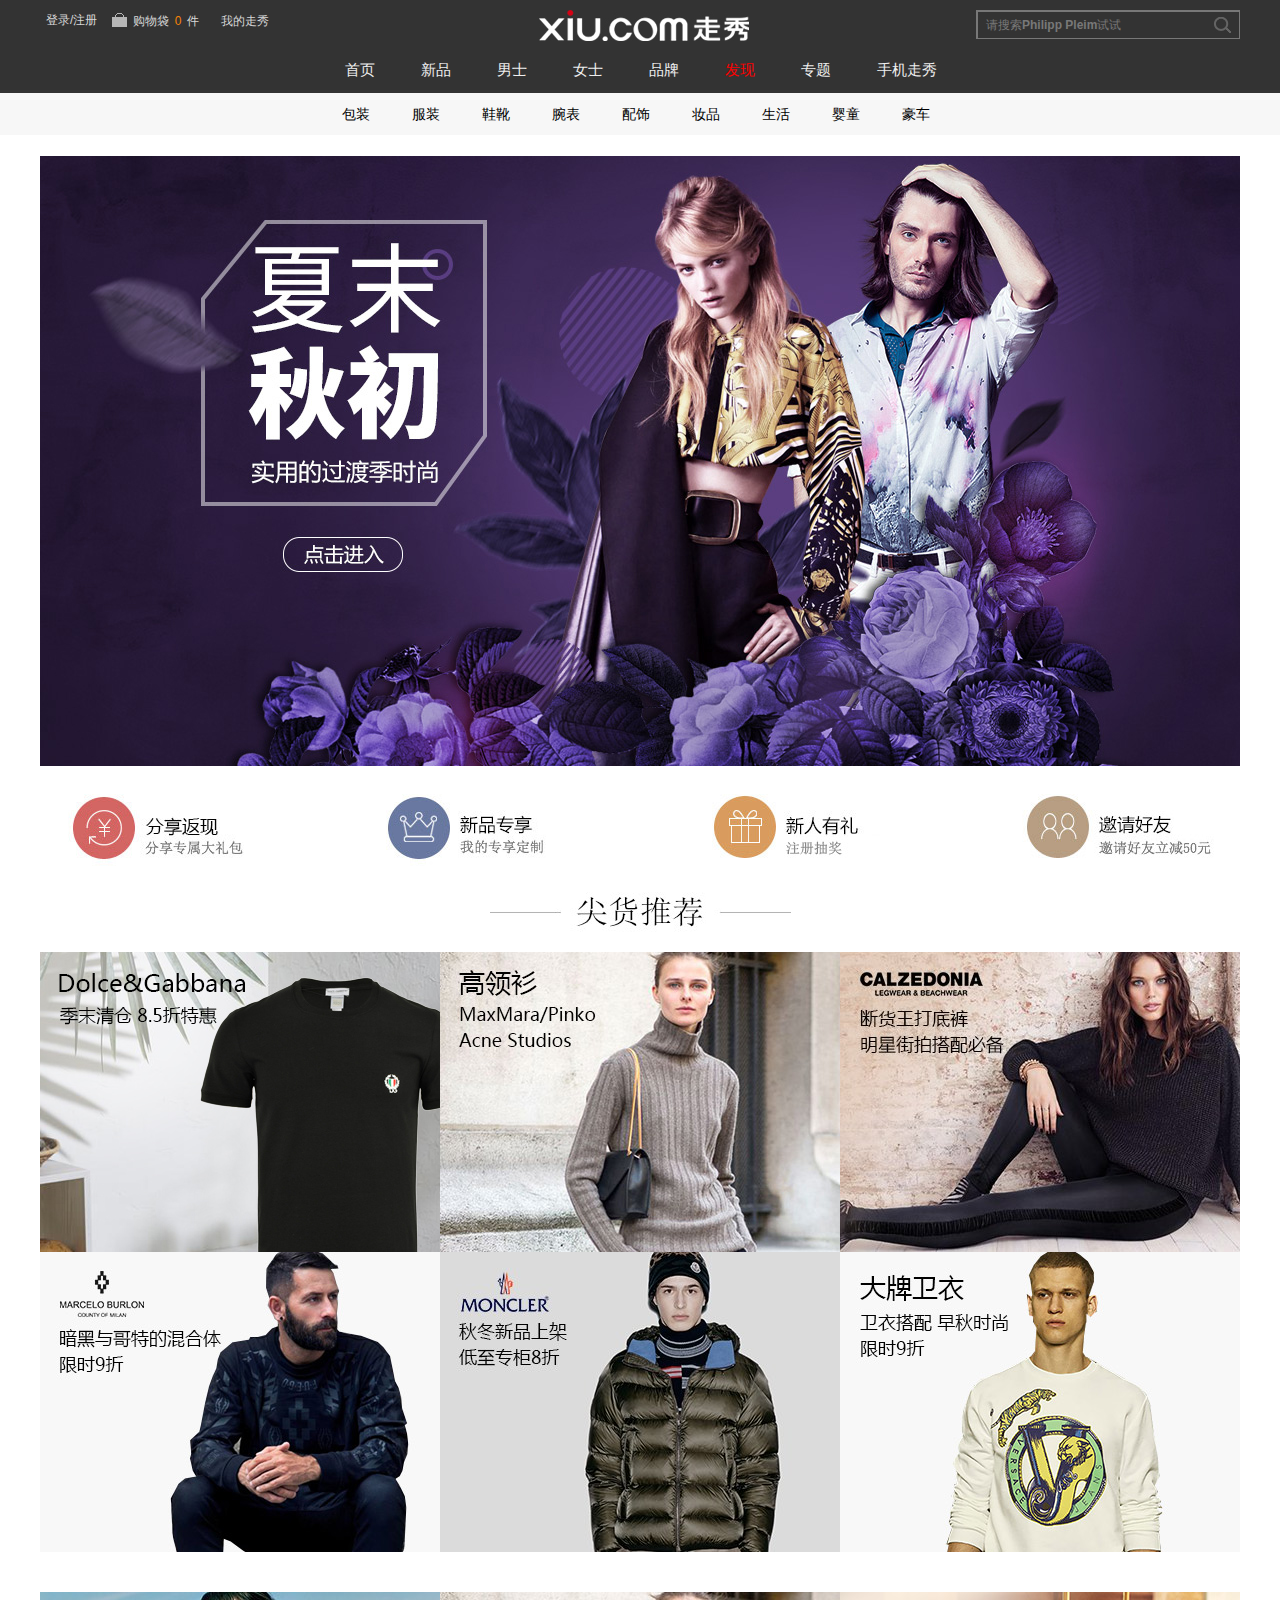
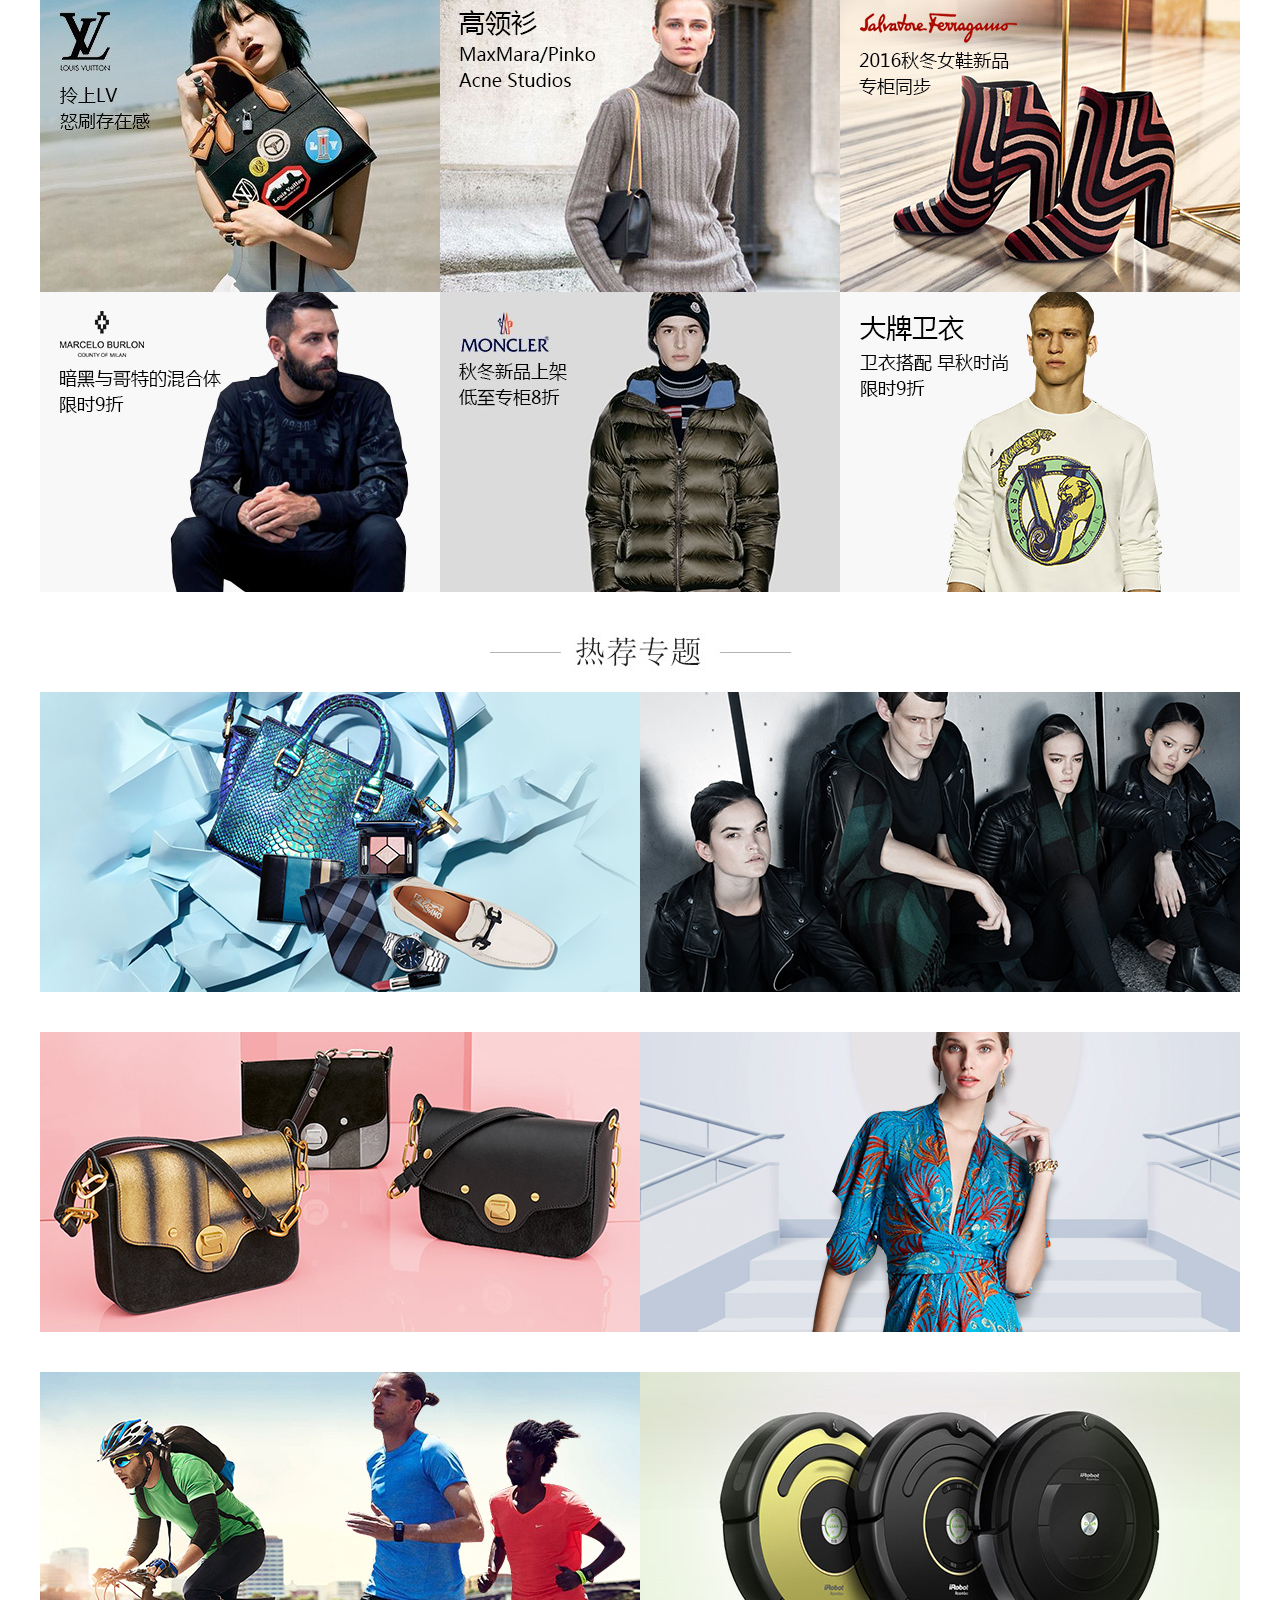
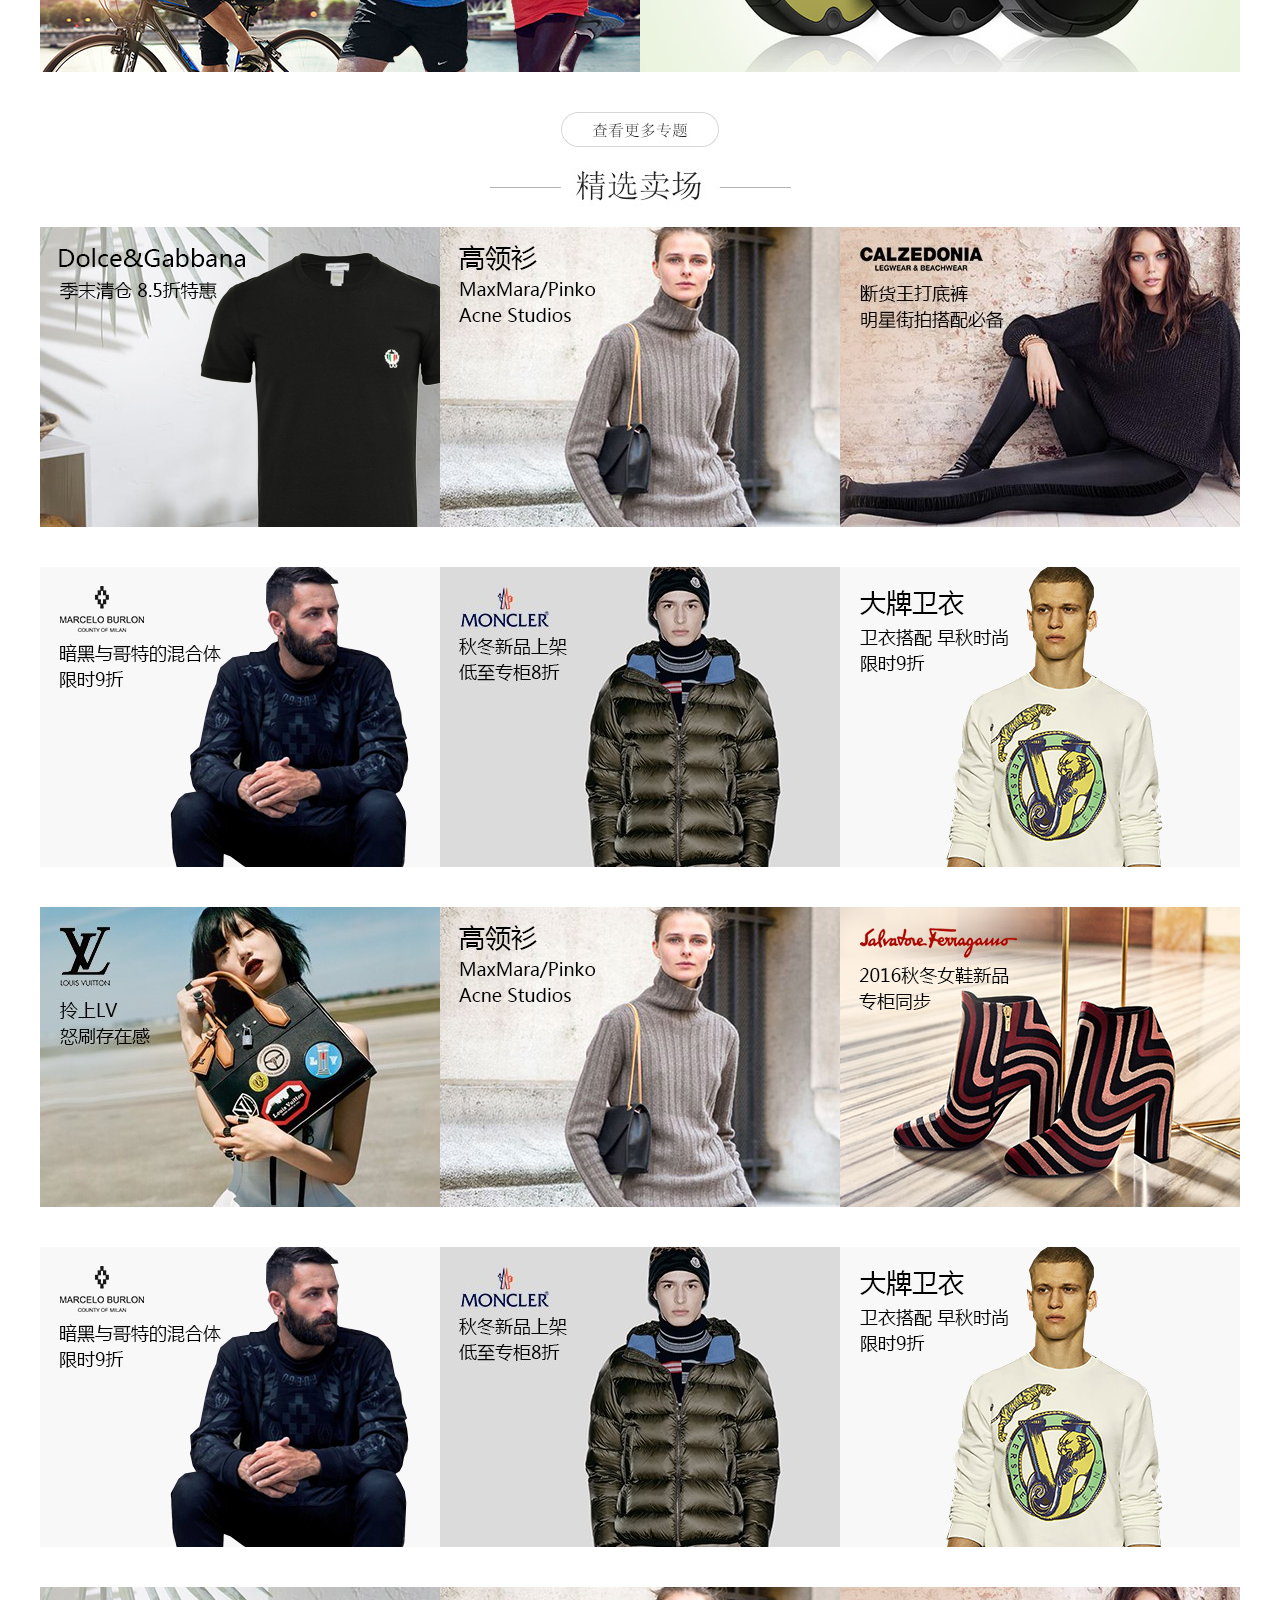
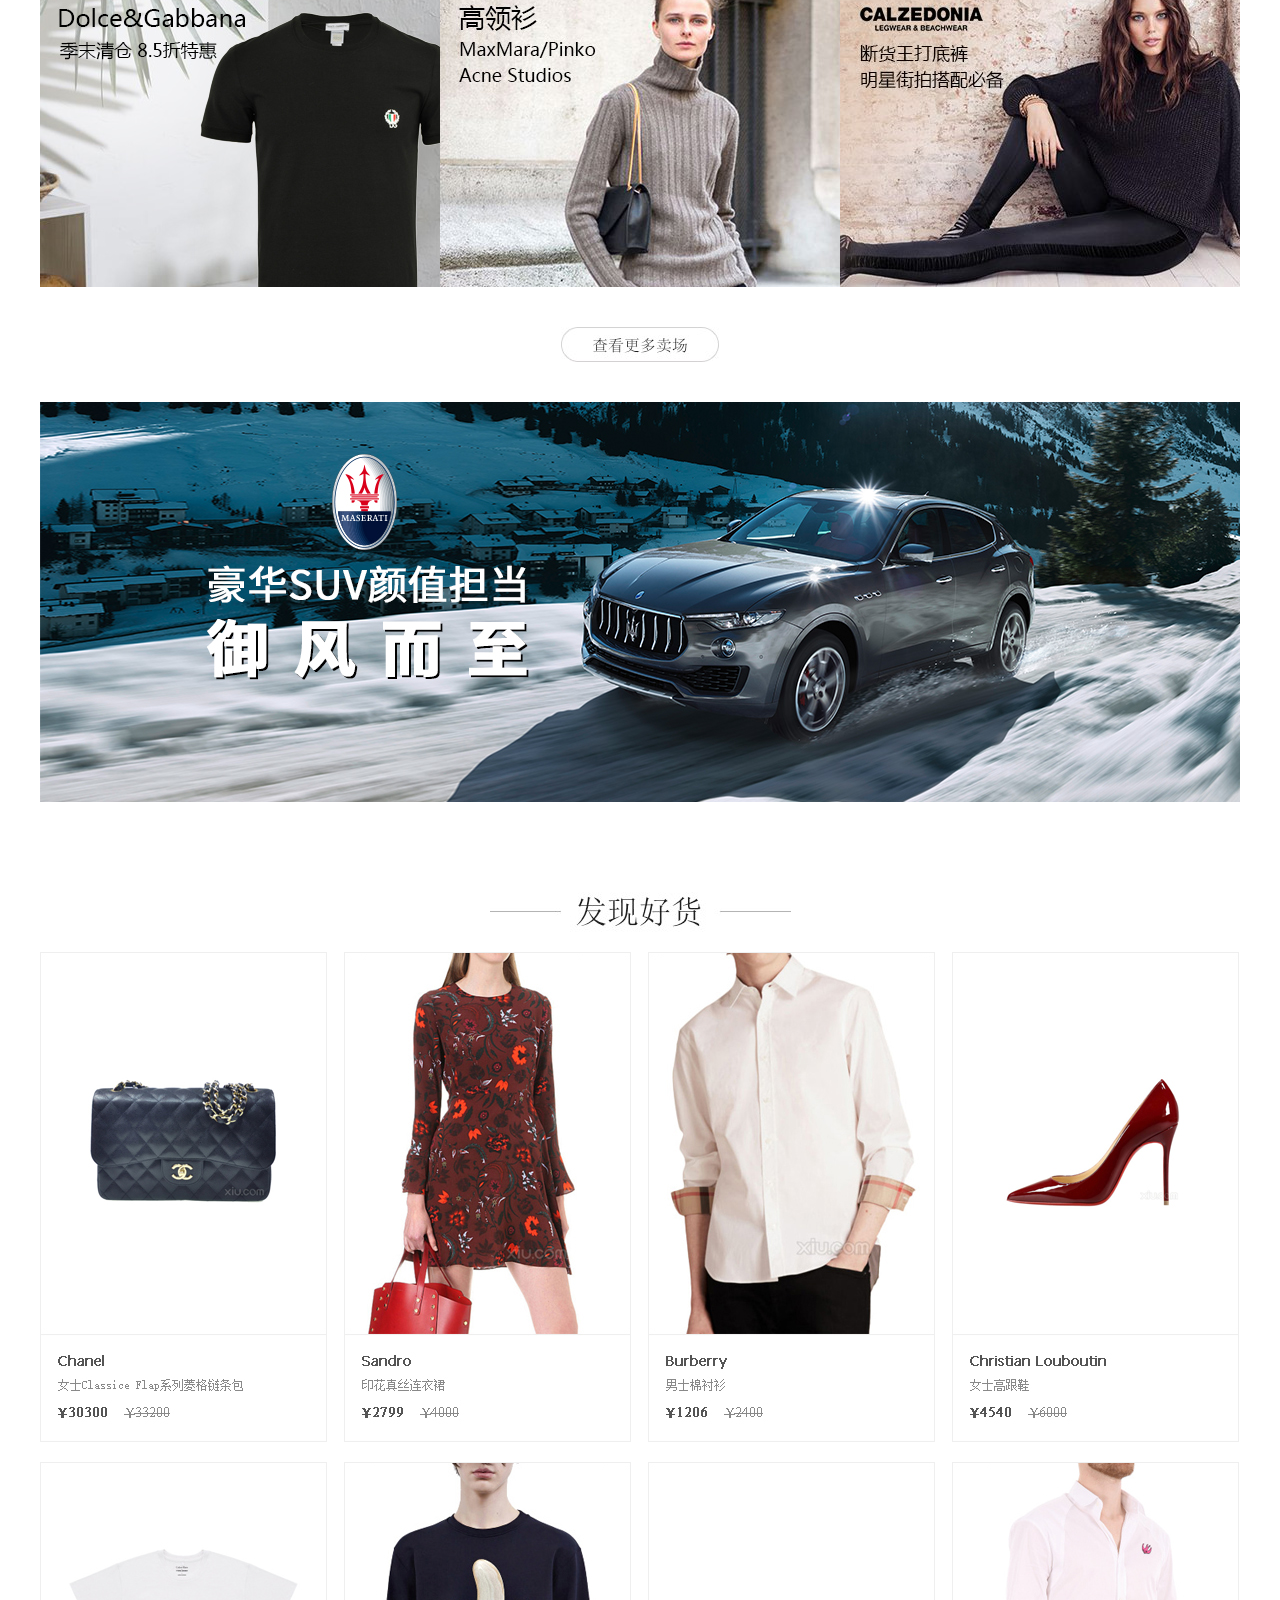
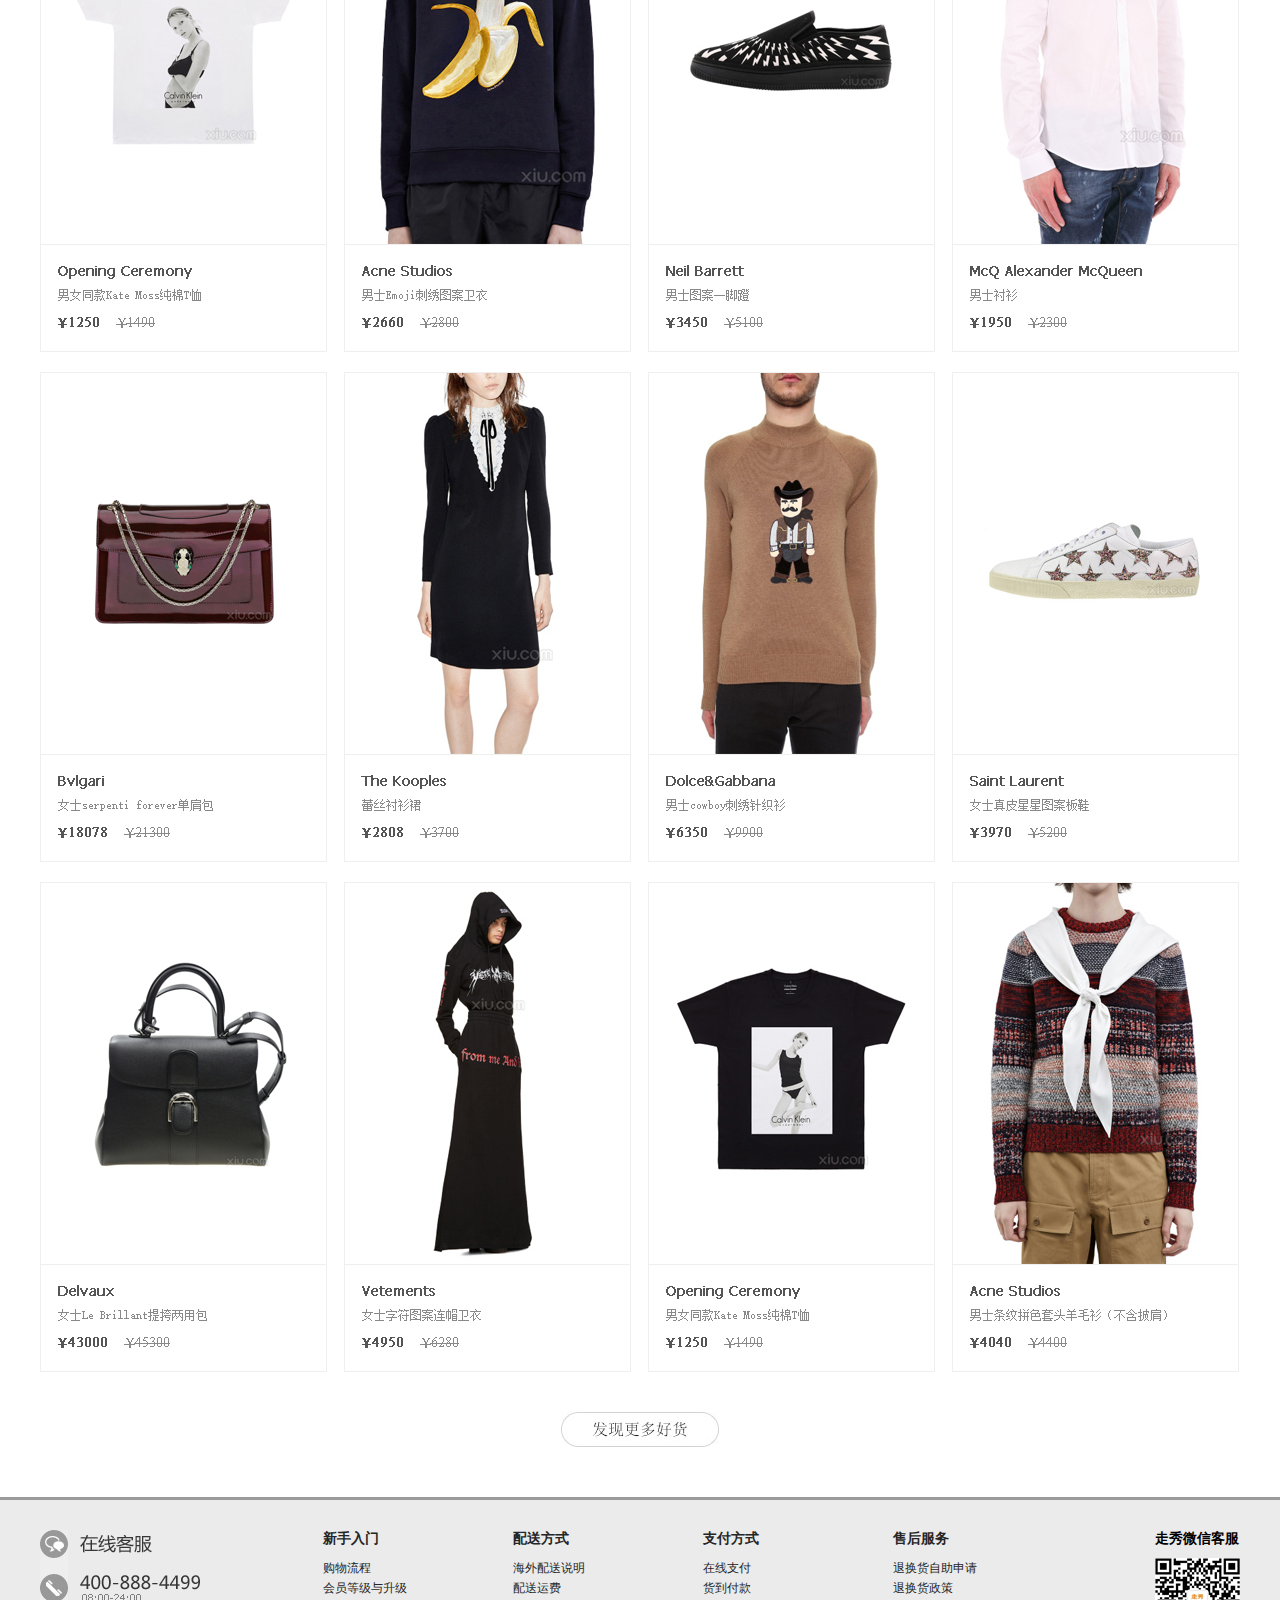
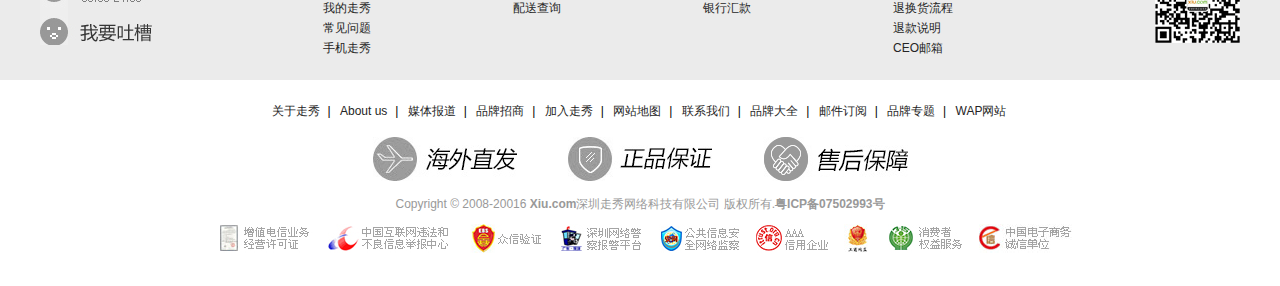
<file: index.html>
<!doctype html>
<html>
<head>
	<meta charset = 'utf-8' />
	<title>主页</title>
	<link rel="stylesheet" type="text/css" href="css/common.css" />
	<link rel="stylesheet" type="text/css" href="css/index.css" />
	<script type="text/javascript" src="js/jquery-1.12.4.min.js"></script>
	<script type="text/javascript" src="js/common.js"></script>
	<script type="text/javascript" src="js/index.js"></script>
</head>
<body>
	<!-- 头部 开始 -->
	<div class="topbox">
		<div class="top">
			<div class="header">
				<ul class="toplink">
					<li>
						<a class="login" href="html/login.html">登录/注册</a>
					</li>
					<li class="mybag_li">
						<a class="mybag" href="html/cart.html">购物袋<font class="count"> 0 </font>件</a>
						<div class="mybag_info">
							<p>购物袋暂时没有商品！</p>
						</div>
					</li>
					<li class="myshow_li">
						<a class="myshow" href="javascript:;">我的走秀</a>
						<div class="myshow-list">
							<a href="javascript:;">我的订单</a>
							<a href="javascript:;">自助退货</a>
							<a href="javascript:;">我的收藏</a>
							<a href="javascript:;">帮助中心</a>
							<a href="javascript:;">全部收藏</a>
						</div>
					</li>
				</ul>
				<div class="logo">
					<a href="javascript:;"><img src="images/logo.jpg" /></a>
				</div>
				<form class="search-form">
					<div class="search">
						<input class="txt" type="text" value="" /><label>请搜索<b>Philipp Pleim</b>试试</label>
						<input class="btn" type="button" />
					</div>
				</form>
			</div>
			<div class="nav">
				<ul>
					<li><a href="index.html"><span>首页</span></a></li>
					<li><a href="javascript:;"><span>新品</span></a></li>
					<li><a href="html/man.html"><span>男士</span></a></li>
					<li><a href="javascript:;"><span>女士</span></a></li>
					<li><a href="javascript:;"><span>品牌</span></a></li>
					<li class="hot"><a href="javascript:;"><span>发现</span></a></li>
					<li><a href="javascript:;"><span>专题</span></a></li>
					<li><a href="javascript:;"><span>手机走秀</span></a></li>
				</ul>
			</div>
		</div>
	</div>
	<!-- 头部 结束 -->


	<!-- 菜单 开始 -->
	<div class="menubox">
		<ul class="menu">
			<li>
				<a href="JavaScript:;"><span>包装</span></a><i></i>
				<div class="submenu">

				</div>
			</li>
			<li><a href="JavaScript:;"><span>服装</span></a><i></i>
				<div class="submenu">

				</div>
			</li>
			<li><a href="JavaScript:;"><span>鞋靴</span></a><i></i>
				<div class="submenu">

				</div>
			</li>
			<li><a href="html/detail.html"><span>腕表</span></a><i></i>
				<div class="submenu">

				</div>
			</li>
			<li><a href="JavaScript:;"><span>配饰</span></a><i></i>
				<div class="submenu">

				</div>
			</li>
			<li><a href="JavaScript:;"><span>妆品</span></a><i></i>
				<div class="submenu">

				</div>
			</li>
			<li><a href="JavaScript:;"><span>生活</span></a><i></i>
				<div class="submenu">

				</div>
			</li>
			<li><a href="JavaScript:;"><span>婴童</span></a><i></i>
				<div class="submenu">

				</div>
			</li>
			<li><a href="JavaScript:;"><span>豪车</span></a><i></i>
				<div class="submenu">

				</div>
			</li>
		</ul>
	</div>
	<!-- 菜单 结束 -->


	<!-- 广告 开始 -->
	<div class="banner">
		<img src="images/banner.jpg" />
	</div>
	<!-- 广告 结束 -->


	<!-- 快速链接 开始 -->
	<div class="shortcut">
		<a class="share_return" href="javascript:;"></a>
		<a class="new_own" href="javascript:;"></a>
		<a class="new_gift" href="javascript:;"></a>
		<a class="invite_friend" href="javascript:;"></a>
	</div>
	<!-- 快速链接 结束 -->


	<!-- 内容开始 -->
	<div class="content">
		<!-- 尖货推荐 开始 -->
		<div class="common recomend_best">
			<h3><img src="images/goods_t.jpg" /></h3>
			<ul>
				<li><a href="javascript:;"><img src="images/goods_a1.jpg" /></a></li>
				<li><a href="javascript:;"><img src="images/goods_a2.jpg" /></a></li>
				<li><a href="javascript:;"><img src="images/goods_a3.jpg" /></a></li>
				<li><a href="javascript:;"><img src="images/goods_a4.jpg" /></a></li>
				<li><a href="javascript:;"><img src="images/goods_a5.jpg" /></a></li>
				<li><a href="javascript:;"><img src="images/goods_a6.jpg" /></a></li>
			</ul>
			<ul>
				<li><a href="javascript:;"><img src="images/goods_b1.jpg" /></a></li>
				<li><a href="javascript:;"><img src="images/goods_a2.jpg" /></a></li>
				<li><a href="javascript:;"><img src="images/goods_b3.jpg" /></a></li>
				<li><a href="javascript:;"><img src="images/goods_a4.jpg" /></a></li>
				<li><a href="javascript:;"><img src="images/goods_a5.jpg" /></a></li>
				<li><a href="javascript:;"><img src="images/goods_a6.jpg" /></a></li>
			</ul>
		</div>
		<!-- 尖货推荐 结束 -->


		<!-- 热荐专题 开始 -->
		<div class="common hot_topic">
			<h3><img src="images/hot_topic.jpg" /></h3>
			<ul>
				<li><a href="javascript:;"><img src="images/beats_06.jpg" /></a></li>
				<li><a href="javascript:;"><img src="images/beats_01.jpg" /></a></li>
			</ul>
			<ul>
				<li><a href="javascript:;"><img src="images/beats_03.jpg" /></a></li>
				<li><a href="javascript:;"><img src="images/beats_04.jpg" /></a></li>
			</ul>
			<ul>
				<li><a href="javascript:;"><img src="images/beats_02.jpg" /></a></li>
				<li><a href="javascript:;"><img src="images/beats_05.jpg" /></a></li>
			</ul>
			<h3 class="more">
				<a href="javascript:;"><img src="images/more.jpg" /></a>
			</h3>
		</div>
		<!-- 热荐专题 结束 -->


		<!-- 精选卖场 开始 -->
		<div class="common sift_store">
			<h3><img src="images/sift_store.jpg" /></h3>
			<ul>
				<li><a href="javascript:;"><img src="images/goods_a1.jpg" /></a></li>
				<li><a href="javascript:;"><img src="images/goods_a2.jpg" /></a></li>
				<li><a href="javascript:;"><img src="images/goods_a3.jpg" /></a></li>
			</ul>
			<ul>
				<li><a href="javascript:;"><img src="images/goods_a4.jpg" /></a></li>
				<li><a href="javascript:;"><img src="images/goods_a5.jpg" /></a></li>
				<li><a href="javascript:;"><img src="images/goods_a6.jpg" /></a></li>
			</ul>
			<ul>
				<li><a href="javascript:;"><img src="images/goods_b1.jpg" /></a></li>
				<li><a href="javascript:;"><img src="images/goods_a2.jpg" /></a></li>
				<li><a href="javascript:;"><img src="images/goods_b3.jpg" /></a></li>
			</ul>
			<ul>
				<li><a href="javascript:;"><img src="images/goods_a4.jpg" /></a></li>
				<li><a href="javascript:;"><img src="images/goods_a5.jpg" /></a></li>
				<li><a href="javascript:;"><img src="images/goods_a6.jpg" /></a></li>
			</ul>		
			<ul>
				<li><a href="javascript:;"><img src="images/goods_a1.jpg" /></a></li>
				<li><a href="javascript:;"><img src="images/goods_a2.jpg" /></a></li>
				<li><a href="javascript:;"><img src="images/goods_a3.jpg" /></a></li>
			</ul>
			<h3 class="more">
				<a href="javascript:;"><img src="images/morestore.jpg" /></a>
			</h3>
		</div>
		<!-- 精选卖场 结束 -->


		<!-- 豪车 开始 -->
			<div class="common auto">
			<!-- <h3><img src="images/sift_store.jpg" /></h3> -->
			<ul>
				<li><a href="javascript:;"><img src="images/auto.jpg" /></a></li>
			</ul>
	<!-- 		<h3 class="more">
				<a href="javascript:;"><img src="images/morestore.jpg" /></a>
			</h3> -->
		</div>
		<!-- 豪车 结束 -->


		<!-- 发现好货 开始 -->
		<div class="common find_good">
			<h3><img src="images/found_t.jpg" /></h3>
			<ul>
				<li><a href="javascript:;"><img src="images/20160827_001.jpg" /><span></span></a></li>
				<li><a href="javascript:;"><img src="images/20160829_002.jpg" /><span></span></a></li>
				<li><a href="javascript:;"><img src="images/20160829_003.jpg" /><span></span></a></li>
				<li class="right"><a href="javascript:;"><img src="images/20160827_004.jpg" /><span></span></a></li>
				<li><a href="javascript:;"><img src="images/20160827_005.jpg" /><span></span></a></li>
				<li><a href="javascript:;"><img src="images/20160827_006.jpg" /><span></span></a></li>
				<li><a href="javascript:;"><img src="images/20160827_007.jpg" /><span></span></a></li>
				<li class="right"><a href="javascript:;"><img src="images/20160827_008.jpg" /><span></span></a></li>
				<li><a href="javascript:;"><img src="images/20160829_009.jpg" /><span></span></a></li>
				<li><a href="javascript:;"><img src="images/20160829_010.jpg" /><span></span></a></li>
				<li><a href="javascript:;"><img src="images/20160827_011.jpg" /><span></span></a></li>
				<li class="right"><a href="javascript:;"><img src="images/20160827_012.jpg" /><span></span></a></li>
				<li><a href="javascript:;"><img src="images/20160827_013.jpg" /><span></span></a></li>
				<li><a href="javascript:;"><img src="images/20160827_014.jpg" /><span></span></a></li>
				<li><a href="javascript:;"><img src="images/20160827_015.jpg" /><span></span></a></li>
				<li class="right"><a href="javascript:;"><img src="images/20160827_016.jpg" /><span></span></a></li>
			</ul>
			<h3 class="more">
				<a href="javascript:;"><img src="images/found_m.jpg" /></a>
			</h3>
		</div>
		<!-- 发现好货 结束 -->
	</div>
	<!-- 内容 结束 -->


	<!-- 服务 开始-->
	<div class="service_box">
		<div class="service">
			<div class="connect">
				<a class="customer_service" href="javascript:;"></a>
				<p class="number"></p>
				<a class="speak_cao" href="javascript:;"></a>
			</div>
			<dl class="service_list">
				<dt>新手入门</dt>
				<dd><a href="javascript:;">购物流程</a></dd>
				<dd><a href="javascript:;">会员等级与升级</a></dd>
				<dd><a href="javascript:;">我的走秀</a></dd>
				<dd><a href="javascript:;">常见问题</a></dd>
				<dd><a href="javascript:;">手机走秀</a></dd>
			</dl>
			<dl class="service_list">
				<dt>配送方式</dt>
				<dd><a href="javascript:;">海外配送说明</a></dd>
				<dd><a href="javascript:;">配送运费</a></dd>
				<dd><a href="javascript:;">配送查询</a></dd>
			</dl>
			<dl class="service_list">
				<dt>支付方式</dt>
				<dd><a href="javascript:;">在线支付</a></dd>
				<dd><a href="javascript:;">货到付款</a></dd>
				<dd><a href="javascript:;">银行汇款</a></dd>
			</dl>
			<dl class="service_list">
				<dt>售后服务</dt>
				<dd><a href="javascript:;">退换货自助申请</a></dd>
				<dd><a href="javascript:;">退换货政策</a></dd>
				<dd><a href="javascript:;">退换货流程</a></dd>
				<dd><a href="javascript:;">退款说明</a></dd>
				<dd><a href="javascript:;">CEO邮箱</a></dd>
			</dl>
			<dl class="two_code">
				<dt>走秀微信客服</dt>
				<dd></dd>
			</dl>
		</div>
	</div>
	<!-- 服务 结束 -->


	<!-- 脚部 开始 -->
	<div class="footerbox">
		<div class="footer">
			<div class="footer_link">
				<ul>
					<li><a href="javascript:;">关于走秀</a>|</li>
					<li><a href="javascript:;">About us</a>|</li>
					<li><a href="javascript:;">媒体报道</a>|</li>
					<li><a href="javascript:;">品牌招商</a>|</li>
					<li><a href="javascript:;">加入走秀</a>|</li>
					<li><a href="javascript:;">网站地图</a>|</li>
					<li><a href="javascript:;">联系我们</a>|</li>
					<li><a href="javascript:;">品牌大全</a>|</li>
					<li><a href="javascript:;">邮件订阅</a>|</li>
					<li><a href="javascript:;">品牌专题</a>|</li>
					<li><a href="javascript:;">WAP网站</a></li>
				</ul>
			</div>
			<div class="footer_btn">
				<a class="btn_1" href="javascript:;"></a>
				<a class="btn_2" href="javascript:;"></a>
				<a class="btn_3" href="javascript:;"></a>
			</div>
			<div class="copyright">
				<p>Copyright &copy; 2008-20016 <a href="javascipt:;">Xiu.com</a>深圳走秀网络科技有限公司 版权所有.<a href="javascipt:;">粤ICP备07502993号</a></p>
			</div>
			<div class="img_link">
				<a href="javascript:;"><img src="images/c_01.jpg" /></a>
				<a href="javascript:;"><img src="images/c_02.jpg" /></a>
				<a href="javascript:;"><img src="images/c_03.jpg" /></a>
				<a href="javascript:;"><img src="images/c_04.jpg" /></a>
				<a href="javascript:;"><img src="images/c_05.jpg" /></a>
				<a href="javascript:;"><img src="images/c_06.jpg" /></a>
				<a href="javascript:;"><img src="images/c_08.jpg" /></a>
				<a href="javascript:;"><img src="images/c_09.jpg" /></a>
				<a href="javascript:;"><img src="images/c_10.jpg" /></a>
			</div>
		</div>
	</div>
	<!-- 脚部 结束 -->
</body>
</html>
</file>
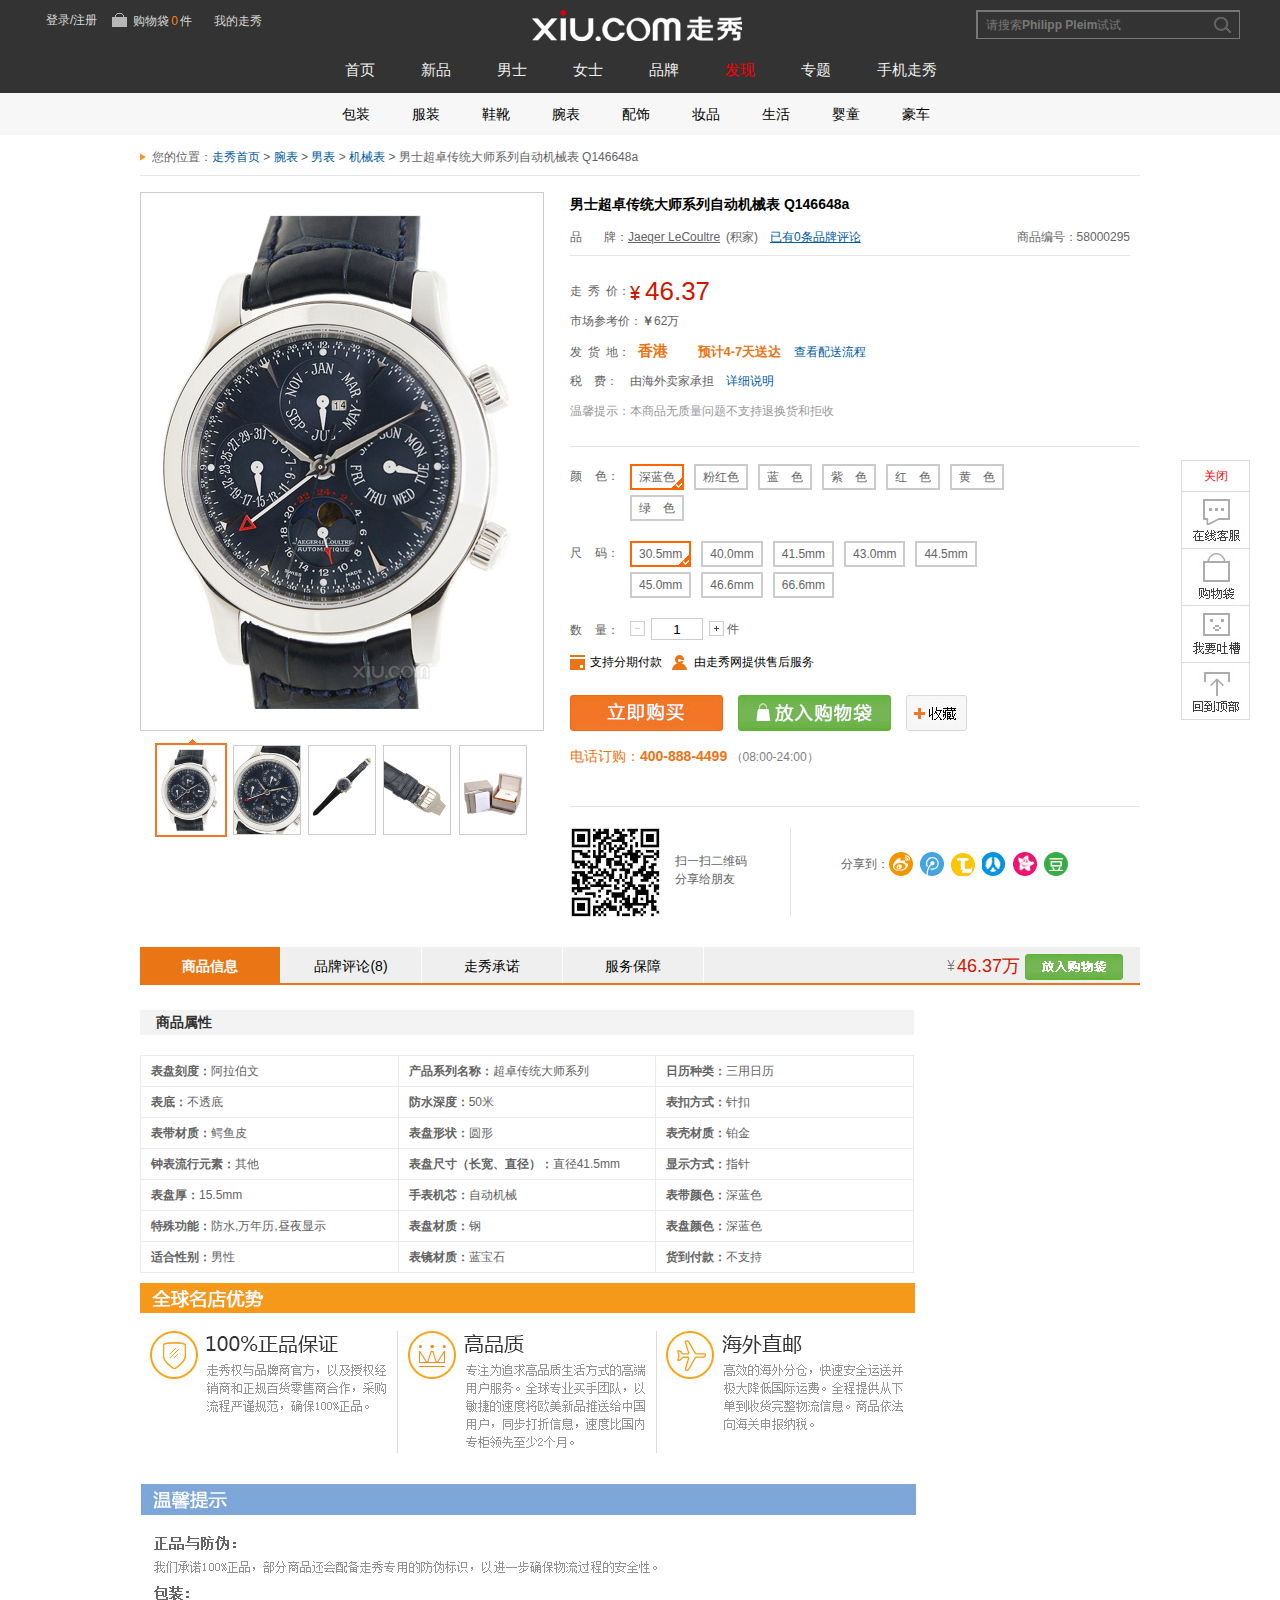
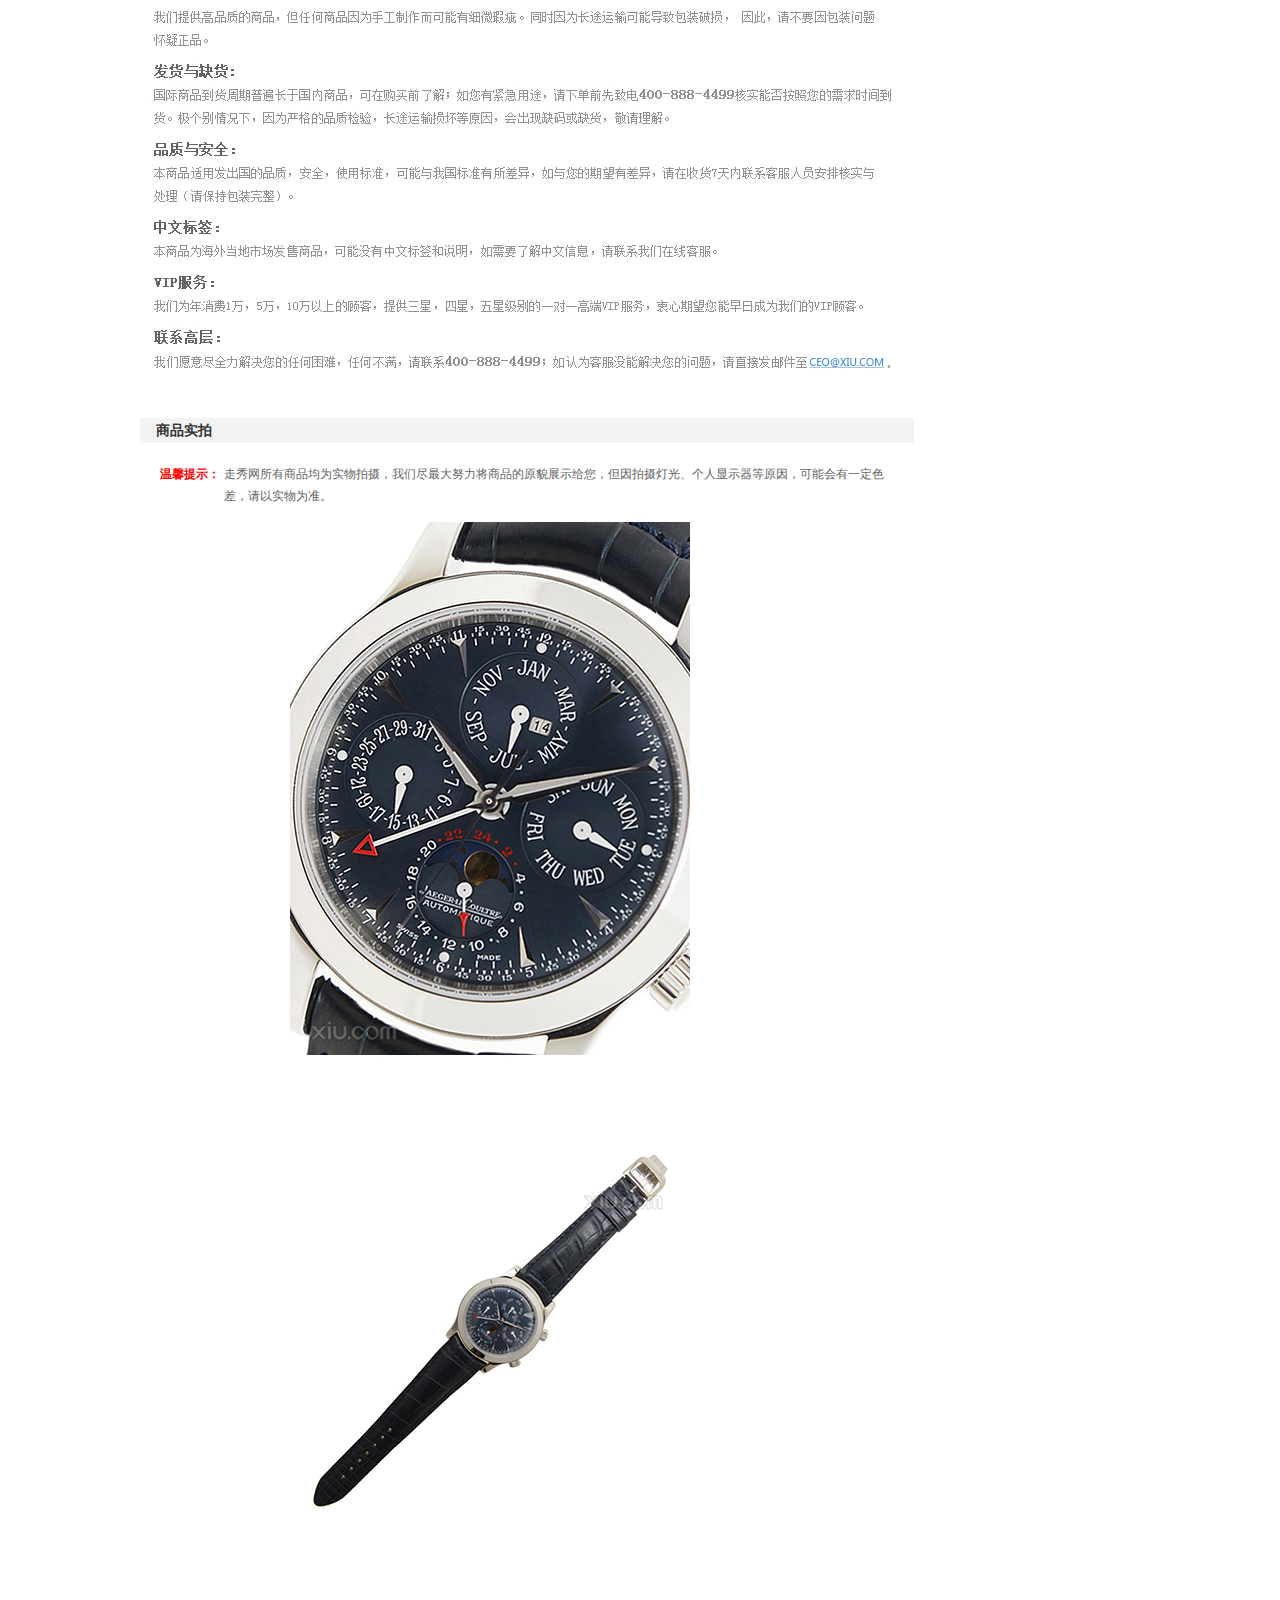
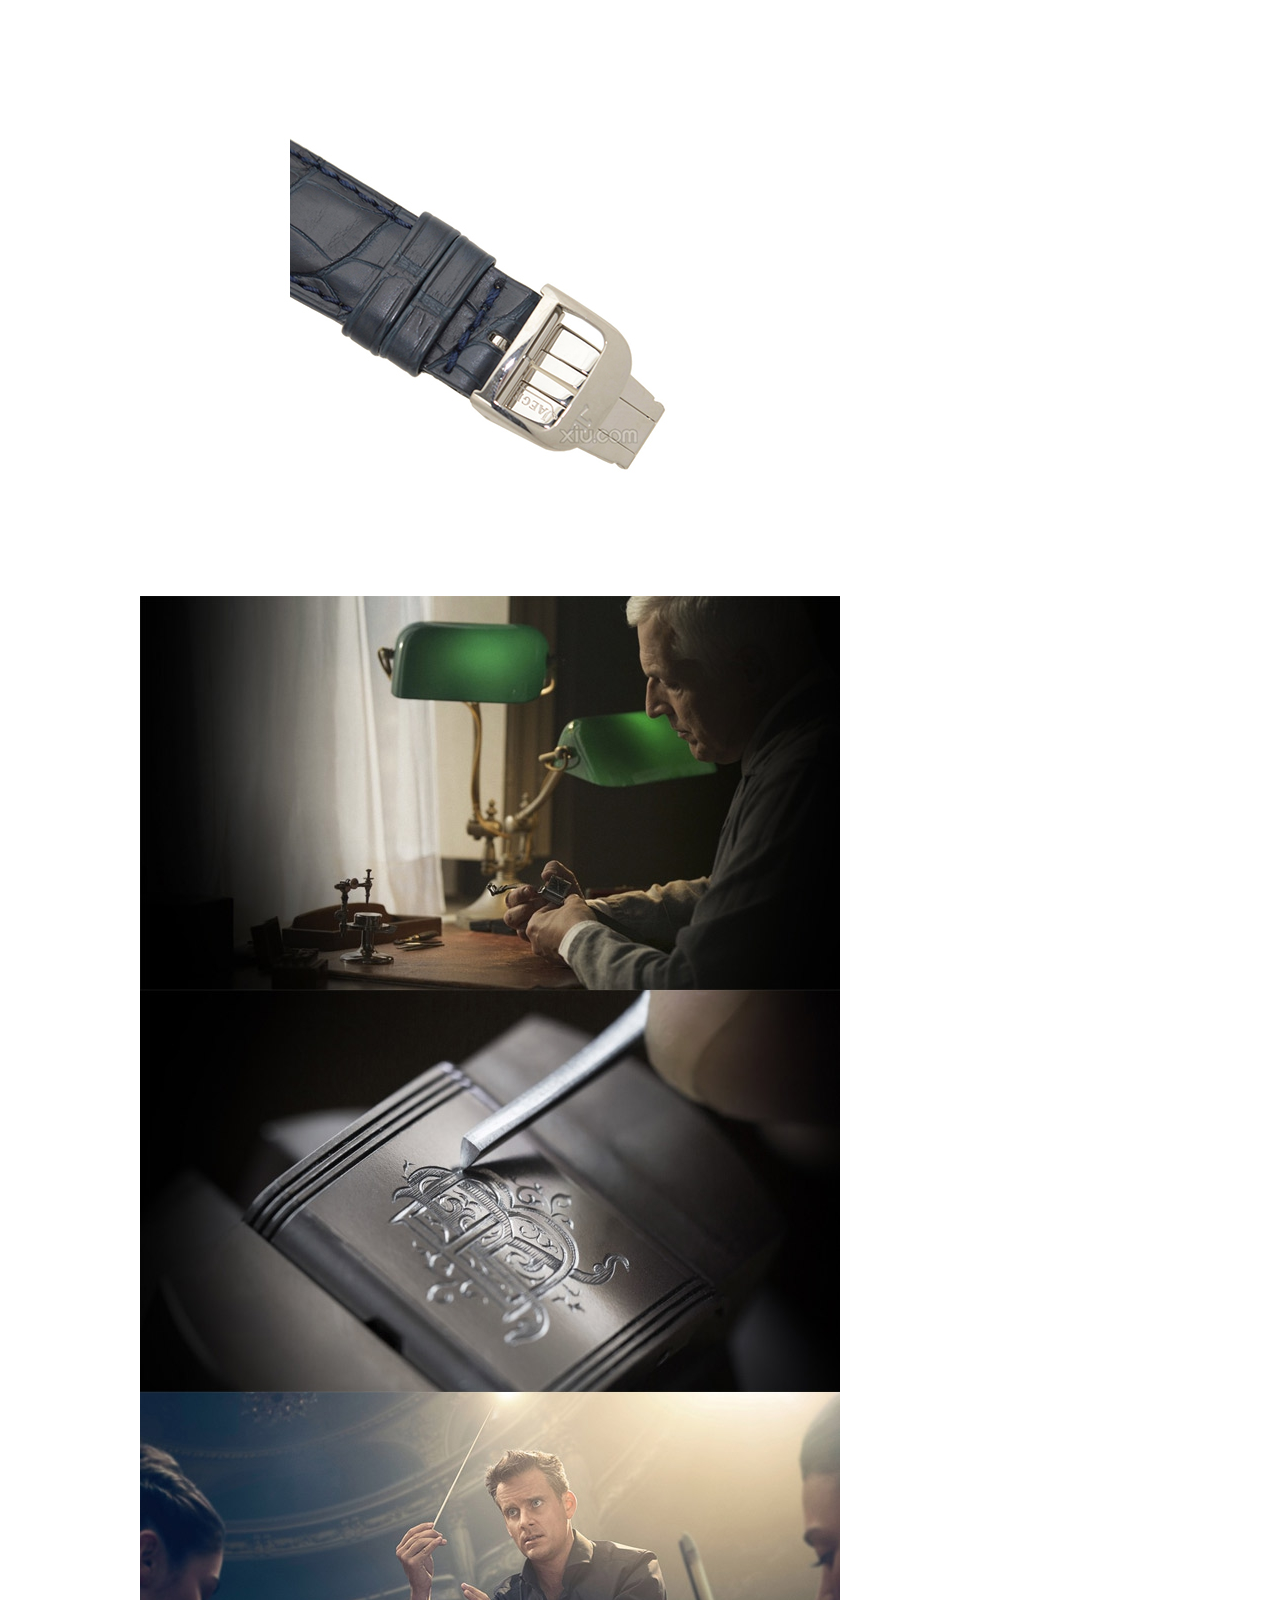
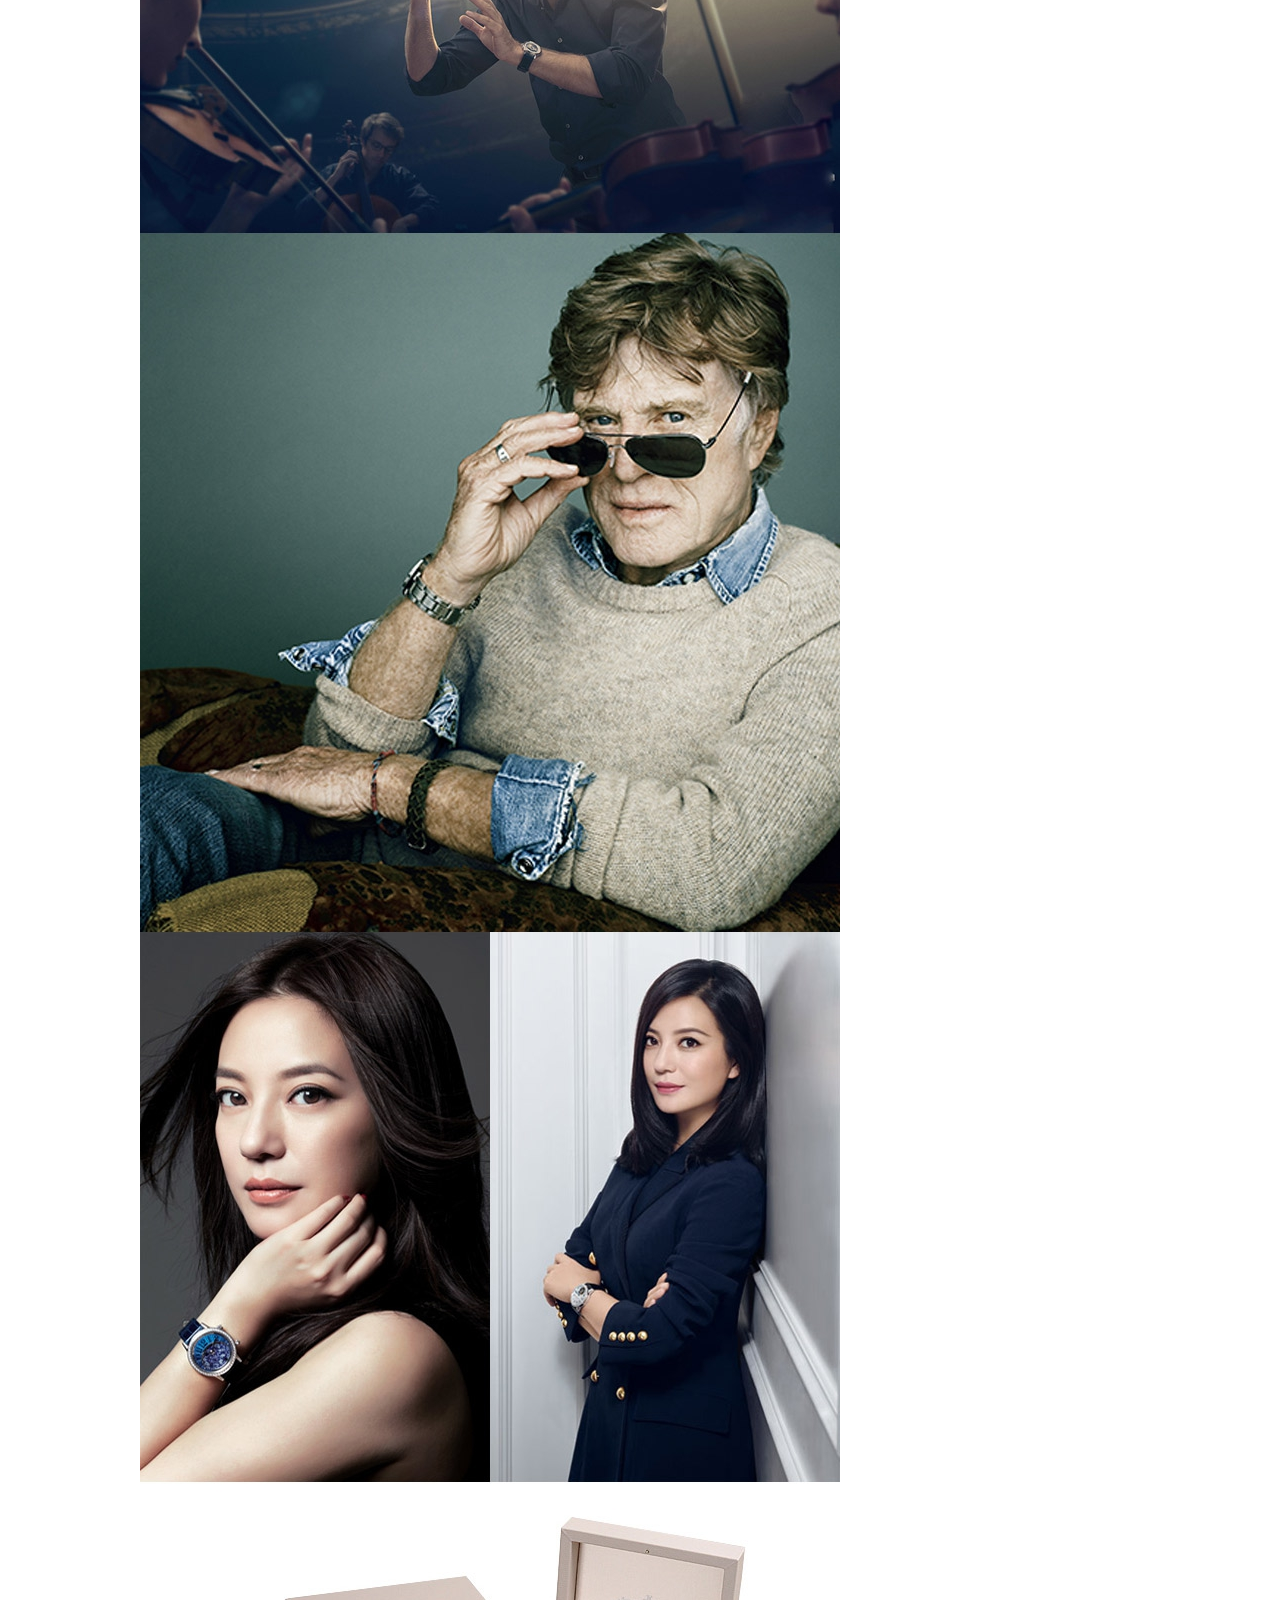
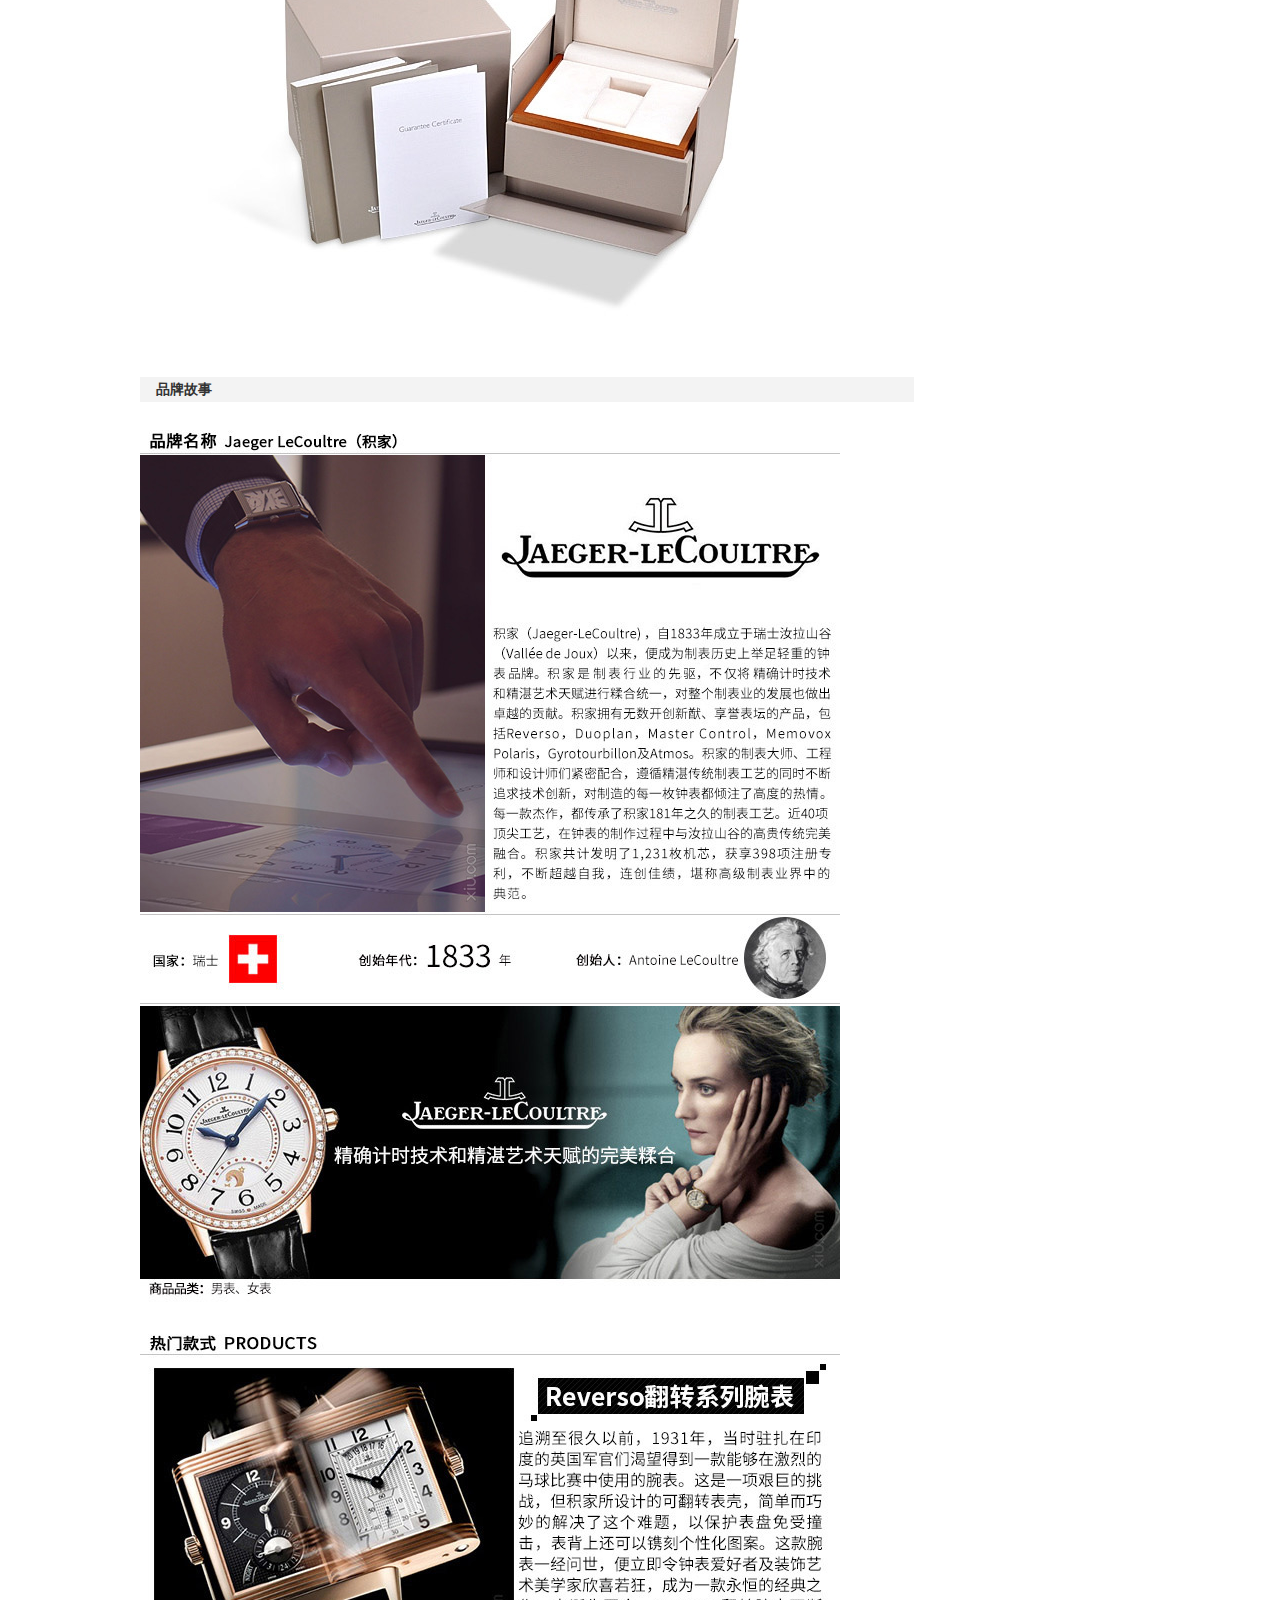
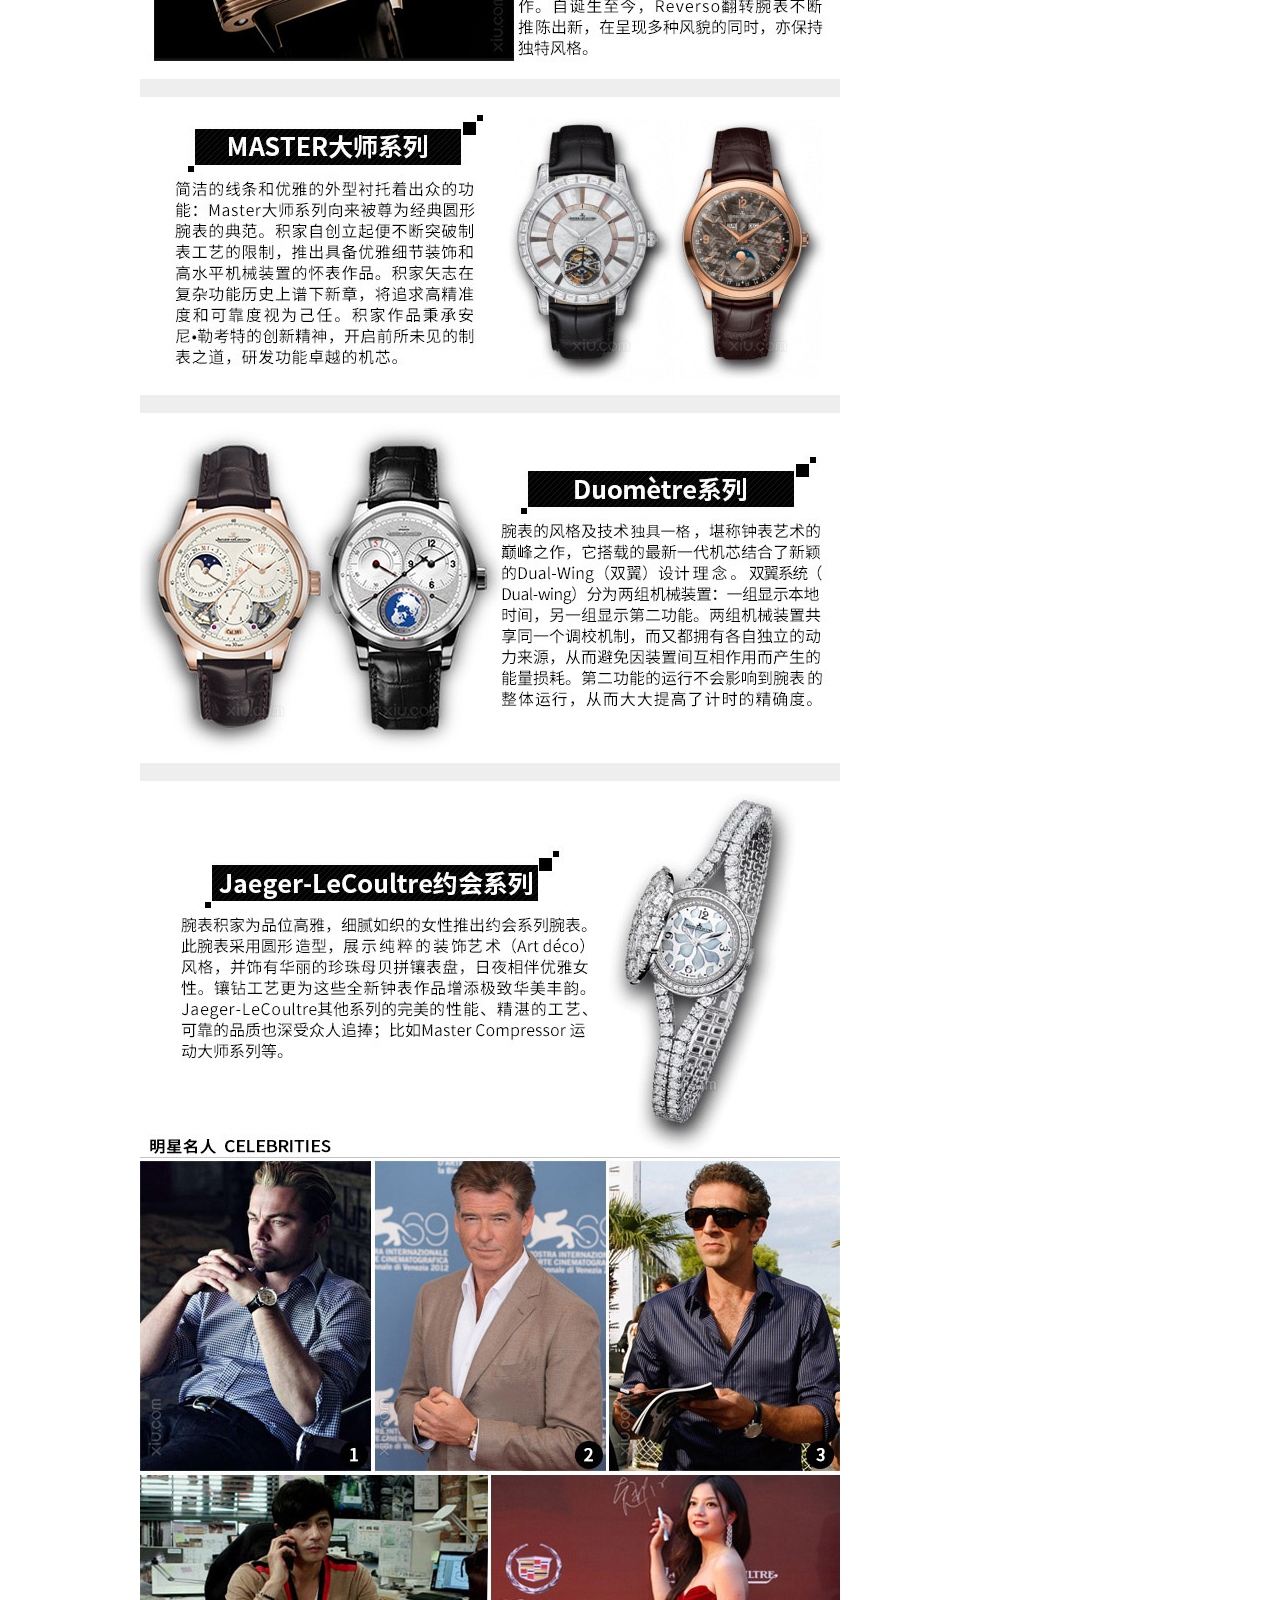
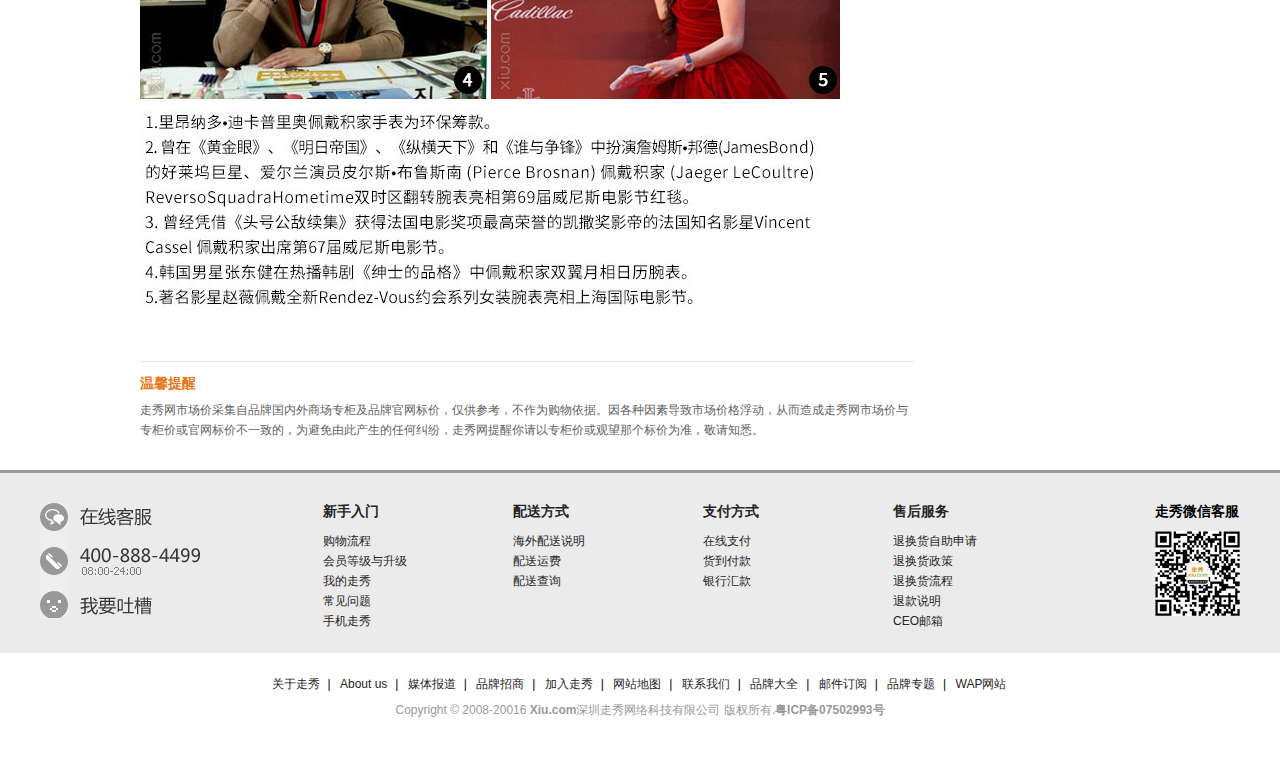
<file: html/cart.html>
﻿<!doctype html>
<html>
<head>
	<meta charset = 'utf-8' />
	<title>购物车</title>
	<link rel="stylesheet" type="text/css" href="../css/common.css" />
	<link rel="stylesheet" type="text/css" href="../css/cart.css" />
	<script type="text/javascript" src="../js/jquery-1.12.4.min.js"></script>
	<script type="text/javascript" src="../js/jquery.cookie.js"></script>
	<script type="text/javascript" src="../js/cart.js"></script>
</head>
<body>
	<!-- 头部 -->
	<div class="cart_top">
		<div class="cart_log">
			<a href="../index.html"></a>
		</div>
		<div class="cart_txt">
			<p class="p1">客服热线(免长途费): <b>400-888-4499</b>&ensp;&ensp;<a href="javascript:;">在线客服</a></p>
			<p>欢迎光临走秀网！xiu_1013504262919&ensp;&ensp;<a class="exit" href="javascript:;">[ 退出 ] </a><a href="javascript:;">[ 我的走秀 ] </a>| <a href="javascript:;">帮助中心</a></p>
		</div>
	</div>

	<!--  -->
	<div class="my_cart">
		<div class="shop_list">
			<ul>
				<li class="sli_bg"><span class="sli_on"></span>1.我的购物袋</li>
				<li><span class="sli_of"></span>2.填写并核对订单信息</li>
				<li>3.成功提交订单</li>
			</ul>
		</div>
	</div>

	<!-- table -->
	<div class="shopping_cart">
		<div class="cart_table">
			<table>
				<tbody>
					<tr class="first_tr">
						<th width="80"><label><input class="check_all" style="vertical-align:middle;margin-right:2px;" type="checkbox" checked="true" class="checkall" />全选</label></th>
						<th width="358">商品</th>
						<th width="120">购买价(元)</th>
						<th width="130">小计(元)</th>
						<th width="130">数量</th>
						<th width="130">操作</th>
					</tr>

					<tr class="goods_info"  style="display:none;">
						<td class="td_checkbox"><input class="isCheck" type="checkbox" checked="true" /></td>
						<td class="td_goods">
							<a style="float:left" href="javascript:;"><img src="../images/cart_goods2.jpg"></a>
							<div style="float:left;text-align:left;padding:10px;">
								<span class="goods_brand">Jaeqer LeCoultre</span><br>
								<span class="goods_name">男士超卓传统大师系列自动机械表</span><br>
								<span class="color_size">颜色: <font class="goods_color"></font>&ensp;&ensp;&ensp;&ensp;尺码: <font class="goods_size"></font></span>
							</div>
						</td>
						<td class="td_price"><p>￥ <span class="price">0</span></p></td>
						<td class="td_allyuan"><font>￥ <span class="small_total">0</span></font></td>
						<td class="td_num">
							<a class="down" href="javascript:;">-</a>
							<input class="goods_num" type="text" value="1" style="text-align:center;" />
							<a class="up" href="javascript:;">+</a>
						</td>
						<td class="td_del"><a href="javascript:;">移至收藏夹</a><br><br><a class="del_row" href="javascript:;">删除</a></td>	
					</tr>
				</tbody>
			</table>
		</div>
		<div class="cart_bill">
			<div class="choice_all">
				<label><input class="check_all" type="checkbox" checked="cheched" /> 全选</label>
			</div>
			<div class="cart_del">
				<a id="del" href="javascript:;">删除</a>
				<a id="clear" href="javascript:;">清楚失效商品</a>
				<a id="moveto" href="javascript:;">移至收藏夹</a>
			</div>
			<div class="go_buy">
				<div class="div_1">已选商品<span> 1 </span>件</div>
				<div class="div_2">总计(不含运费)：&nbsp;<span>¥&nbsp;<span id="money">&nbsp;0.00 </span></span></div>
				<div class="div_3"><a id="buy" href="order.html"></a></div>
			</div>
		</div>
	</div>

	<!-- may_care -->
	<div class="may_care">
		<h3>您可能感兴趣的商品</h3>
		<ul>
			<li>
				<a class="careimg" href="javascript:;"><img src="../images/care1.jpg" /></a>
				<p>John Devin</p>
				<p><a href="javascript:;">男士秋冬针织衫 680693</a></p>
				<div>走秀价:<b> ¥99 </b></div>
			</li>
			<li>
				<a class="careimg" href="javascript:;"><img src="../images/care4.jpg" /></a>
				<p>Lee</p>
				<p><a href="javascript:;">Lee 男士格子长袖衬衫</a></p>
				<div>走秀价:<b> ¥99 </b></div>
			<li>
				<a class="careimg" href="javascript:;"><img src="../images/care1.jpg" /></a>
				<p>Lee</p>
				<p><a href="javascript:;">Lee 男士 时尚百搭牛仔衬衫</a></p>
				<div>走秀价:<b> ¥99 </b></div>
			</li>
			<li>
				<a class="careimg" href="javascript:;"><img src="../images/care3.jpg" /></a>
				<p>Lee</p>
				<p><a href="javascript:;">Lee 男装 休闲商务长袖衬衫</a></p>
				<div>走秀价:<b> ¥99 </b></div>
			</li>
			</li>
			<li>
				<a class="careimg" href="javascript:;"><img src="../images/care5.jpg" /></a>
				<p>Lee</p>
				<p><a href="javascript:;">Lee 男士 撞色拼接格子衫 长...</a></p>
				<div>走秀价:<b> ¥99 </b></div>
			</li>
		</ul>
	</div>

	<!-- 收藏 -->
	<div class="cart_collect">
		<a class="hide" href="javascript:;"></a>
	</div>

	<div class="collect_list">
		<table width="100%">
			<tr>
				<th nowrap="nowrap" width="39%">商品</th>
				<th nowrap="nowrap" width="11%">走秀假</th>
				<th nowrap="nowrap" width="13%">购买价</th>
				<th nowrap="nowrap" width="12%">库存状态</th>
				<th nowrap="nowrap" width="15%">操作</th>
			</tr>
			<tr>
				<td class="td_goods"></td>
				<td class="td_show"></td>
				<td class="td_buy"></td>
				<td class="td_isleft"></td>
				<td class="put_inbag"></td>
			</tr>
			<tr>
				<td></td>
				<td></td>
				<td></td>
				<td></td>
				<td></td>
			</tr>
		</table>
		<p class="see_goods"><a href="javascript:;">查看收藏夹中所有商品</a></p>
	</div>

	<!--  -->
	<div class="cart_footer">
		<p>Copyright &copy; 2008-2016 <a href="javascript:;">Xiu.com</a>深圳走秀网络科技有限公司 版权所有 . <a href="javascript:;">粤ICP备07502993号</a></p>
	</div>
</body>
</html>
</file>
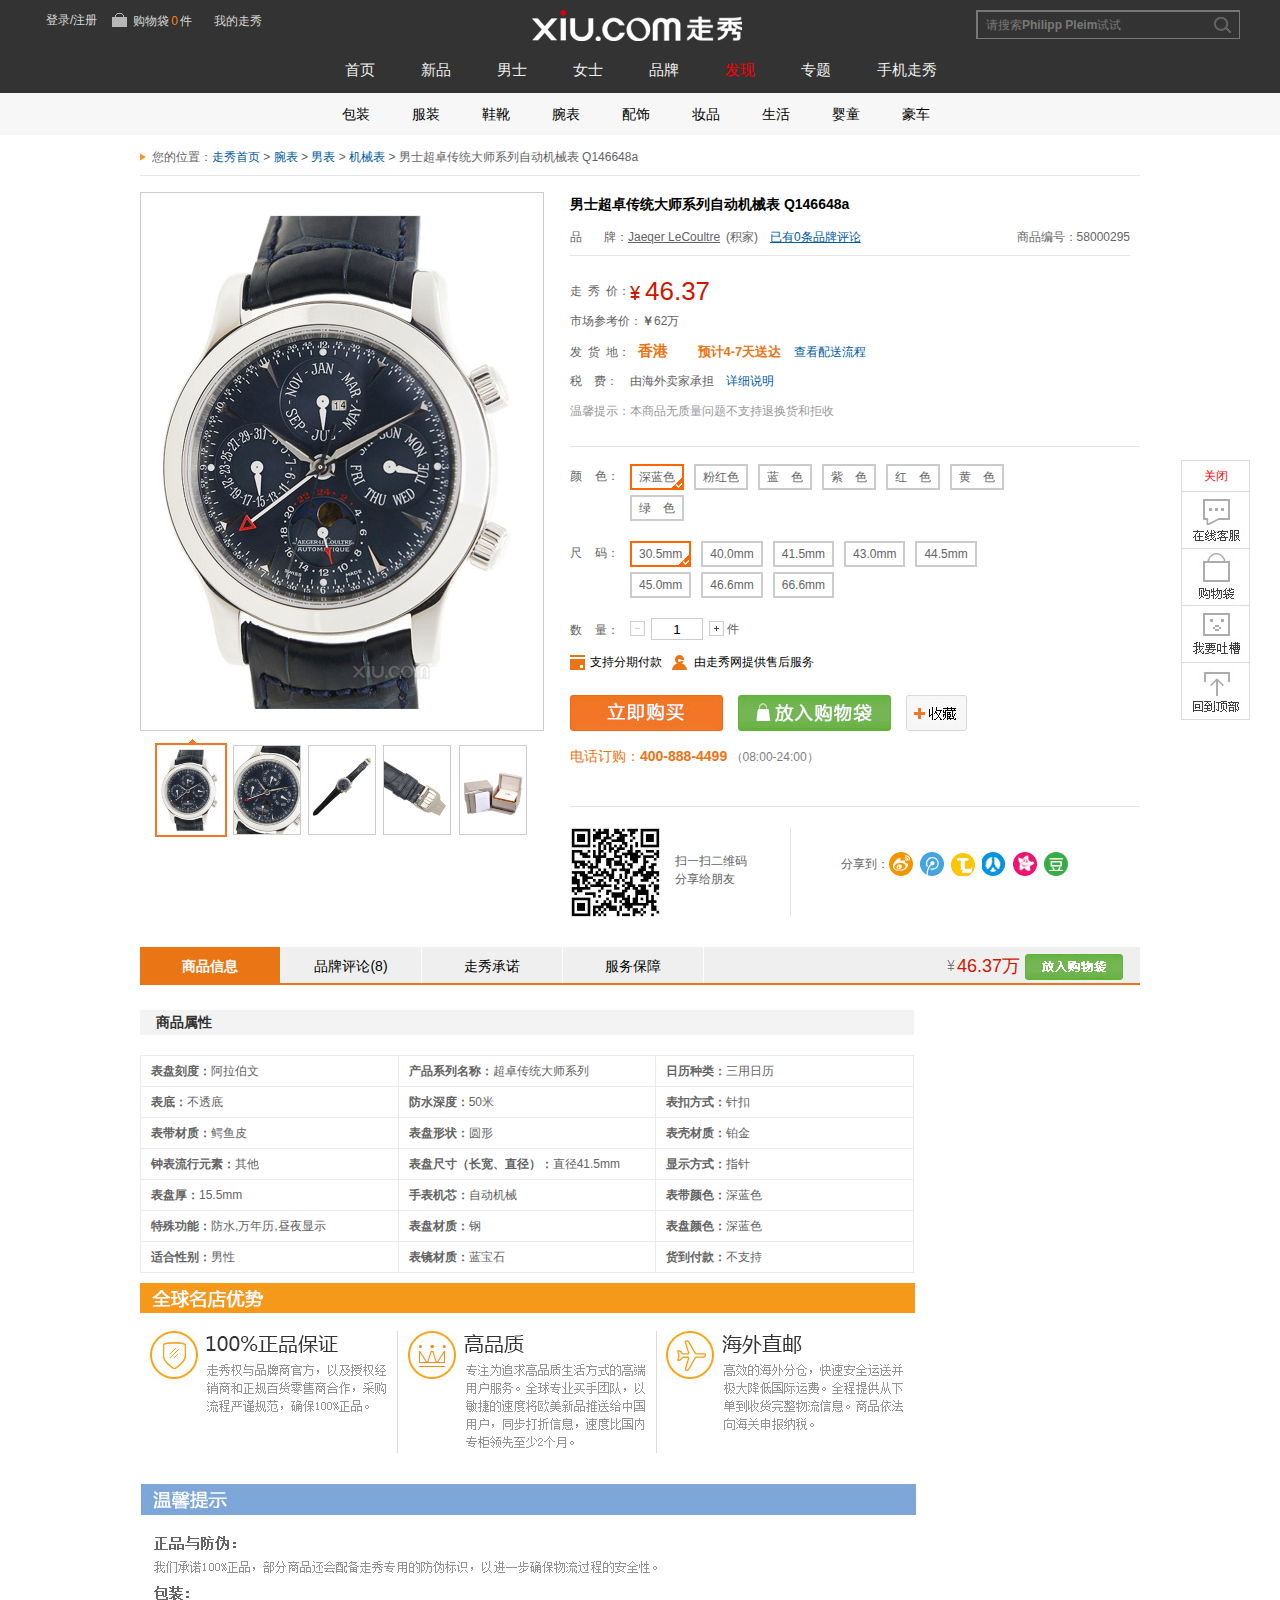
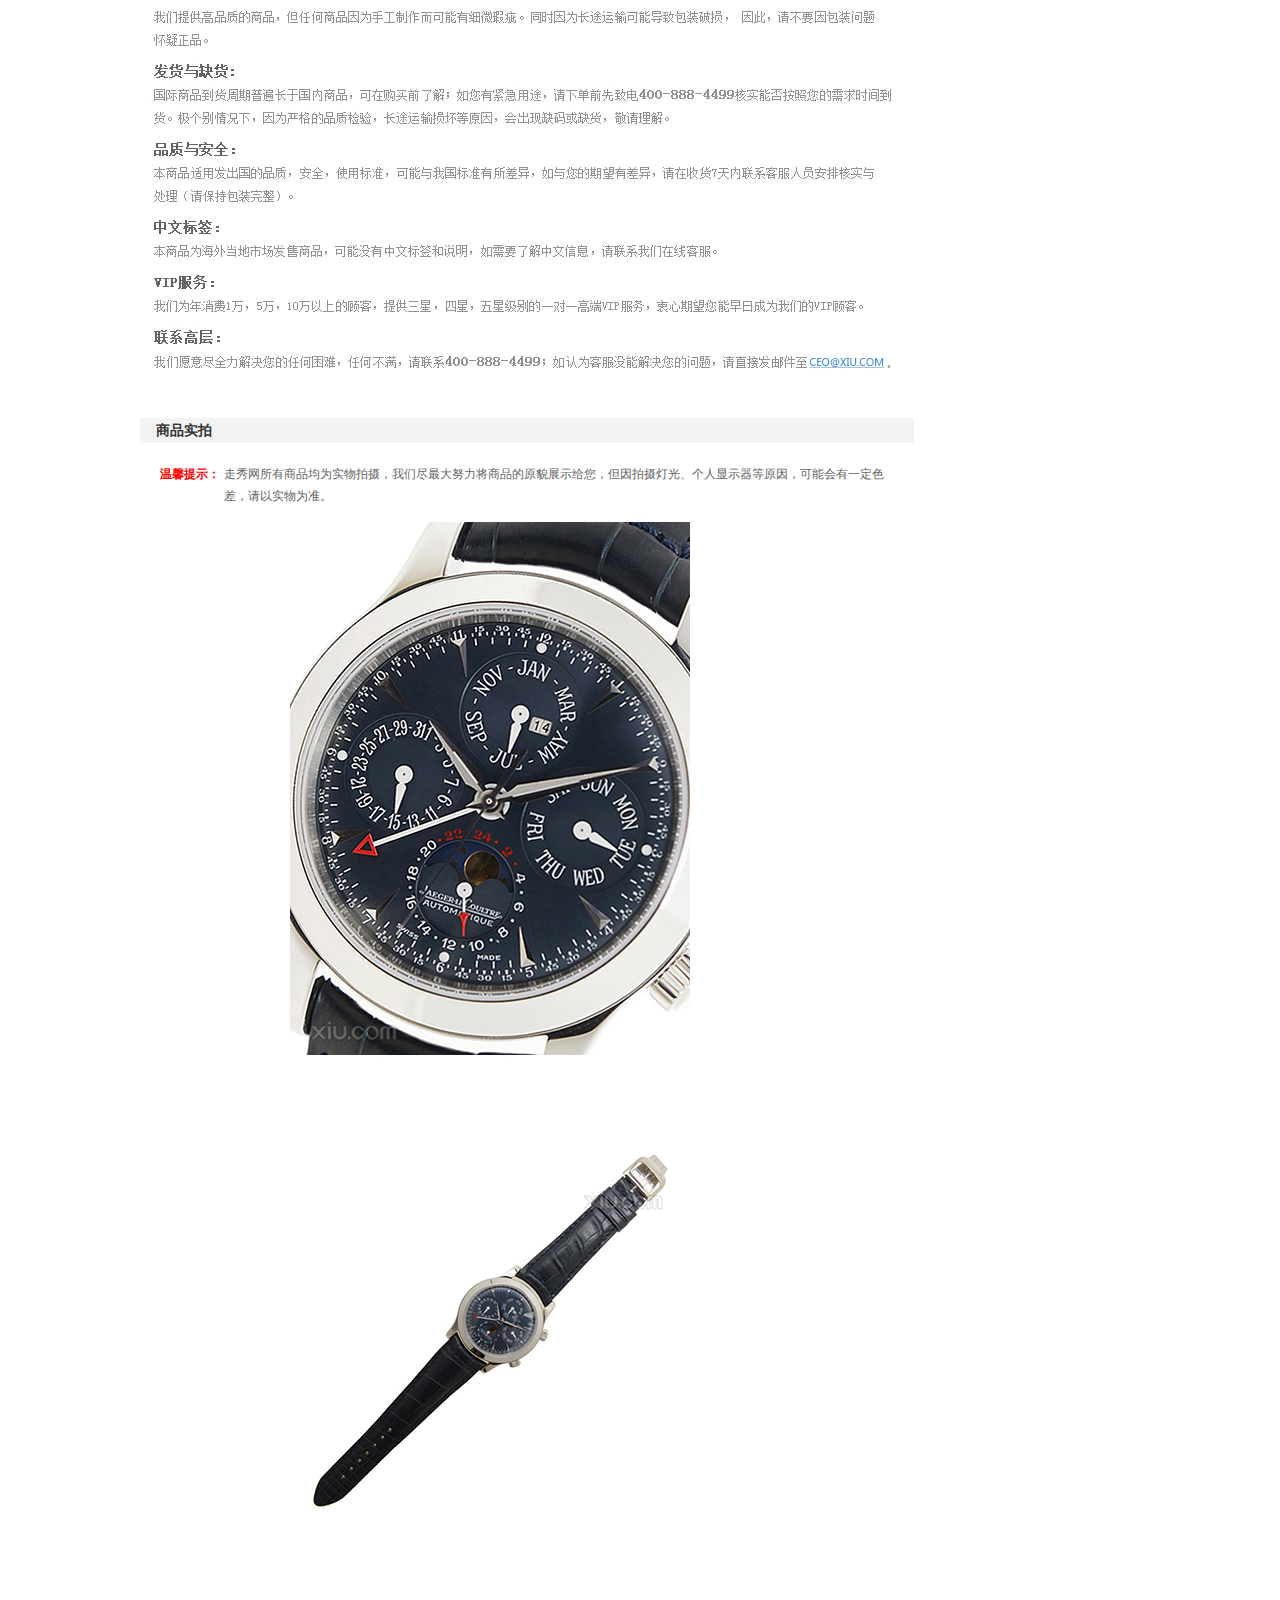
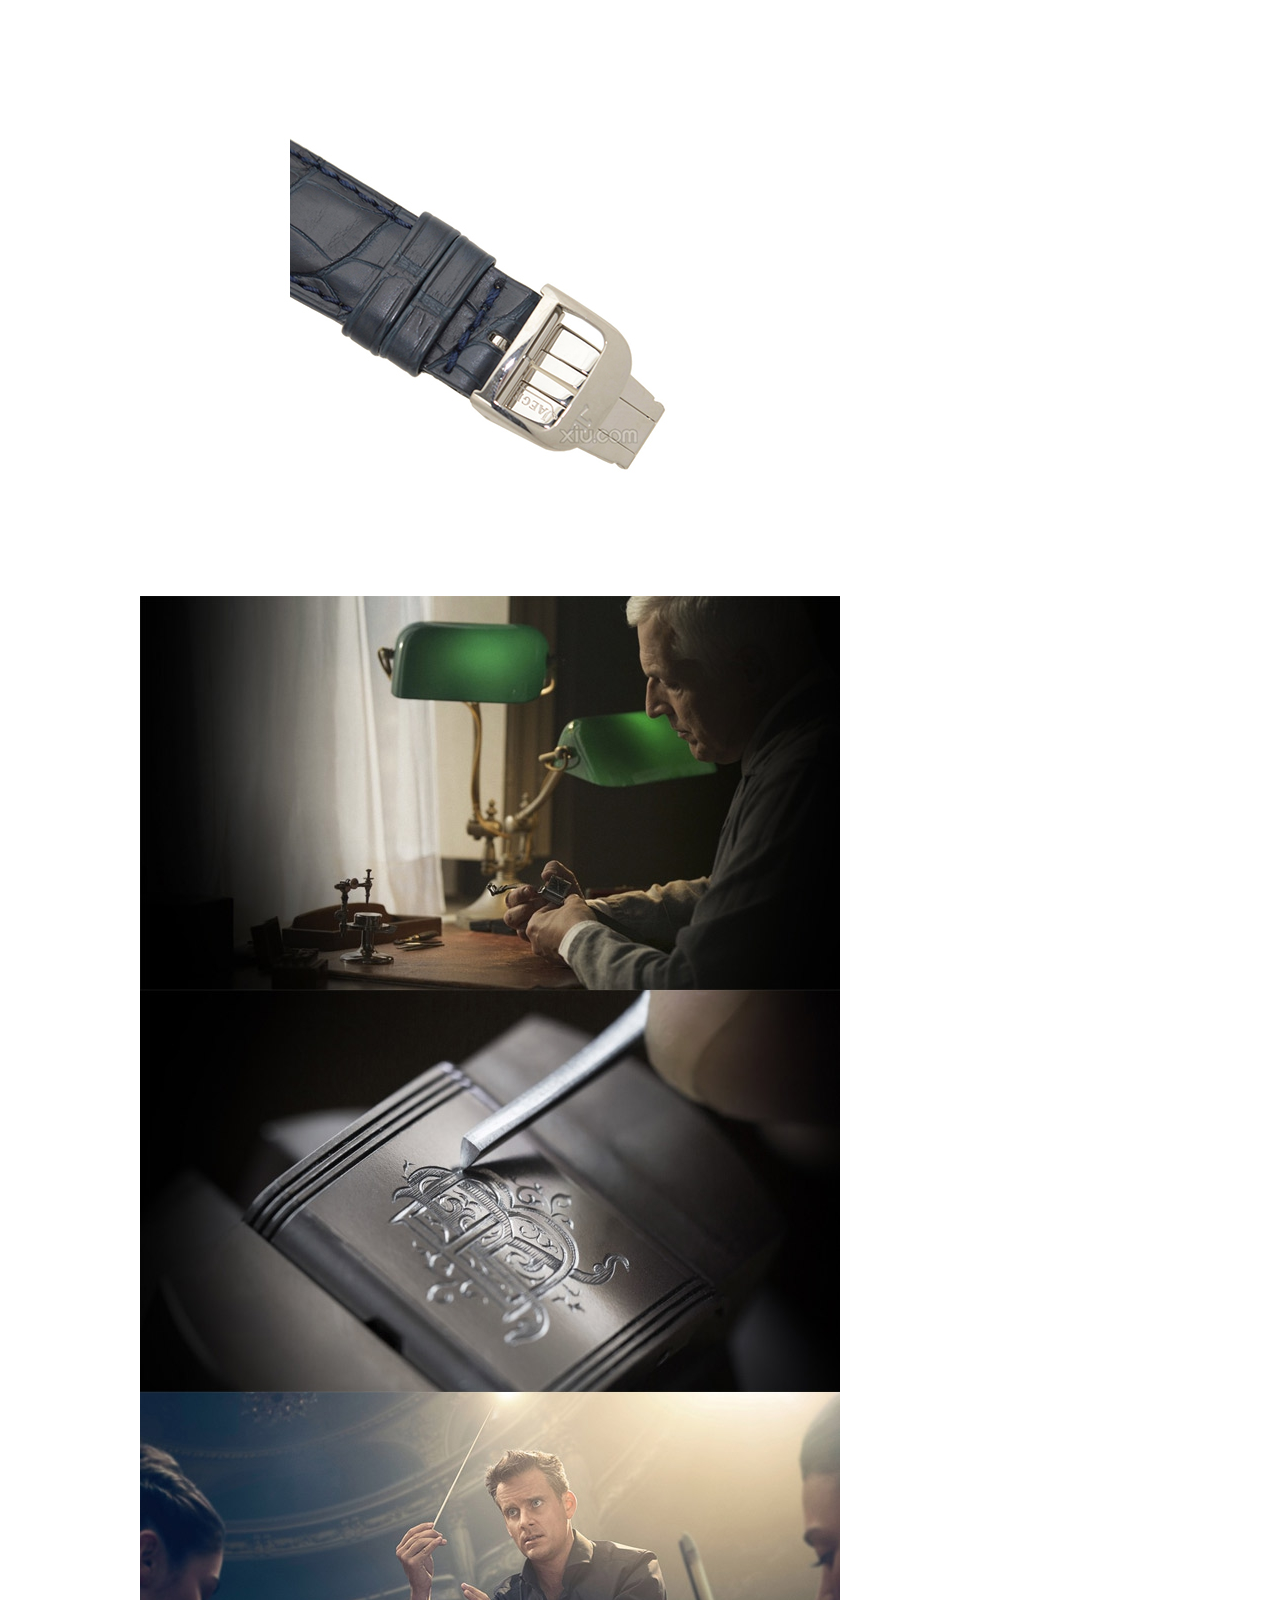
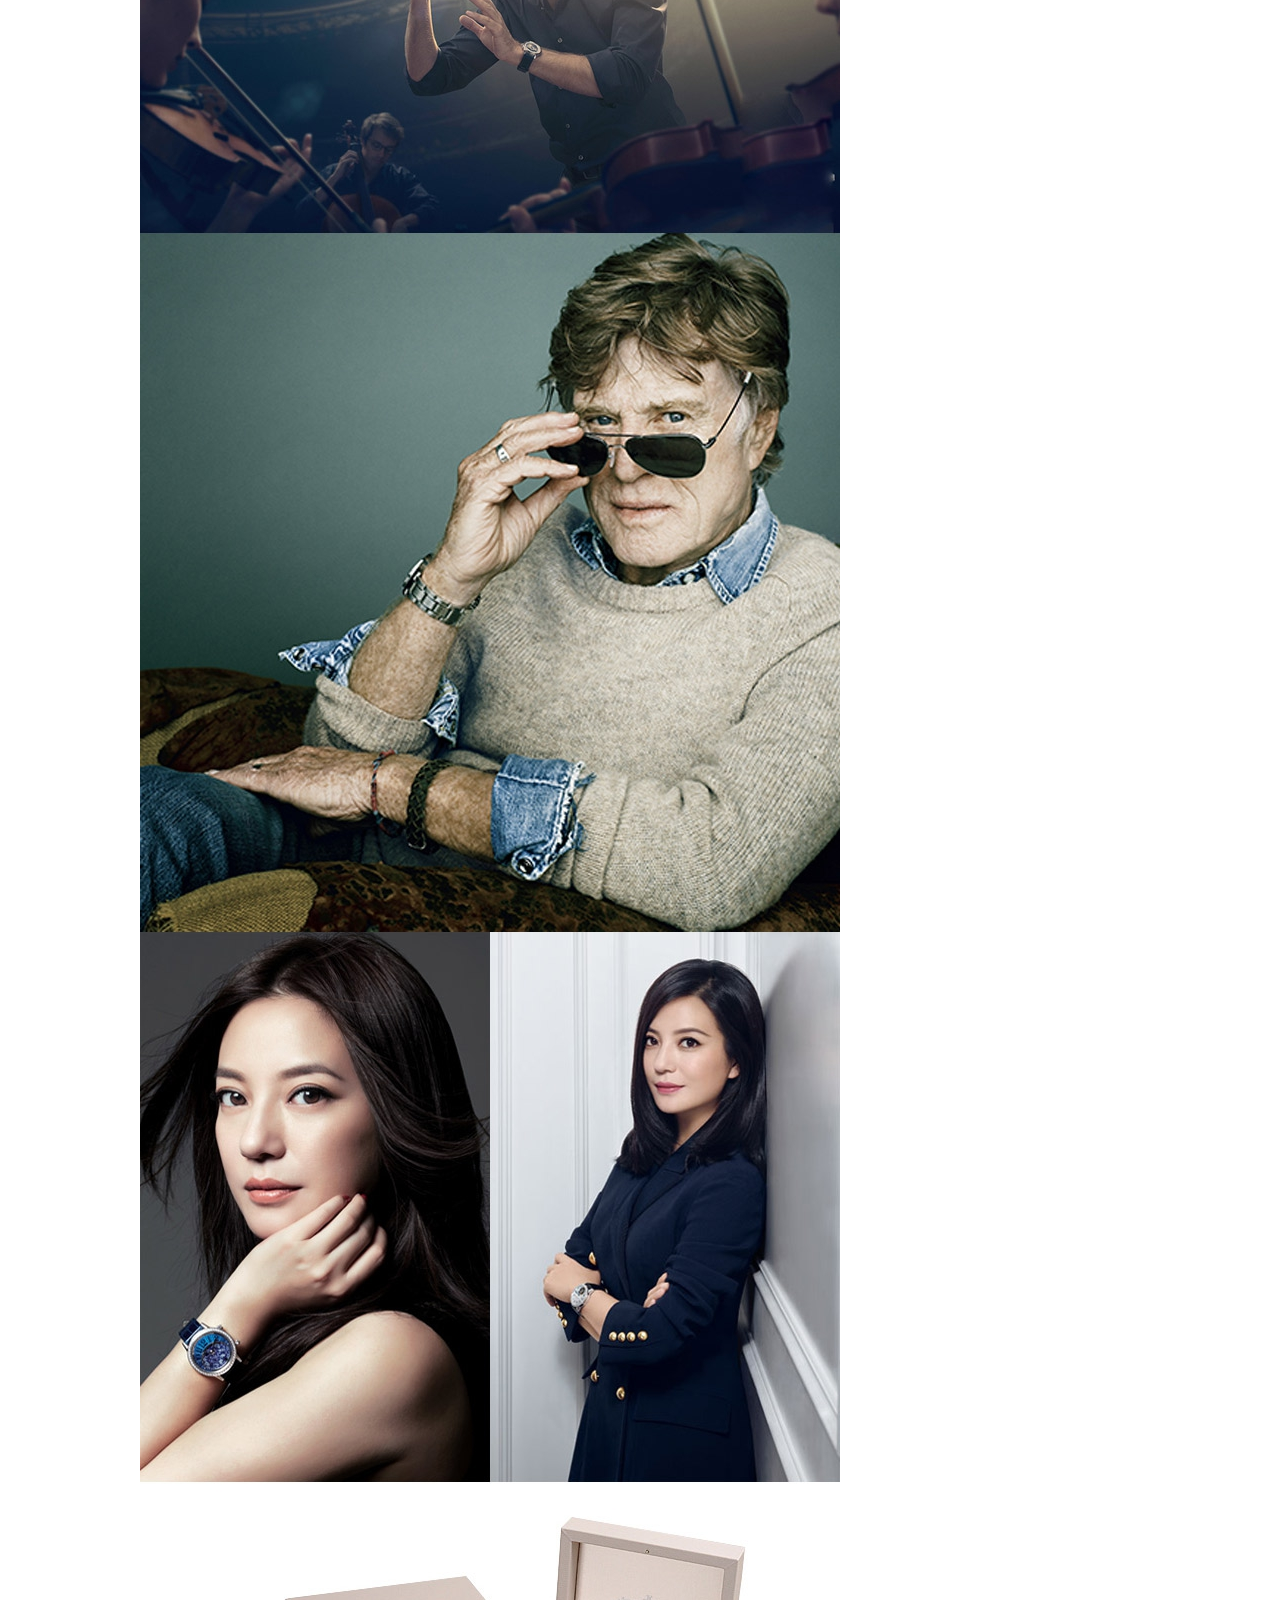
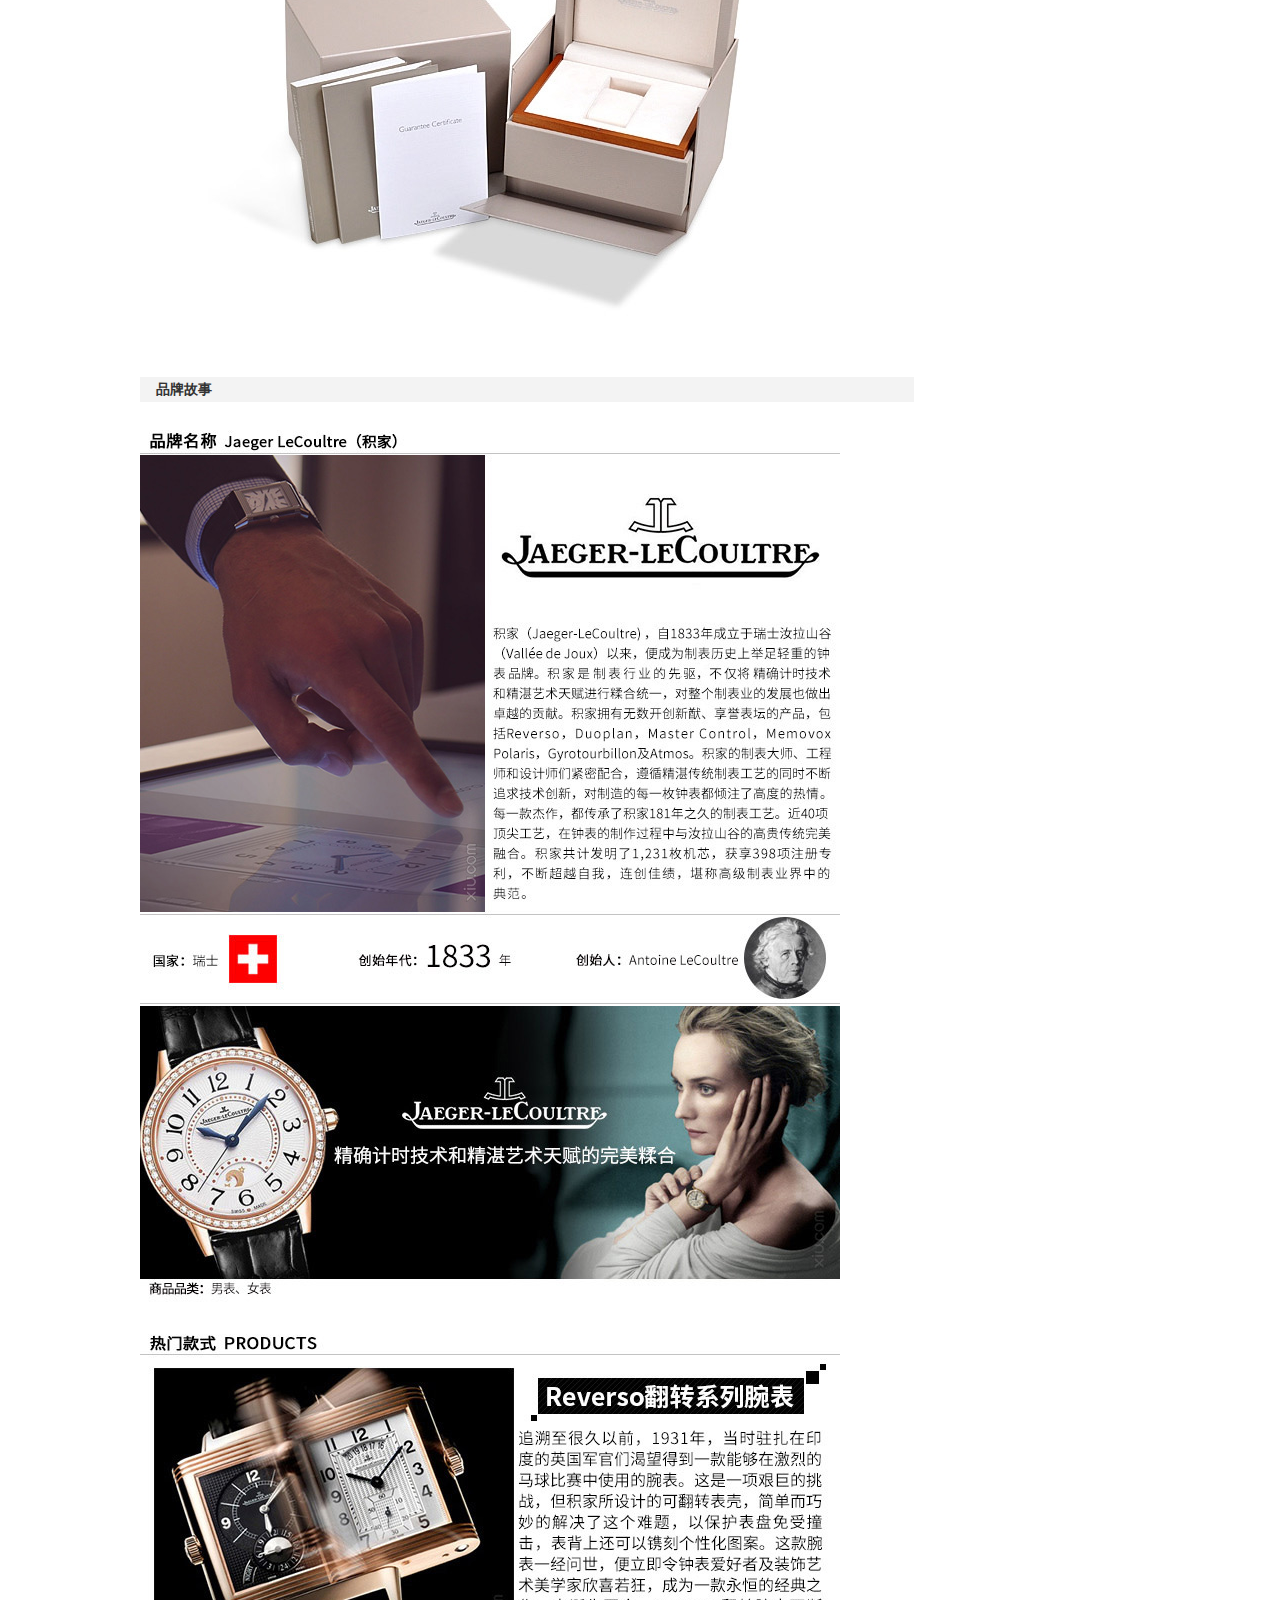
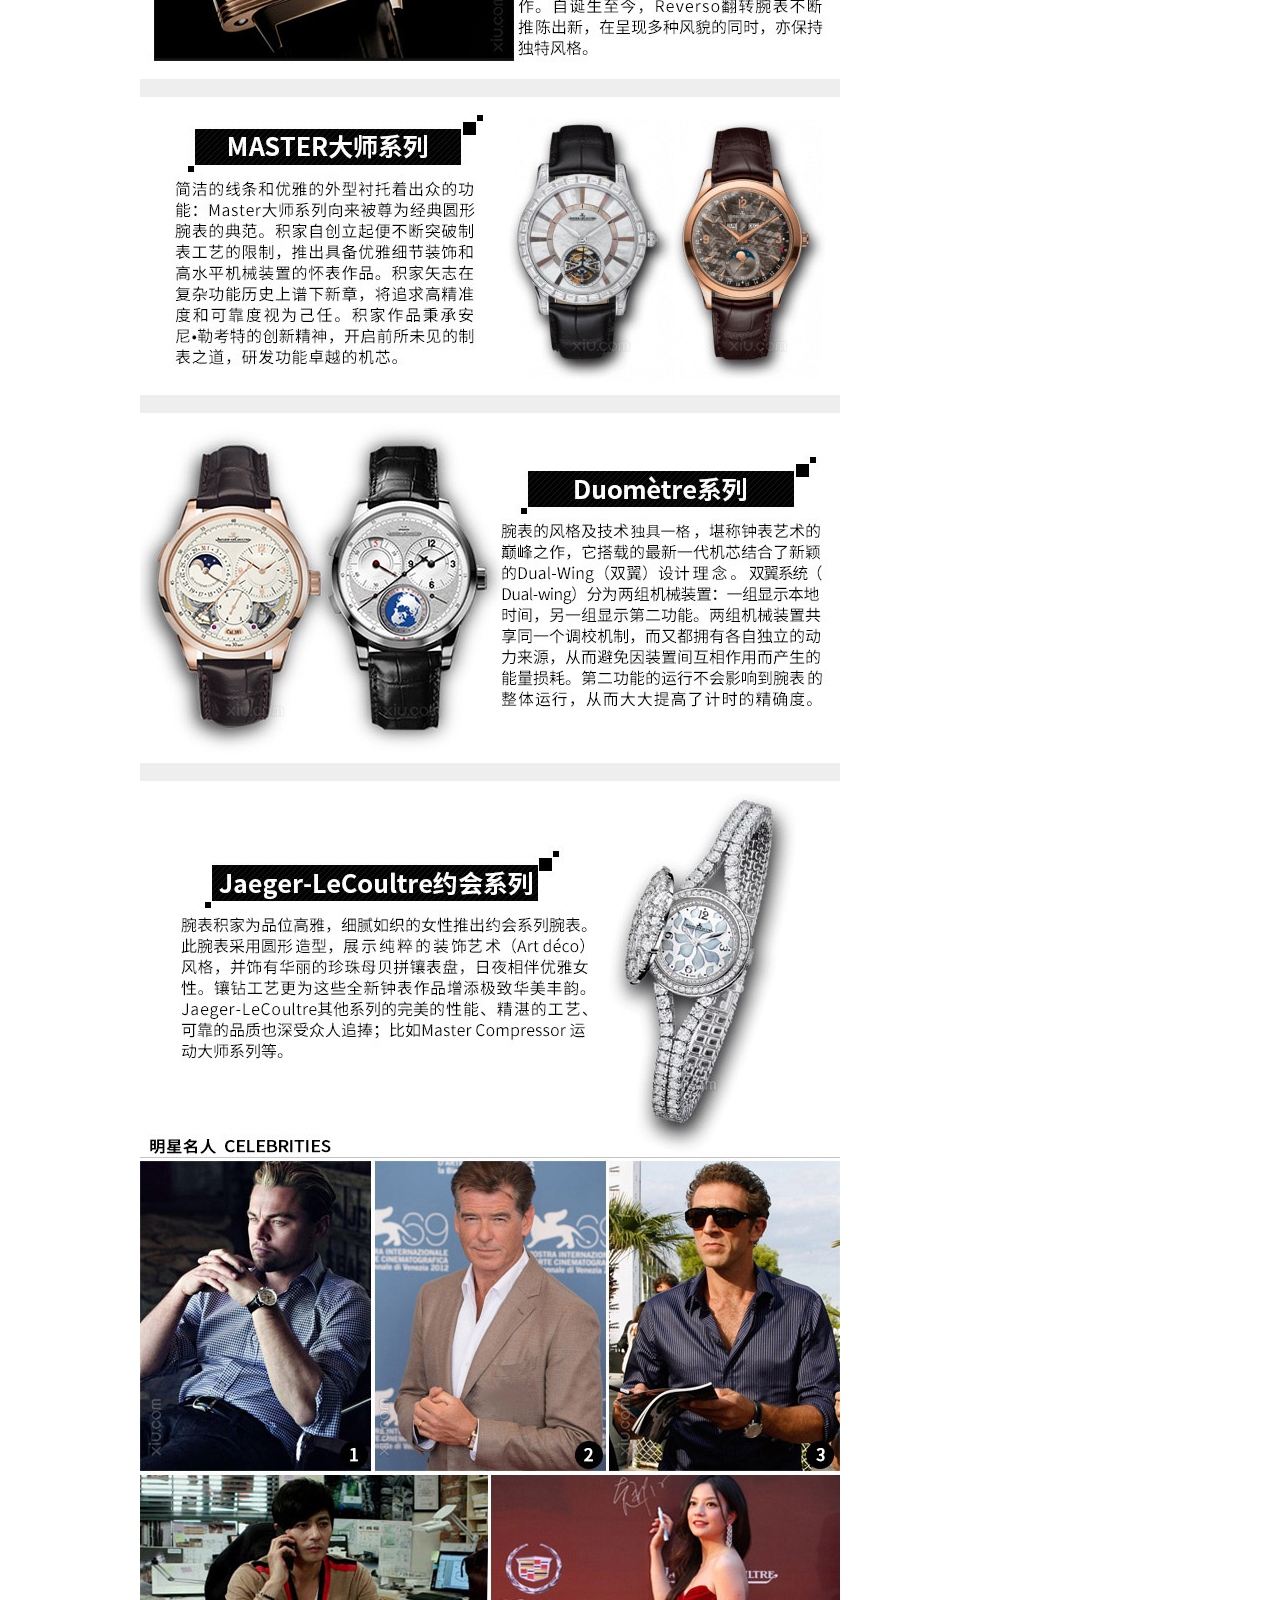
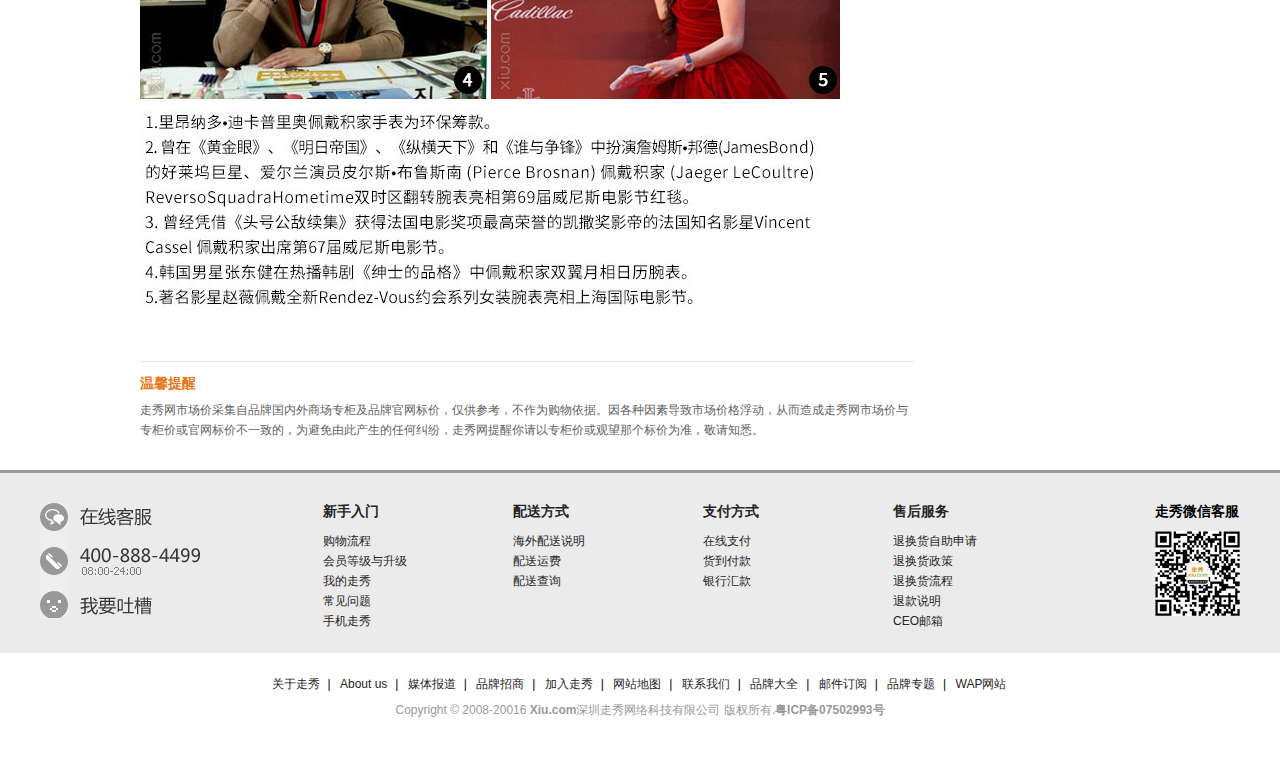
<file: html/detail.html>
<!doctype html>
<html>
<head>
	<meta charset = 'utf-8' />
	<title>商品详情</title>
	<link rel="stylesheet" type="text/css" href="../css/common.css" />
	<link rel="stylesheet" type="text/css" href="../css/detail.css" />
	<script type="text/javascript" src="../js/jquery-1.12.4.min.js"></script>
	<script type="text/javascript" src="../js/jquery.cookie.js"></script>
	<script type="text/javascript" src="../js/detail.js"></script>
</head>
<body>
	<!-- 头部 开始 -->
	<div class="topbox">
		<div class="top">
			<div class="header">
				<ul class="toplink">
					<li>
						<a class="login" href="login.html">登录/注册</a>
					</li>
					<li class="mybag_li">
						<a class="mybag" href="cart.html">购物袋<font class="count">0</font>件</a>
						<div class="mybag_info">
							<p>购物袋暂时没有商品！</p>
						</div>
					</li>
					<li class="myshow_li">
						<a class="myshow" href="javascript:;">我的走秀</a>
						<div class="myshow-list">
							<a href="javascript:;">我的订单</a>
							<a href="javascript:;">自助退货</a>
							<a href="javascript:;">我的收藏</a>
							<a href="javascript:;">帮助中心</a>
							<a href="javascript:;">全部收藏</a>
						</div>
					</li>
				</ul>
				<div class="logo">
					<a href="javascript:;"><img src="../images/logo.jpg" /></a>
				</div>
				<form class="search-form">
					<div class="search">
						<input class="txt" type="text" value="" /><label>请搜索<b>Philipp Pleim</b>试试</label>
						<input class="btn" type="button" />
					</div>
				</form>
			</div>
			<div class="nav">
				<ul>
					<li><a href="../index.html"><span>首页</span></a></li>
					<li><a href="javascript:;"><span>新品</span></a></li>
					<li><a href="man.html"><span>男士</span></a></li>
					<li><a href="javascript:;"><span>女士</span></a></li>
					<li><a href="javascript:;"><span>品牌</span></a></li>
					<li class="hot"><a href="javascript:;"><span>发现</span></a></li>
					<li><a href="javascript:;"><span>专题</span></a></li>
					<li><a href="javascript:;"><span>手机走秀</span></a></li>
				</ul>
			</div>
		</div>
	</div>
	<!-- 头部 结束 -->


	<!-- 菜单 开始 -->
	<div class="menubox">
		<ul class="menu">
			<li>
				<a href="JavaScript:;"><span>包装</span></a><i></i>
				<div class="submenu">

				</div>
			</li>
			<li><a href="JavaScript:;"><span>服装</span></a><i></i>
				<div class="submenu">

				</div>
			</li>
			<li><a href="JavaScript:;"><span>鞋靴</span></a><i></i>
				<div class="submenu">

				</div>
			</li>
			<li><a href="detail.html;"><span>腕表</span></a><i></i>
				<div class="submenu">

				</div>
			</li>
			<li><a href="JavaScript:;"><span>配饰</span></a><i></i>
				<div class="submenu">

				</div>
			</li>
			<li><a href="JavaScript:;"><span>妆品</span></a><i></i>
				<div class="submenu">

				</div>
			</li>
			<li><a href="JavaScript:;"><span>生活</span></a><i></i>
				<div class="submenu">

				</div>
			</li>
			<li><a href="JavaScript:;"><span>婴童</span></a><i></i>
				<div class="submenu">

				</div>
			</li>
			<li><a href="JavaScript:;"><span>豪车</span></a><i></i>
				<div class="submenu">

				</div>
			</li>
		</ul>
	</div>
	<!-- 菜单 结束 -->


	<!-- 广告条 开始 -->
	<div class="banner_mini">

	</div>
	<!-- 广告条 结束 -->


	<!-- 内容 开始 -->
	<div class="content">
		<div class="location">
			<p>您的位置：<a href="../index.html">走秀首页</a> > <a href="javascript:;">腕表</a> > <a href="javascript:;">男表</a> > <a href="javascript:;">机械表</a> > 男士超卓传统大师系列自动机械表 Q146648a</p>
		</div>

		<!-- 购买 开始 -->

		<div class="content_info">
			<div class="do_big">
				<div class="medium_box">
					<img class="bottom_pic" src="../images/medium1.jpg" />
					<div class="shade_box">
					</div>
					<img class="top_pic" src="../images/medium1.jpg" />

				</div>
				<div class="big_box">
					<img src="../images/big1.jpg" />
				</div>
				<div class="small_box">
					<a class="curr" href="javascript:;"><img src="../images/small1.jpg" /></a>
					<a href="javascript:;"><img src="../images/small2.jpg" /></a>
					<a href="javascript:;"><img src="../images/small3.jpg" /></a>
					<a href="javascript:;"><img src="../images/small4.jpg" /></a>
					<a href="javascript:;"><img src="../images/small5.jpg" /></a>
				</div>
			</div>
			<div class="goods_info">
				<div class="goods_about">
					<p class="goods_name">
						男士超卓传统大师系列自动机械表 Q146648a
					</p>
					<p class="goods_brand">
						品&ensp;&ensp;&nbsp;&nbsp;&nbsp;牌：<a style="color: #646464;" href="javascript:;">Jaeqer LeCoultre</a>&ensp;(积家)&ensp;&ensp;<a href="javascript:;">已有0条品牌评论</a><span>商品编号：<font id="goods_id">58000295</font></span>
					</p>
				</div>
				<div class="price_box">
					<div class="price">
						<p class="p1">
							<span>走&ensp;秀&ensp;价：</span><span class="show_price">46.37</span>
						</p>
						<p class="p2">
							市场参考价：<span><b>￥</b>62万</span>
						</p>
						<p class="p3">
							发&ensp;货&ensp;地：<span class="span1">&ensp;香港&ensp;&ensp;&ensp;&ensp;</span><span class="span2">预计4-7天送达&ensp;&ensp;</span><a href="javascript:;">查看配送流程<i></i></a>
						</p>
						<p class="p4">
							税&ensp;&ensp;费：&ensp;&ensp;由海外卖家承担&ensp;&ensp;<a href="javascript:;">详细说明<i>本商品为海外商品，关税由海外卖家承担，如顾客接海关或物流商通知缴纳税费，请现行按国家规定支付，再凭纳税证联系走秀客服找海外卖家报销。</i></a>
						</p>
						<p class="p5">
							温馨提示：本商品无质量问题不支持退换货和拒收
						</p>
					</div>
					<div class="buy_info">
						<div class="buy_color"><!-- js -->
							<p>颜&nbsp;&nbsp;&nbsp;&nbsp;色：</p>
							<ul class="choice_color">
								<li><a class="have_bg" href="javascript:;">深蓝色</a></li>
								<li><a href="javascript:;">粉红色</a></li>
								<li><a href="javascript:;">蓝&ensp;&ensp;色</a></li>
								<li><a href="javascript:;">紫&ensp;&ensp;色</a></li>
								<li><a href="javascript:;">红&ensp;&ensp;色</a></li>
								<li><a href="javascript:;">黄&ensp;&ensp;色</a></li>
								<li><a href="javascript:;">绿&ensp;&ensp;色</a></li>		
							</ul>		
						</div>
						<div class="buy_size">
							<p>尺&nbsp;&nbsp;&nbsp;&nbsp;码：</p>
							<ul class="choice_size">
								<li><a class="have_bg" href="javascript:;"><span>30.5mm</span></a></li>
								<li><a href="javascript:;"><span>40.0mm</span></a></li>
								<li><a href="javascript:;"><span>41.5mm</span></a></li>
								<li><a href="javascript:;"><span>43.0mm</span></a></li>
								<li><a href="javascript:;"><span>44.5mm</span></a></li>
								<li><a href="javascript:;"><span>45.0mm</span></a></li>
								<li><a href="javascript:;"><span>46.6mm</span></a></li>
								<li><a href="javascript:;"><span>66.6mm</span></a></li>

							</ul>
						</div>
						<div class="buy_num">
							<p>数&nbsp;&nbsp;&nbsp;&nbsp;量：</p><span class="down"></span><input id="num" type="text" value="1" /><span class="up"></span>件
						</div>
						<div class="pay_method">
							<a href="JavaScript:;">
								支持分期付款
								<i><img src="../images/fqbiao.jpg" /><b>订单总额大于<font color="#ea7514">500</font>元即可选择订单分期付款</b><br>支付时悬着"信用卡分期"-"银联在线支付"，<br>即可分期付款。</i>
							</a>
							<span>由走秀网提供售后服务</span>
						</div>
						<div class="buy_it">
							<a href="cart.html" class="buy_now" title="立即购买"></a>
							<a href="javascript:;" class="in_bag" title="放入购物袋"></a>
							<a href="javascript:;" class="collect"></a>
						</div>
						<div class="call_buy">
							电话订购：<b>400-888-4499</b><span>&nbsp;（08:00-24:00）</span>
						</div>
					</div>
				</div>
				<div class="share_box">
					<dl>
						<dt>
							<img src="../images/detail_twocode_1.jpg" />
						</dt>
						<dd>
							扫一扫二维码<br>
							分享给朋友
						</dd>
					</dl>
					<div class="share_to">
						<span>分享到：</span>
						<a class="a1" href="javascript:;"></a>
						<a class="a2" href="javascript:;"></a>
						<a class="a3" href="javascript:;"></a>
						<a class="a4" href="javascript:;"></a>
						<a class="a5" href="javascript:;"></a>
						<a class="a6" href="javascript:;"></a>
					</div>
				</div>
			</div>
		</div>
		<!-- 购买 结束 -->

		<!-- 商品介绍 开始 -->
		<div class="goods_intro">
			<div class="rela_ul">
				<div class="intro_title">		
					<ul>
						<li><a class="curr" href="javascript:;">商品信息</a></li>
						<li><a href="javascript:;">品牌评论(<span class="comment_count">8</span>)</a></li>
						<li><a href="javascript:;">走秀承诺</a></li>
						<li><a href="javascript:;">服务保障</a></li>
					</ul>
					<div class="put_in">
						<span>46.37万</span>
						<a href="javascript:;"></a>
					</div>
				</div>
			</div>

			<!-- 左侧选项卡切换 开始 -->
			<div class="intro_left">

				<!-- 商品信息 开始-->
				<div class="information curr_card">
					<div class="attribute">
						<h5>商品属性</h5>
						<table>
							<tr>
								<td><b>表盘刻度：</b>阿拉伯文</td>
								<td><b>产品系列名称：</b>超卓传统大师系列</td>
								<td><b>日历种类：</b>三用日历</td>
							</tr>
							<tr>
								<td><b>表底：</b>不透底</td>
								<td><b>防水深度：</b>50米</td>
								<td><b>表扣方式：</b>针扣</td>
							</tr>
							<tr>
								<td><b>表带材质：</b>鳄鱼皮</td>
								<td><b>表盘形状：</b>圆形</td>
								<td><b>表壳材质：</b>铂金</td>
							</tr>
							<tr>
								<td><b>钟表流行元素：</b>其他</td>
								<td><b>表盘尺寸（长宽、直径）：</b>直径41.5mm</td>
								<td><b>显示方式：</b>指针</td>
							</tr>
							<tr>
								<td><b>表盘厚：</b>15.5mm</td>
								<td><b>手表机芯：</b>自动机械</td>
								<td><b>表带颜色：</b>深蓝色</td>
							</tr>
							<tr>
								<td><b>特殊功能：</b>防水,万年历,昼夜显示</td>
								<td><b>表盘材质：</b>钢</td>
								<td><b>表盘颜色：</b>深蓝色</td>
							</tr>
							<tr>
								<td><b>适合性别：</b>男性</td>
								<td><b>表镜材质：</b>蓝宝石</td>
								<td><b>货到付款：</b>不支持</td>
							</tr>
						</table>
						<div class="advantage">
							<img src="../images/ys.jpg" />
						</div>
						<div class="warm">
							<img usemap="#Map" src="../images/wx.jpg" />
							<map name="Map">
								<area href="javascript:;" coods="666,468,748,483" shape="rect"></area>
							</map>
						</div>
					</div>
					<div class="rel_pic">
						<h5>商品实拍</h5>
						<dl>
							<dt>温馨提示：</dt>
							<dd>
								走秀网所有商品均为实物拍摄，我们尽最大努力将商品的原貌展示给您，但因拍摄灯光、个人显示器等原因，可能会有一定色差，请以实物为准。
							<dd>
						</dl>
						<!-- js 添加商品图片 -->
						<div>
							<img src="../images/e1.jpg" />
							<img src="../images/e2.jpg" />
							<img src="../images/e3.jpg" />
							<img src="../images/e4.jpg" />
						</div>
					</div>
					<div class="store">
						<h5>品牌故事</h5>
						<img src="../images/store_watch.jpg" />
					</div>
					<div class="warm_2">
						<b>温馨提醒</b>
						<p>走秀网市场价采集自品牌国内外商场专柜及品牌官网标价，仅供参考，不作为购物依据。因各种因素导致市场价格浮动，从而造成走秀网市场价与专柜价或官网标价不一致的，为避免由此产生的任何纠纷，走秀网提醒你请以专柜价或观望那个标价为准，敬请知悉。</p>
					</div>
				</div>
				<!-- 商品信息 结束 -->

				<!-- 评论 开始 -->
				<div class="comment">
				</div>
				<!-- 评论 结束 -->

				<!-- 承诺 开始 -->
				<div class="promise">
					<div class="promise_tab">
						<ul>
							<li class="li_1"><a class="curr" href="javascript:;"></a></li>
							<li class="li_2"><a href="javascript:;"></a></li>
							<li class="li_3"><a href="javascript:;"></a></li>
						</ul>
					</div>
					<div class="promise_list">
						<div class="fashion curr">
							<img src="../images/sx1.jpg" />
							<img src="../images/sx2.jpg" />
							<img src="../images/sx3.jpg" />
							<img src="../images/sx4.jpg" />
							<img src="../images/sx5.jpg" />
							<img src="../images/sx6.jpg" />
							<img src="../images/sx7.jpg" />
						</div>
						<div class="nosteal">
							<img src="../images/zp1.jpg" />
							<img src="../images/zp2.jpg" />
							<!-- <img src="../images/zp3.jpg" /> -->
							<img src="../images/zp4.jpg" />
							<img src="../images/zp5.jpg" />
							<img src="../images/zp6.jpg" />
							<img src="../images/zp7.jpg" />
							<img src="../images/zp8.jpg" />
							<img src="../images/zp9.jpg" />
							<img src="../images/zp10.jpg" />
						</div>
						<div class="goldman">
							<img src="../images/kf1.jpg" />
							<img src="../images/kf2.jpg" />
						</div>
					</div>
				</div>
				<!-- 承诺 结束 -->

				<!-- 保障 开始 -->
				<div class="guarantee">
					<div class="pro_pic">
						<img src="../images/font.jpg" />
					</div>
					<div class="pro_font">
						<p>
							走秀网提供Jaeger LeCoultre机械表 Q146648A，全网最低，购买机械表，上xiu.com男士超卓传统大师系列机械表 Q146648a专区-全球时尚正品百货
						</p>
						<h2>更多常见问题：</h2>
						<div>
							<a href="javascript:;"><span>购物类常见问题</span></a>
							<a href="javascript:;"><span>支付类常见问题</span></a>
							<a href="javascript:;"><span>配送类常见问题</span></a>
							<a href="javascript:;"><span>售后类常见问题</span></a>
							<a href="javascript:;"><span>会员类常见问题</span></a>
							<a href="javascript:;"><span>商品知识常见问题</span></a>
						</div>
					</div>
				</div>
				<!-- 保障 结束 -->

			</div>
			<!-- 左侧选项卡切换 结束 -->

			<!-- 右侧最近浏览 开始 -->
			<div class="intro_right">
			</div>
			<!-- 右侧最近浏览 结束-->
		</div>
		<!-- 商品介绍 结束 -->

	</div>
	<!-- 内容 结束 -->






	<!-- 服务 开始-->
	<div class="service_box">
		<div class="service">
			<div class="connect">
				<a class="customer_service" href="javascript:;"></a>
				<p class="number"></p>
				<a class="speak_cao" href="javascript:;"></a>
			</div>
			<dl class="service_list">
				<dt>新手入门</dt>
				<dd><a href="">购物流程</a></dd>
				<dd><a href="">会员等级与升级</a></dd>
				<dd><a href="">我的走秀</a></dd>
				<dd><a href="">常见问题</a></dd>
				<dd><a href="">手机走秀</a></dd>
			</dl>
			<dl class="service_list">
				<dt>配送方式</dt>
				<dd><a href="">海外配送说明</a></dd>
				<dd><a href="">配送运费</a></dd>
				<dd><a href="">配送查询</a></dd>
			</dl>
			<dl class="service_list">
				<dt>支付方式</dt>
				<dd><a href="">在线支付</a></dd>
				<dd><a href="">货到付款</a></dd>
				<dd><a href="">银行汇款</a></dd>
			</dl>
			<dl class="service_list">
				<dt>售后服务</dt>
				<dd><a href="">退换货自助申请</a></dd>
				<dd><a href="">退换货政策</a></dd>
				<dd><a href="">退换货流程</a></dd>
				<dd><a href="">退款说明</a></dd>
				<dd><a href="">CEO邮箱</a></dd>
			</dl>
			<dl class="two_code">
				<dt>走秀微信客服</dt>
				<dd></dd>
			</dl>
		</div>
	</div>
	<!-- 服务 结束 -->


	<!-- 脚部 开始 -->
	<div class="footerbox">
		<div class="footer">
			<div class="footer_link">
				<ul>
					<li><a href="javascript:;">关于走秀</a>|</li>
					<li><a href="javascript:;">About us</a>|</li>
					<li><a href="javascript:;">媒体报道</a>|</li>
					<li><a href="javascript:;">品牌招商</a>|</li>
					<li><a href="javascript:;">加入走秀</a>|</li>
					<li><a href="javascript:;">网站地图</a>|</li>
					<li><a href="javascript:;">联系我们</a>|</li>
					<li><a href="javascript:;">品牌大全</a>|</li>
					<li><a href="javascript:;">邮件订阅</a>|</li>
					<li><a href="javascript:;">品牌专题</a>|</li>
					<li><a href="javascript:;">WAP网站</a></li>
				</ul>
			</div>
			<div class="copyright">
				<p>Copyright &copy; 2008-20016 <a href="javascipt:;">Xiu.com</a>深圳走秀网络科技有限公司 版权所有.<a href="javascipt:;">粤ICP备07502993号</a></p>
			</div>
		</div>
	</div>
	<!-- 脚部 结束 -->



	<!-- 左侧固定 -->
	<div class="fixed_left">
		<img src="../images/left_fixed.png" />
	</div>
	<!-- 左侧固定 -->

	<!-- 右侧 固定 -->
	<div class="fixed_right">
		<span>关闭</span>
		<a class="a1" href="javascript:;"></a>
		<a class="a2" href="cart.html"></a>
		<a class="a3" href="javascript:;"></a>
		<a class="a4" href="javascript:;"></a>
	</div>
	<!-- 右侧 固定 -->
</body>
</html>
</file>
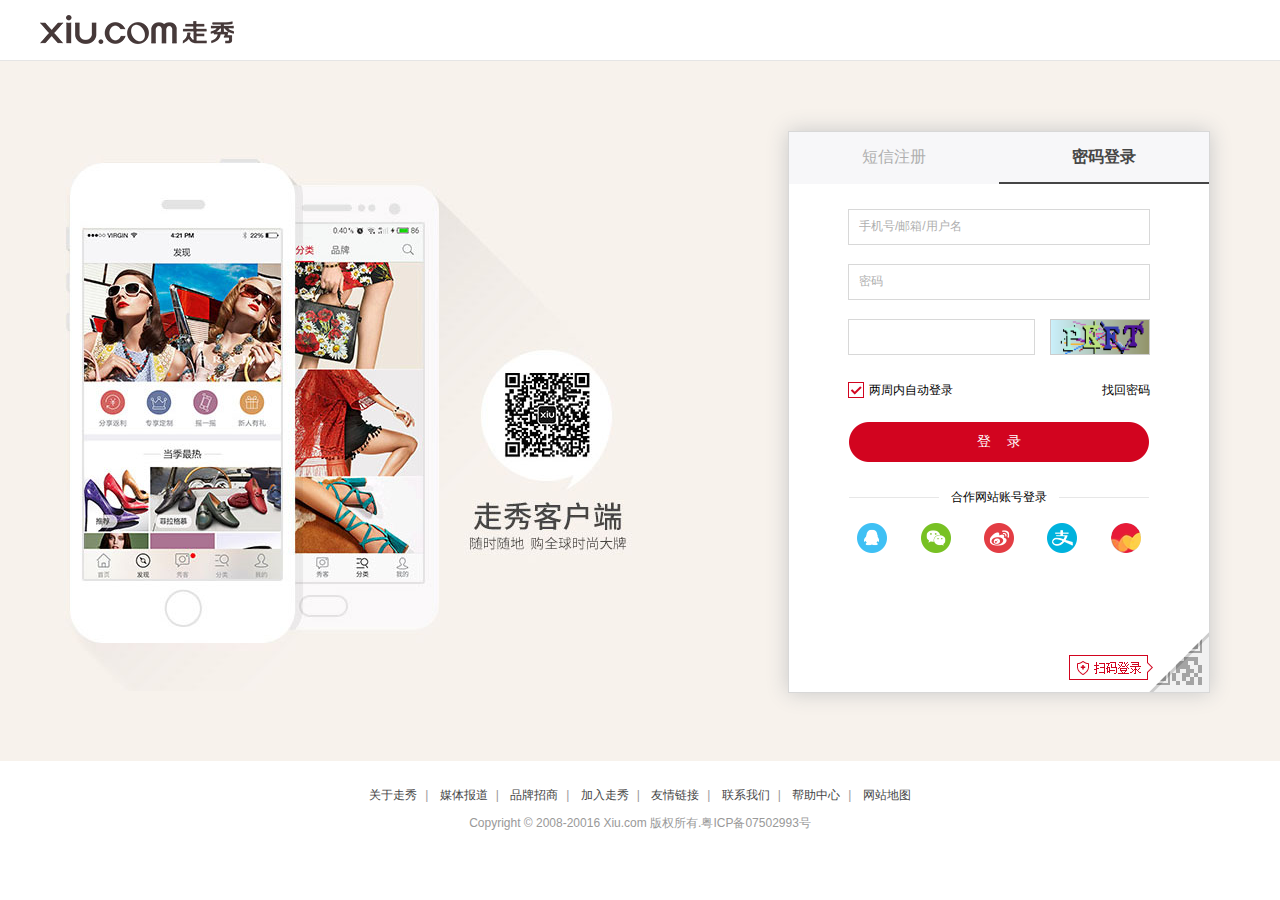
<file: html/login.html>
<!doctype html>
<html>
<head>
	<meta charset = 'utf-8' />
	<title>登录</title>
	<link rel="stylesheet" type="text/css" href="../css/common.css">
	<link rel="stylesheet" type="text/css" href="../css/login.css" />
	<script type="text/javascript" src="../js/jquery-1.12.4.min.js"></script>
	<script type="text/javascript" src="../js/jquery.cookie.js"></script>
	<script type="text/javascript" src="../js/login.js"></script>
</head>
<body>
	<!-- logo 开始 -->
	<div class="mini_logo">
		<a href=""></a><img src="../images/logo_mini.png"></a>
	</div>
	<!-- logo 结束 -->


	<!-- login_page 开始 -->
	<div class="login_page">	
		<div class="login_box">
			<form class="login_form">
				<div class="login_method">
					<ul>
						<li><a href="register.html">短信注册</a></li>
						<li><a class="curr" href="javascript:;">密码登录</a></li>
					</ul>
				</div>
				<!-- 电话登录  开始 -->
				<div class="login_phone">
					<div class="phone_num">
						<input id="user_name" type="text" value="" /><label>手机号/邮箱/用户名</label>
					</div>
					<div class="check_pwd">
						<input id="user_pwd" type="text" value="" /><label>密码</label>
					</div>
					<div class="check_code">
						<input type="text" value="" /><button class="get_code"><img src="../images/code.png" /></button>
					</div>
					<div class="auto_login">
						<label><span class="bg"></span>
						<input type="checkbox" /><span class="txt">两周内自动登录</span></label><a href="javascript">找回密码</a>
					</div>
					<div class="login_btn">
						<a href="javascript:;">
							<input id="login" type="button" value="登&nbsp;&nbsp;&nbsp;&nbsp;录" />
						</a>
					</div>
				</div>
				<!-- 电话登录  结束 -->

				<!-- 合作账号登录 开始 -->
				<div class="login_partner">
					<dl>
						<dt><span>合作网站账号登录</span></dt>
						<dd>
							<a class="a1" href="javascript:;"></a>
							<a class="a2" href="javascript:;"></a>
							<a class="a3" href="javascript:;"></a>
							<a class="a4" href="javascript:;"></a>
							<a class="a5" href="javascript:;"></a>
						</dd>
					</dl>
				</div>
				<!-- 合作账号登录 结束 -->

				<!-- 扫码登录 开始 -->
				<a class="login_twocode_1" href="javascript:;"></a>
				<a class="login_twocode_2" href="javascript:;"></a>
				<!-- 扫码登录 结束 -->
			</form>
		</div>	
	</div>
	<!-- login_page 结束 -->

	<!-- 脚部 开始 -->
	<div class="login_footer">
		<div class="link">
			<a href="javascript:;">关于走秀</a><b>|</b>
			<a href="javascript:;">媒体报道</a><b>|</b>
			<a href="javascript:;">品牌招商</a><b>|</b>
			<a href="javascript:;">加入走秀</a><b>|</b>
			<a href="javascript:;">友情链接</a><b>|</b>
			<a href="javascript:;">联系我们</a><b>|</b>
			<a href="javascript:;">帮助中心</a><b>|</b>
			<a href="javascript:;">网站地图</a>
		</div>
		<div class="copy">
			<p>Copyright &copy; 2008-20016 <a href="javascipt:;">Xiu.com</a> 版权所有.<a href="javascipt:;">粤ICP备07502993号</p>
		</div>
	</div>
	<!-- 脚部 结束 -->
</body>
</html>
</file>
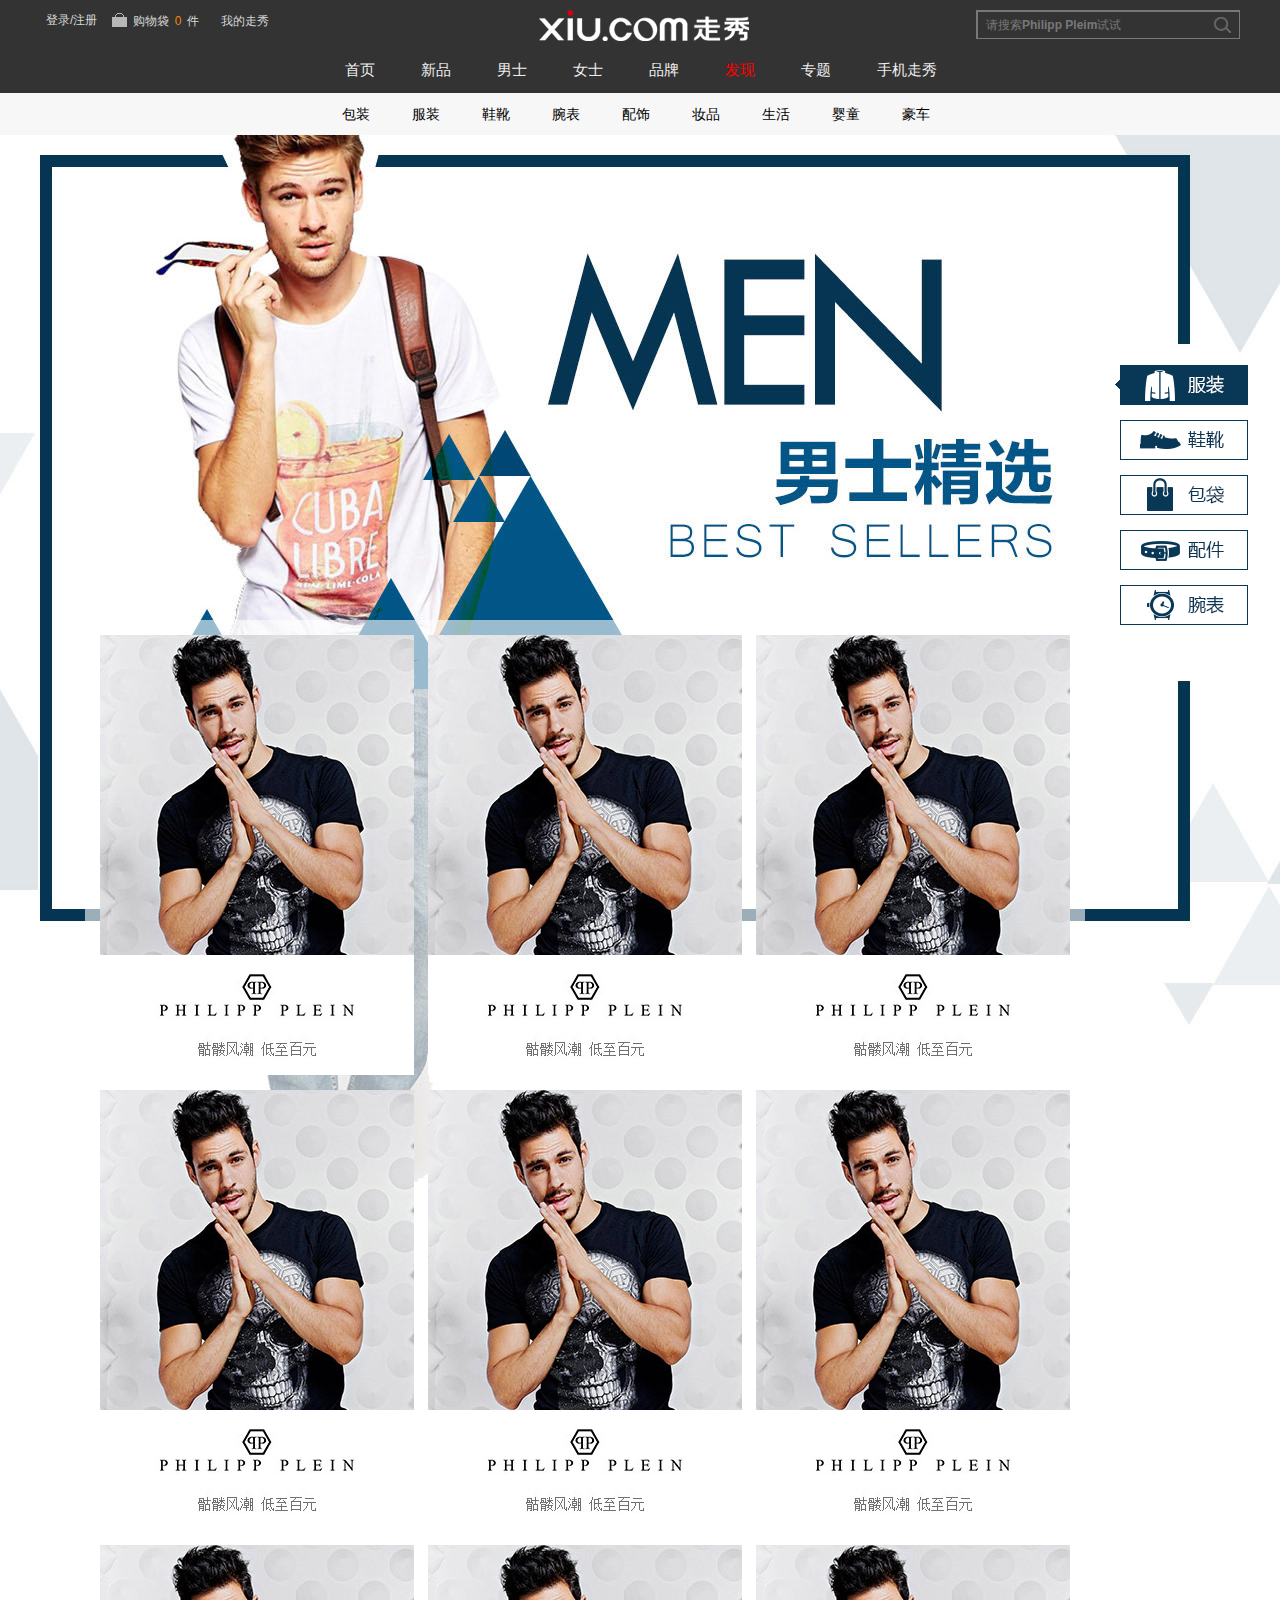
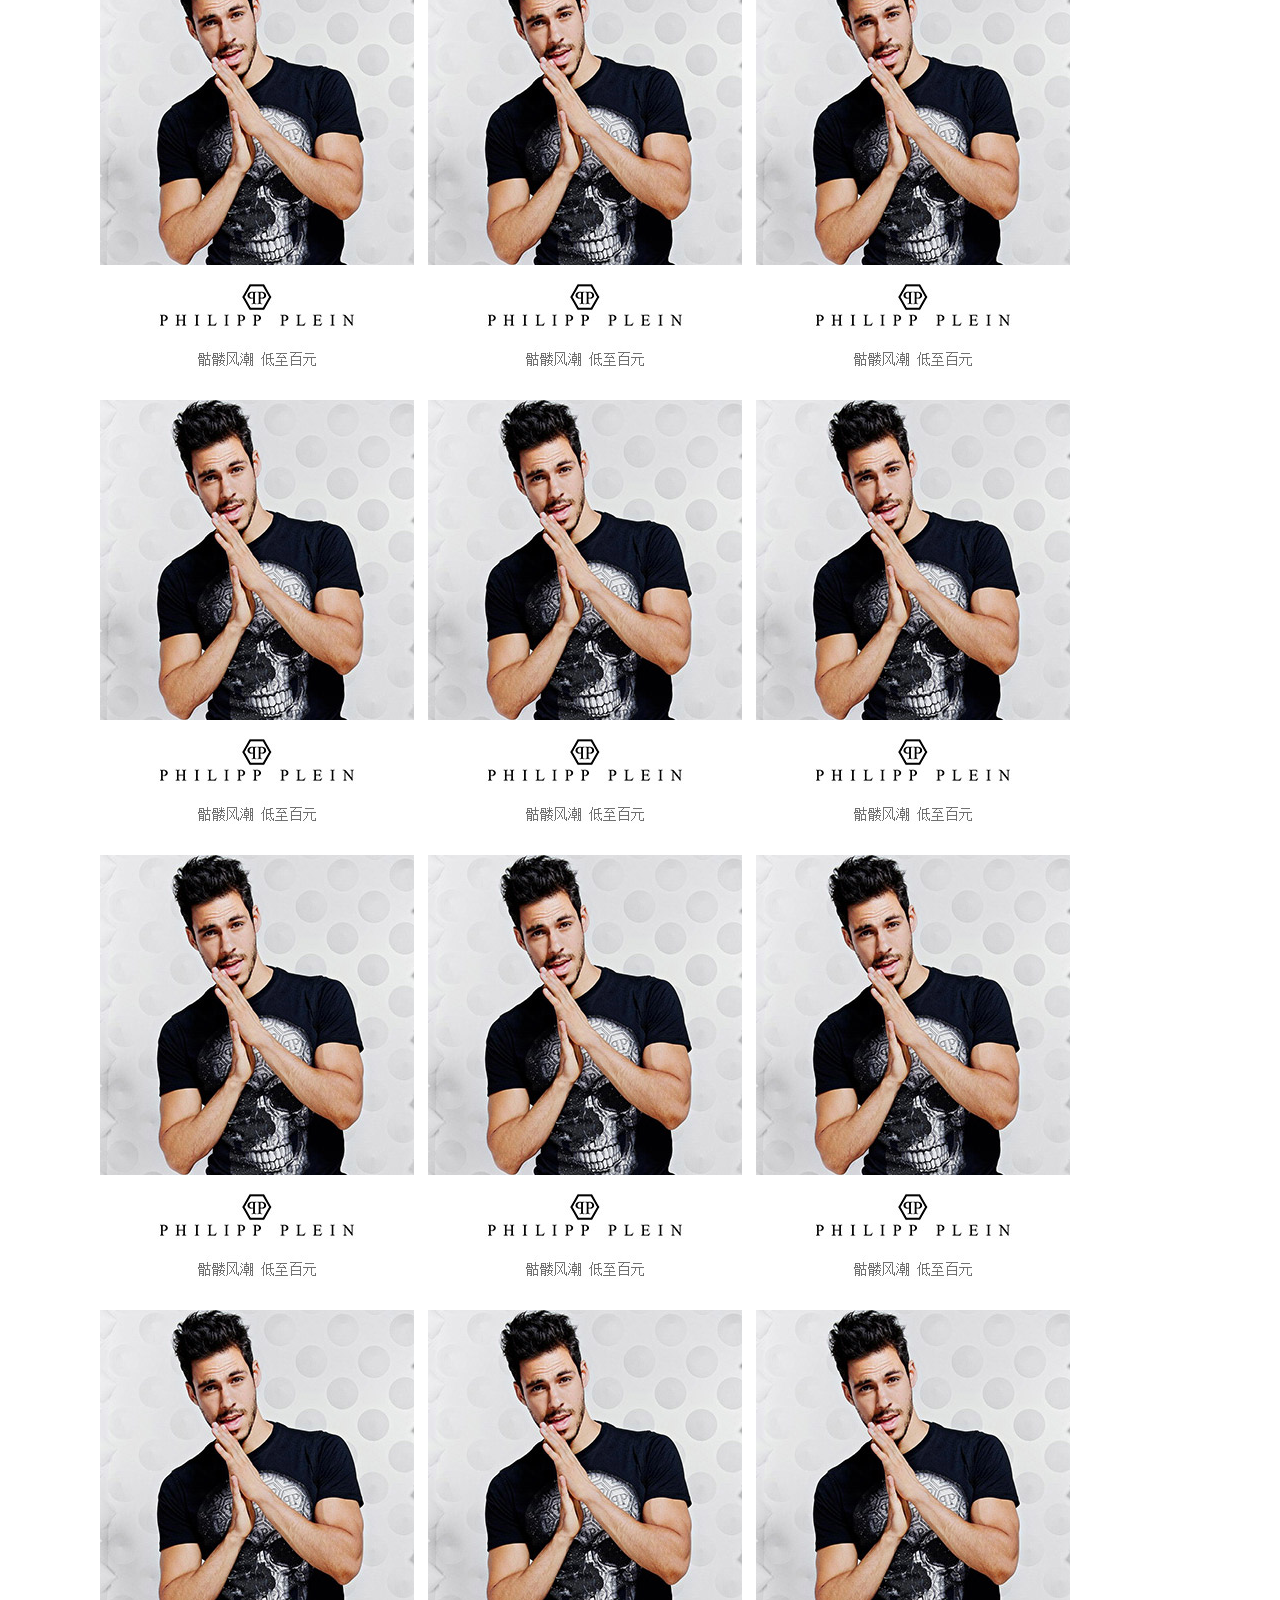
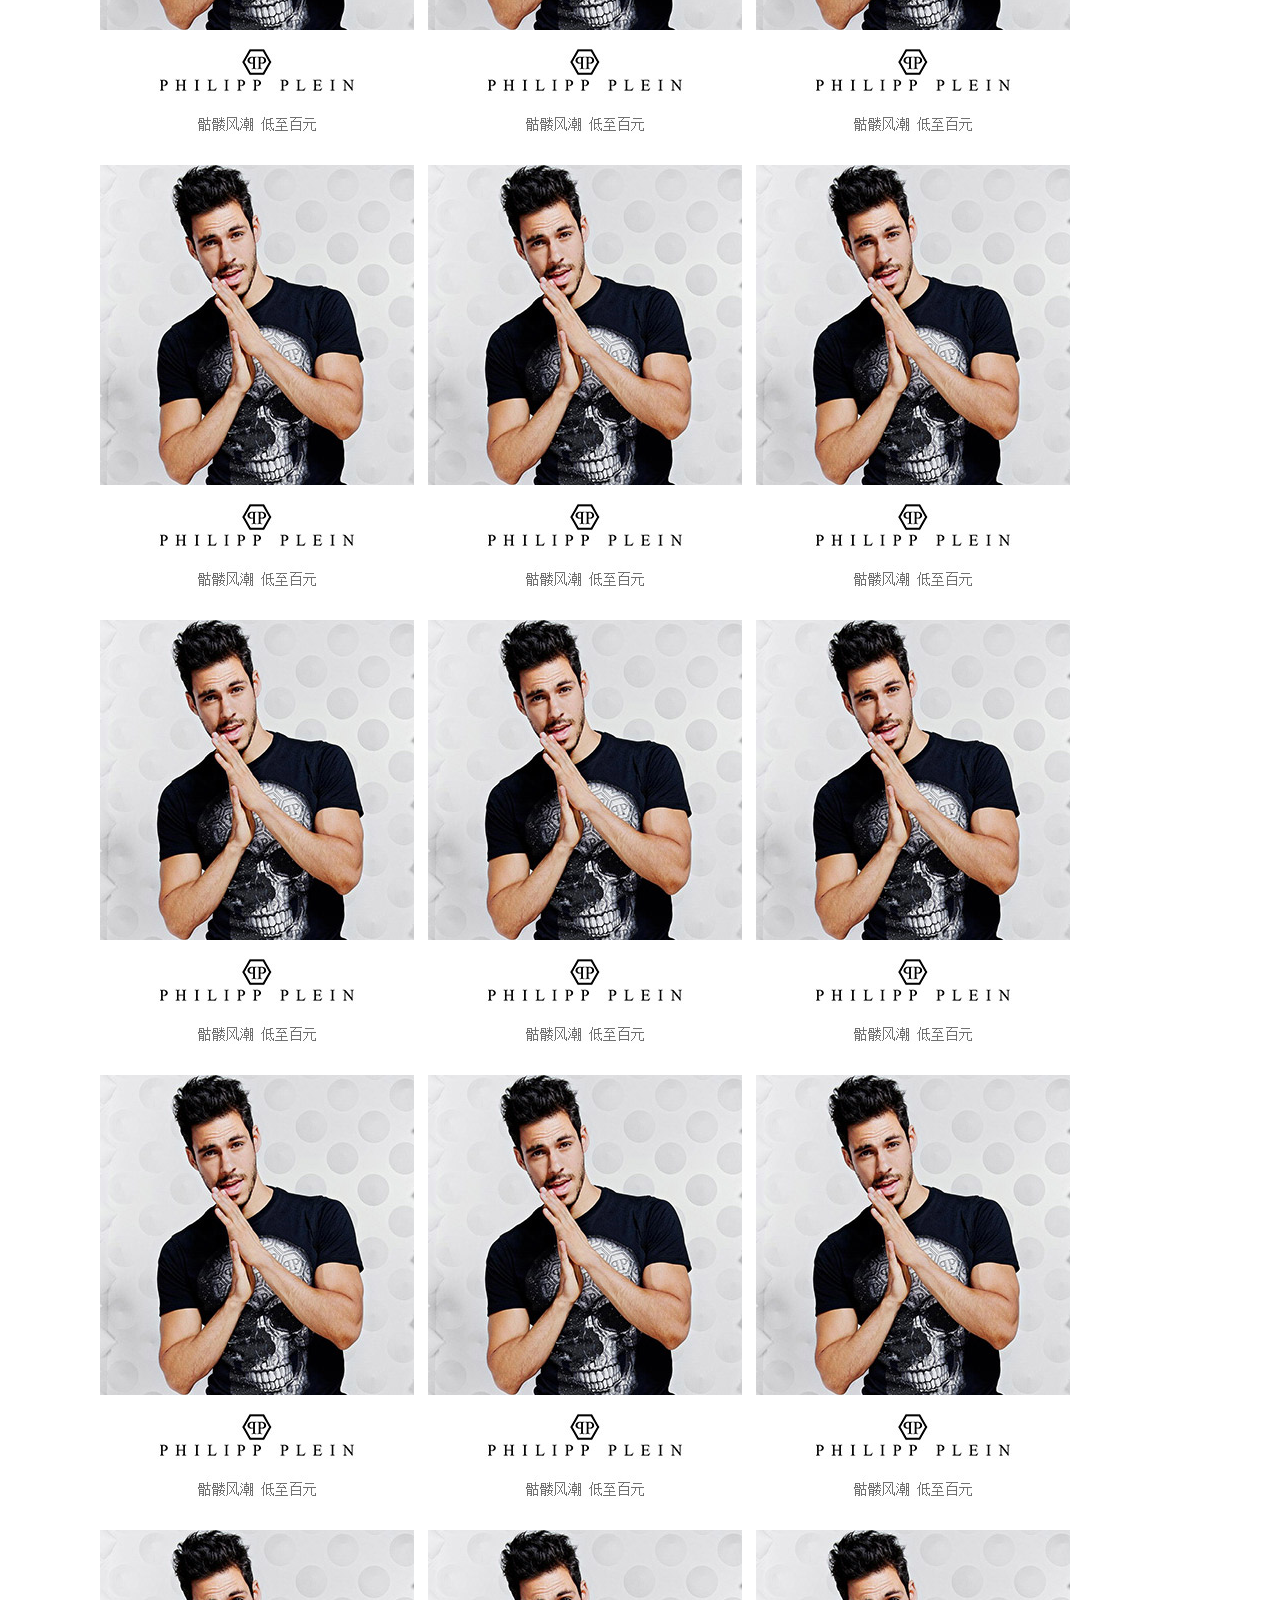
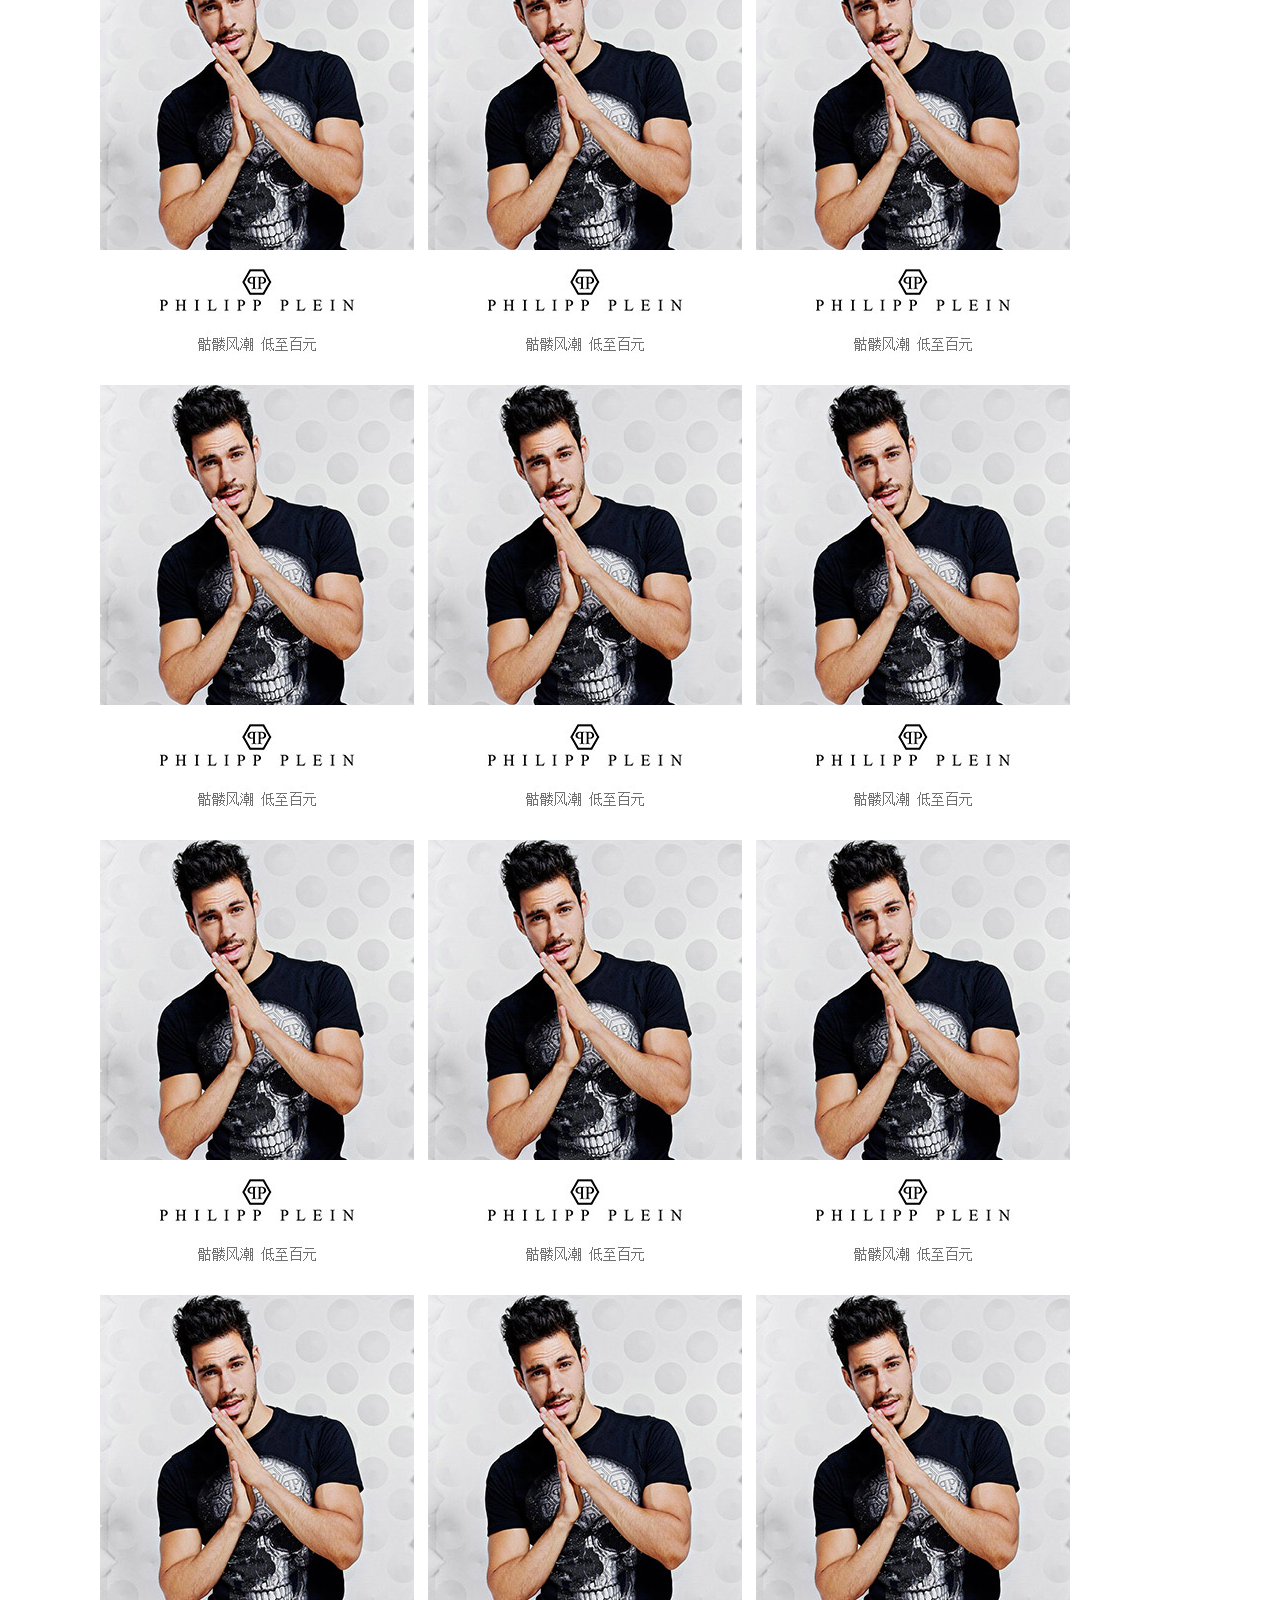
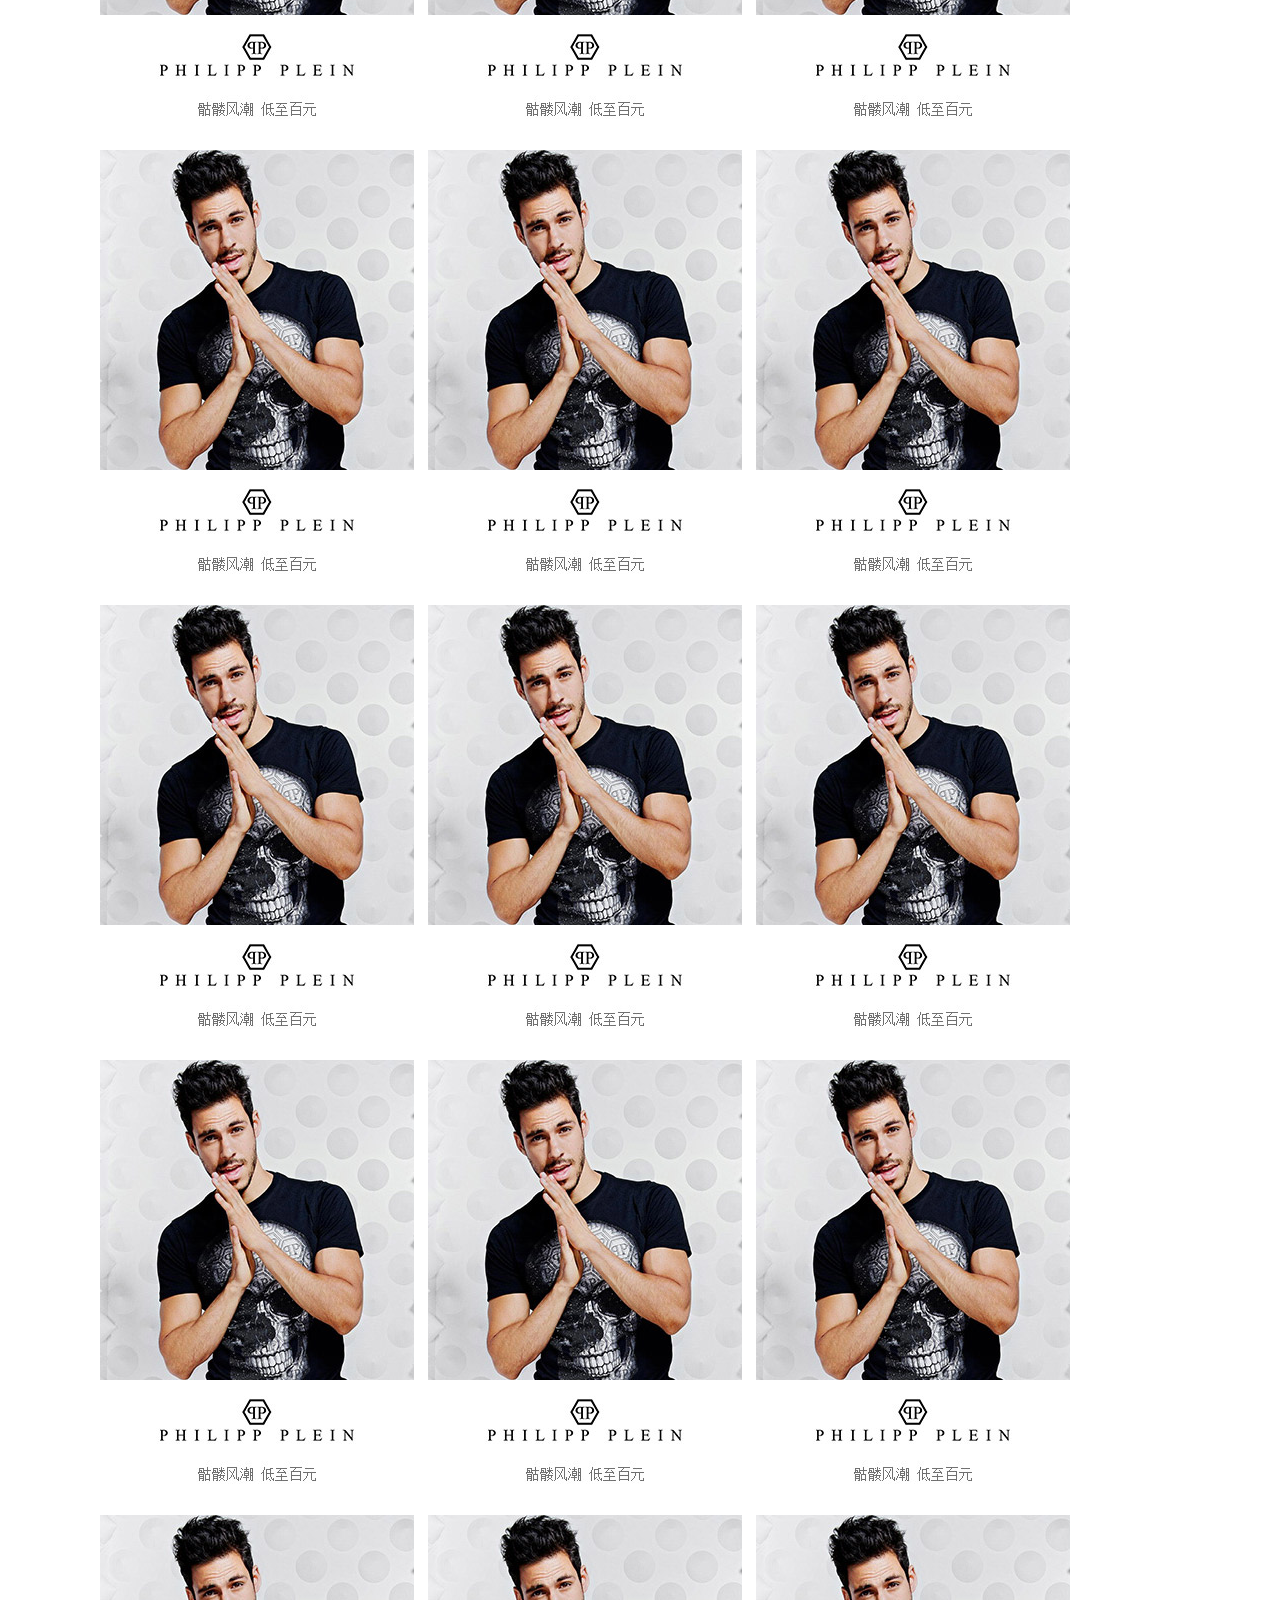
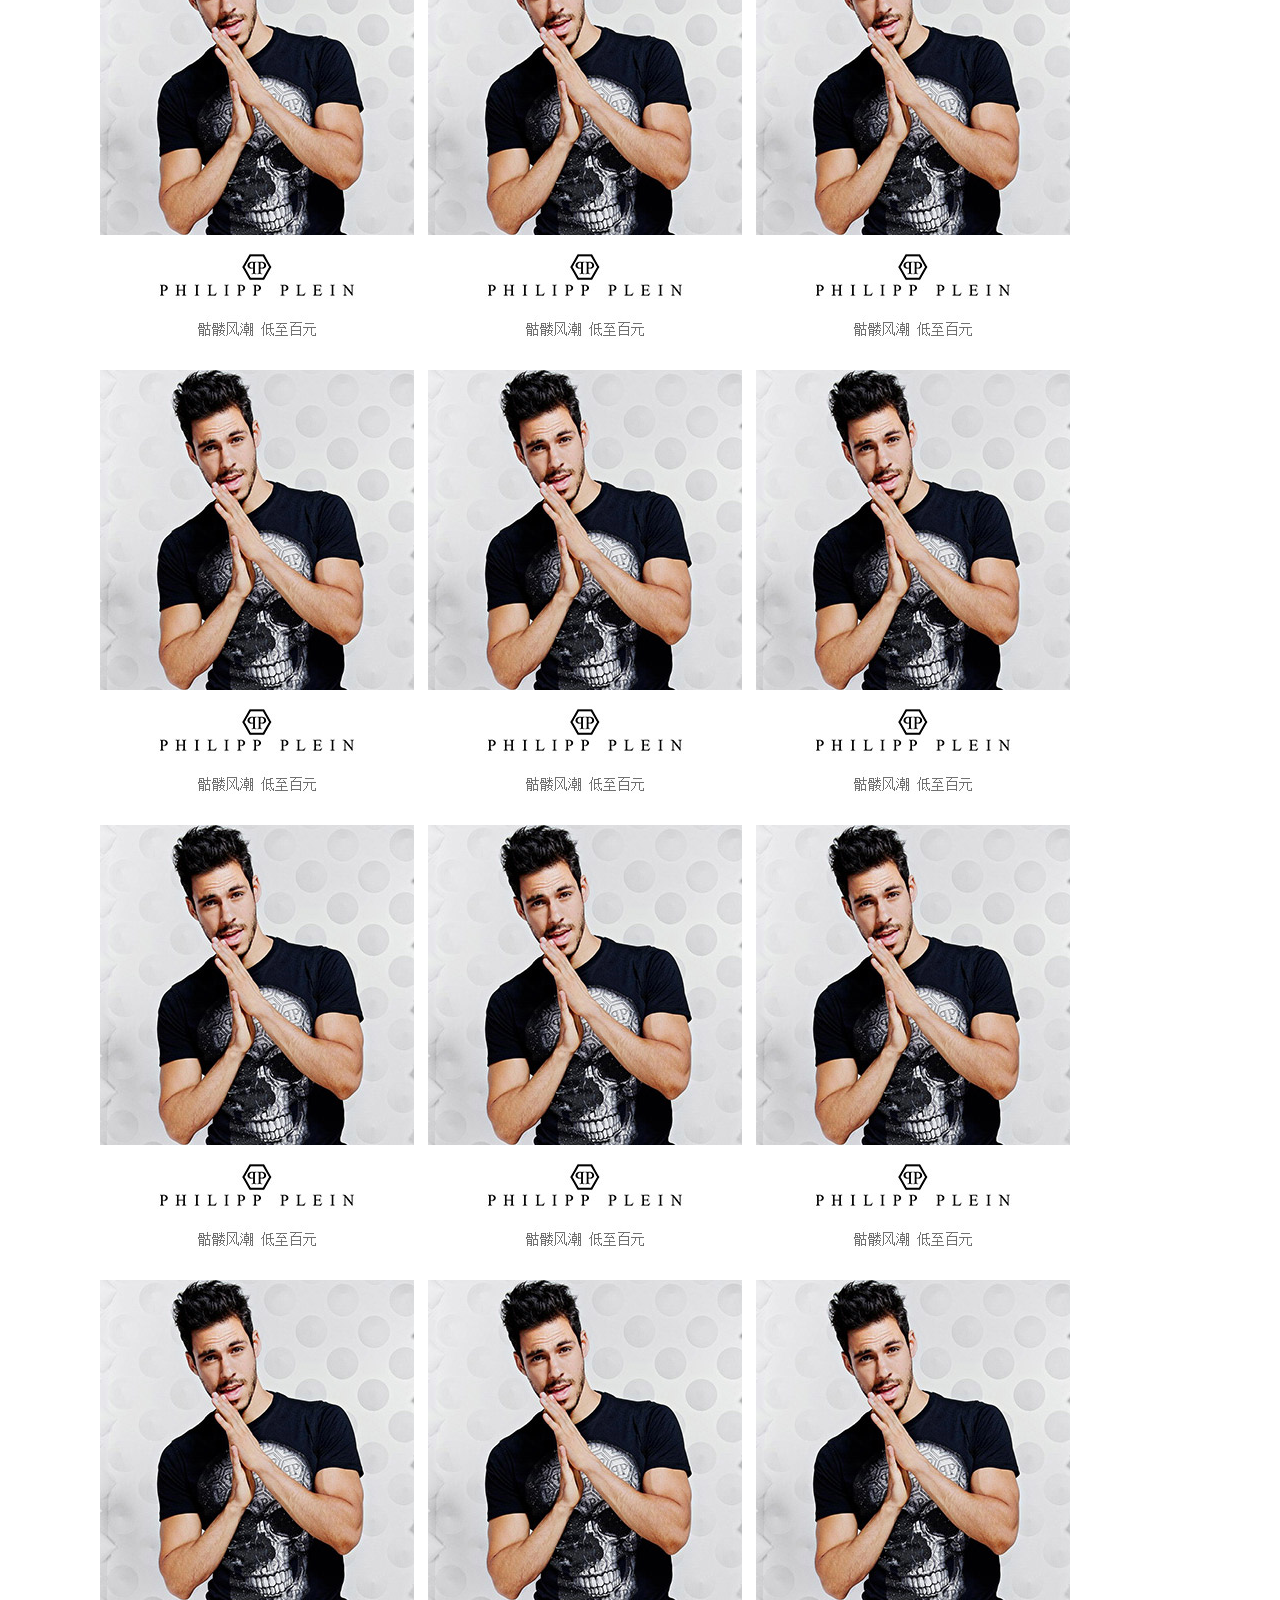
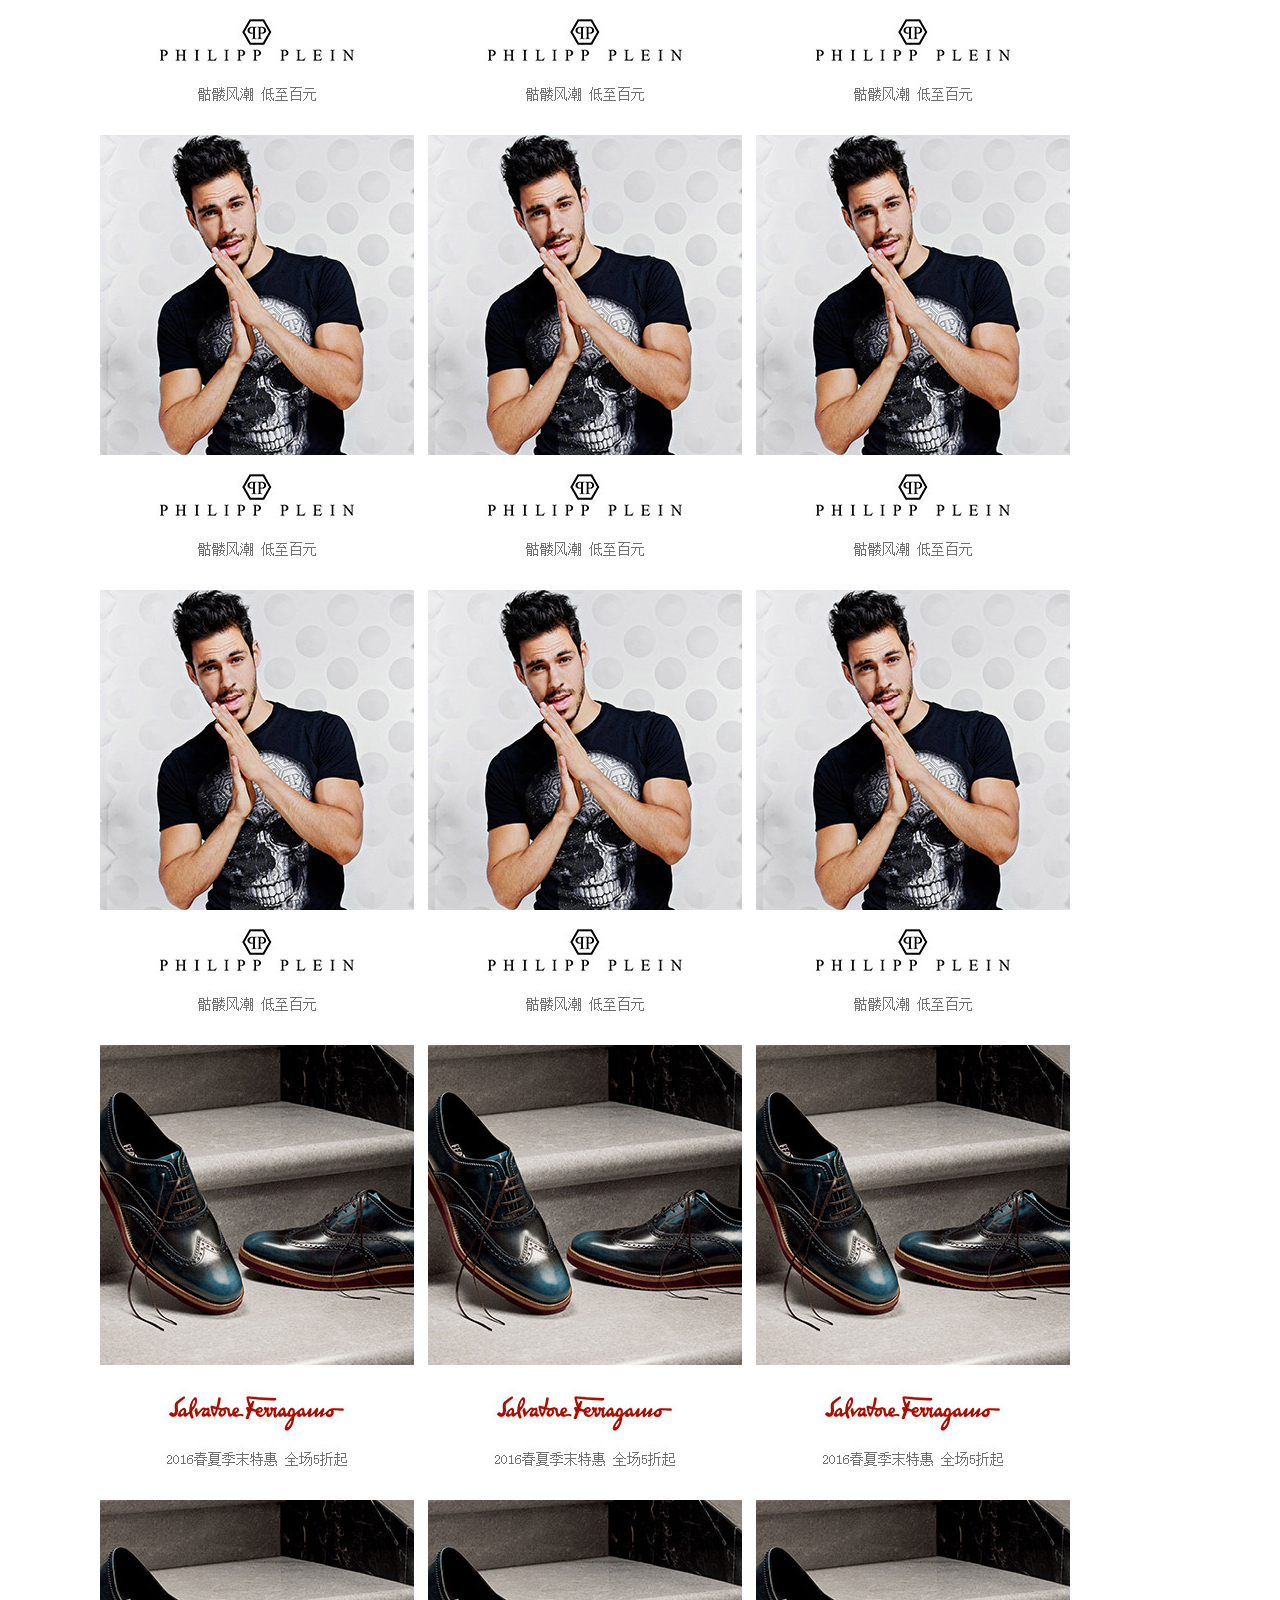
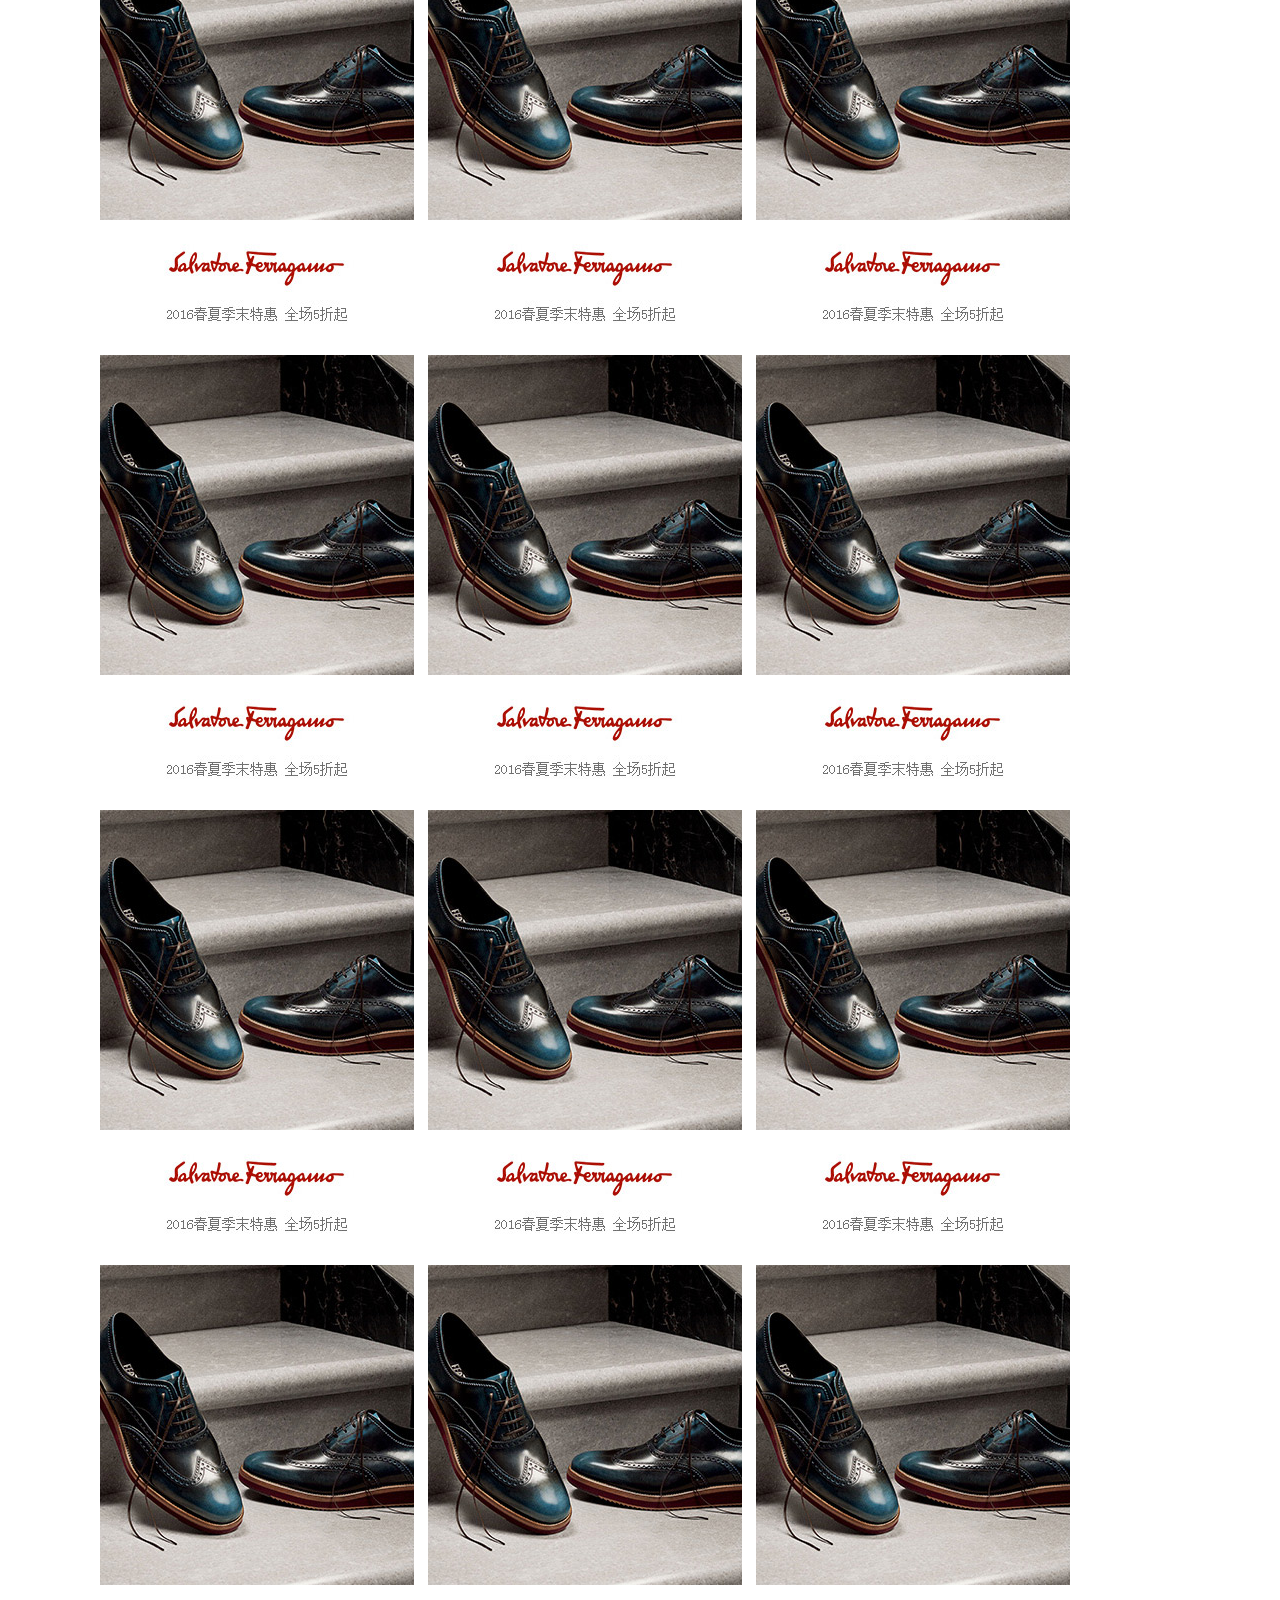
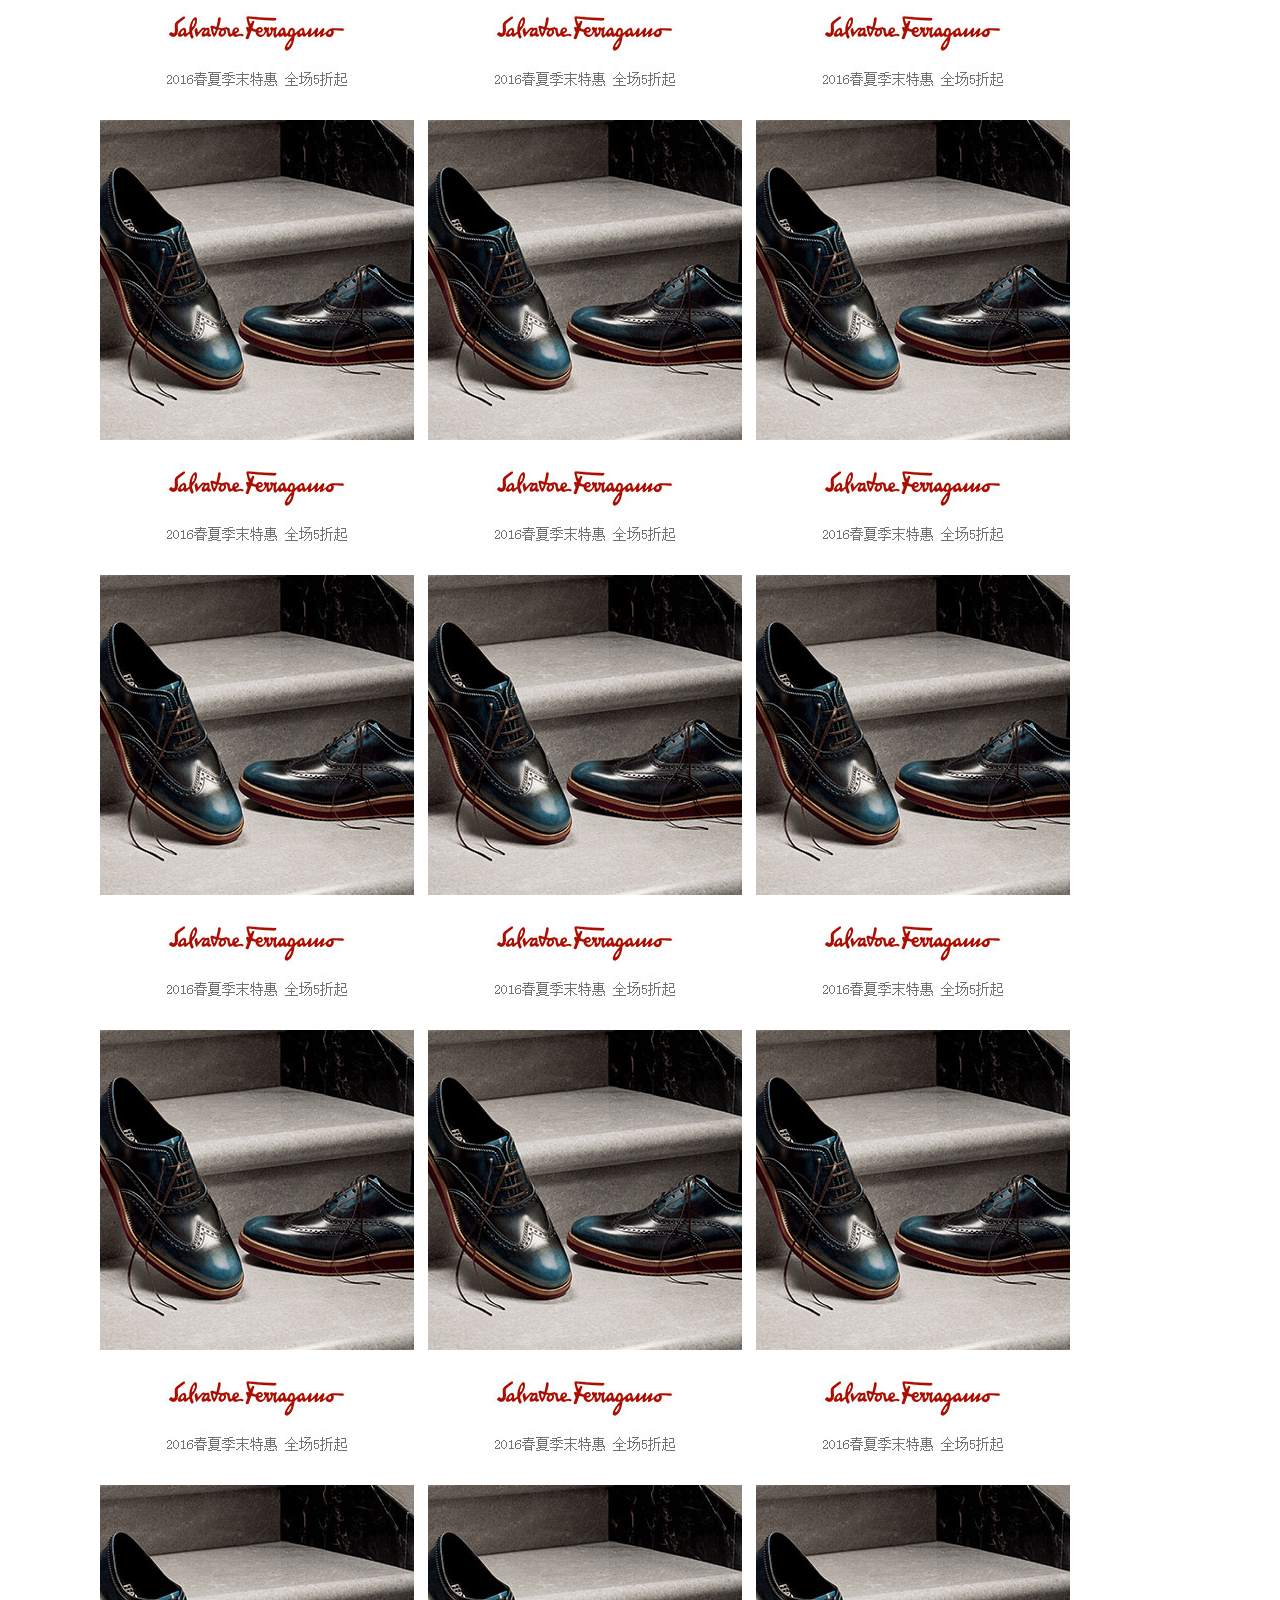
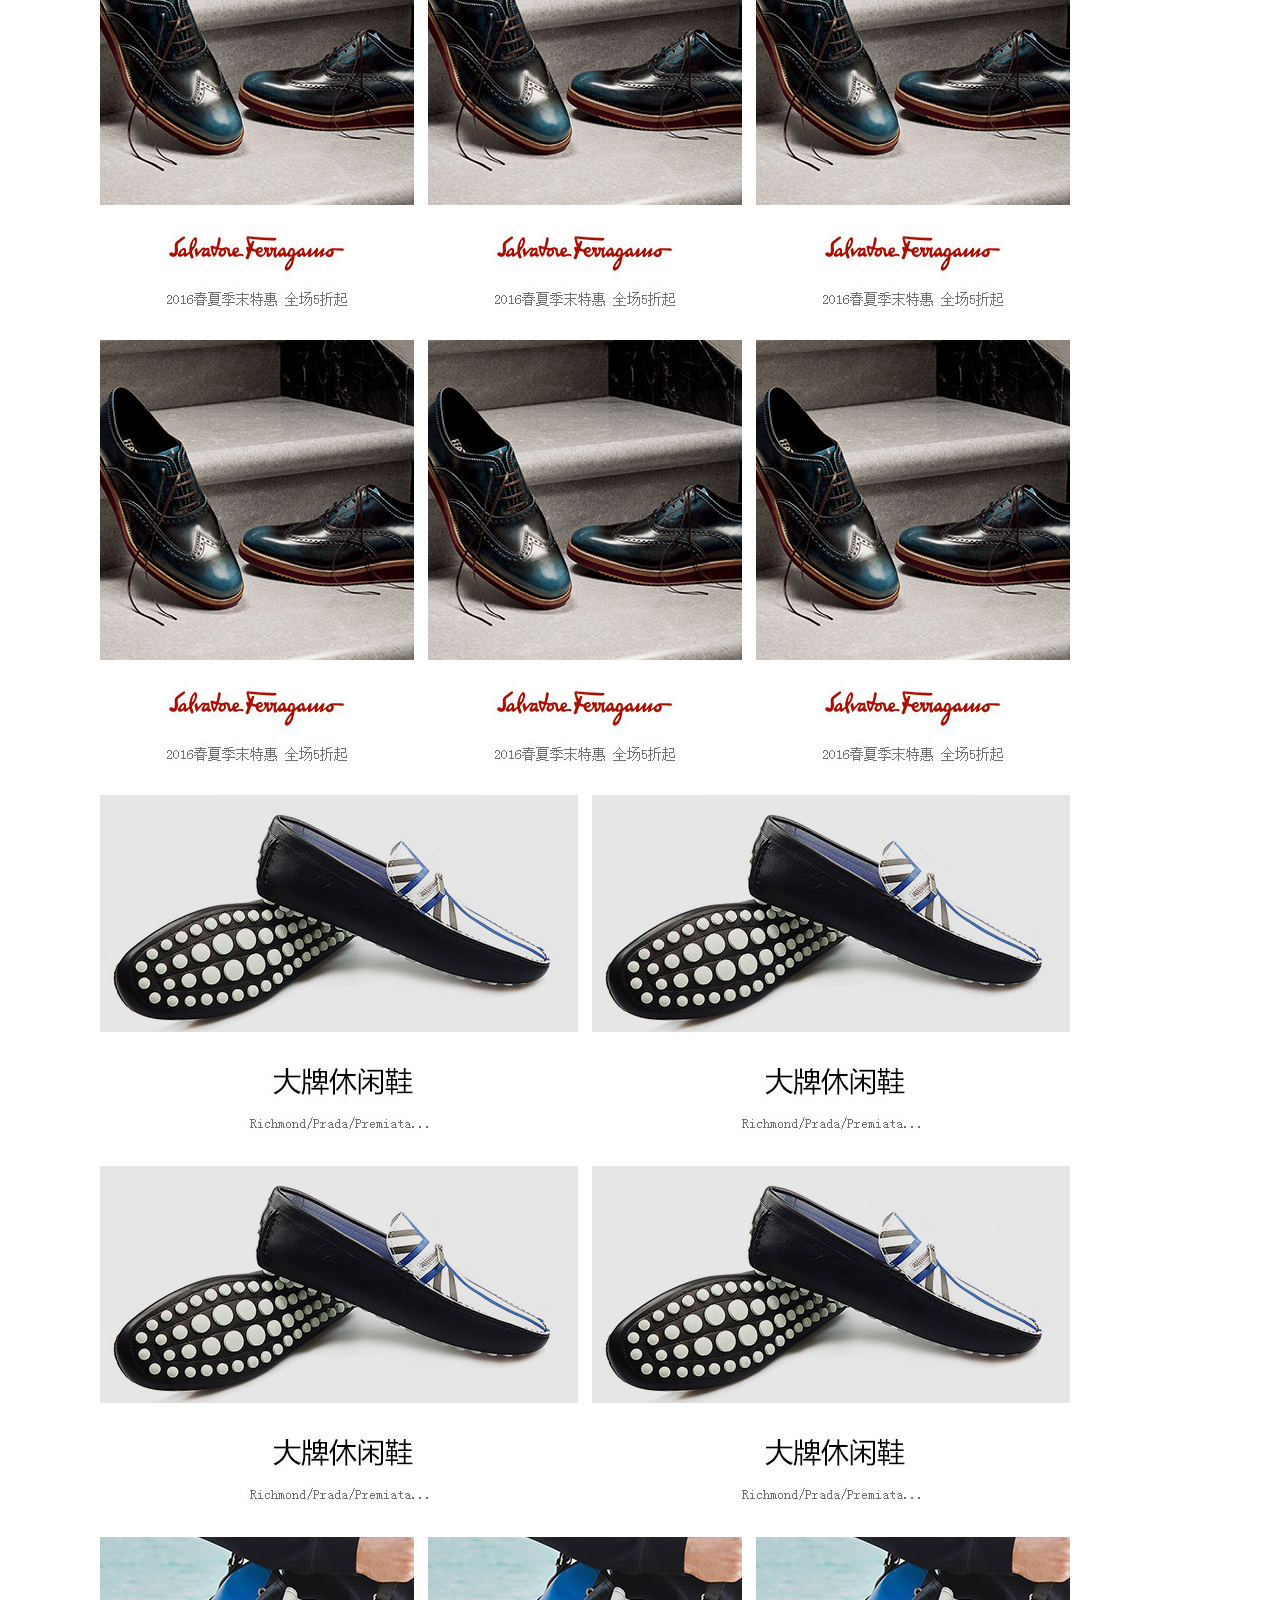
<file: html/man.html>
<!doctype html>
<html>
<head>
	<meta charset = 'utf-8' />
	<title>男士</title>
	<link rel="stylesheet" type="text/css" href="../css/common.css" />
	<link rel="stylesheet" type="text/css" href="../css/man.css" />
	<script type="text/javascript" src="../js/jquery-1.12.4.min.js"></script>
	<script type="text/javascript" src="../js/common.js"></script>
	<script type="text/javascript" src="../js/man.js"></script>
</head>
<body>
	<!-- 头部 开始 -->
	<div class="topbox">
		<div class="top">
			<div class="header">
				<ul class="toplink">
					<li>
						<a class="login" href="../html/login.html">登录/注册</a>
					</li>
					<li class="mybag_li">
						<a class="mybag" href="../html/cart.html">购物袋<font class="count"> 0 </font>件</a>
						<div class="mybag_info">
							<p>购物袋暂时没有商品！</p>
						</div>
					</li>
					<li class="myshow_li">
						<a class="myshow" href="javascript:;">我的走秀</a>
						<div class="myshow-list">
							<a href="javascript:;">我的订单</a>
							<a href="javascript:;">自助退货</a>
							<a href="javascript:;">我的收藏</a>
							<a href="javascript:;">帮助中心</a>
							<a href="javascript:;">全部收藏</a>
						</div>
					</li>
				</ul>
				<div class="logo">
					<a href="javascript:;"><img src="../images/logo.jpg" /></a>
				</div>
				<form class="search-form">
					<div class="search">
						<input class="txt" type="text" value="" /><label>请搜索<b>Philipp Pleim</b>试试</label>
						<input class="btn" type="button" />
					</div>
				</form>
			</div>
			<div class="nav">
				<ul>
					<li><a href="../index.html"><span>首页</span></a></li>
					<li><a href="javascript:;"><span>新品</span></a></li>
					<li><a href="../html/man.html"><span>男士</span></a></li>
					<li><a href="javascript:;"><span>女士</span></a></li>
					<li><a href="javascript:;"><span>品牌</span></a></li>
					<li class="hot"><a href="javascript:;"><span>发现</span></a></li>
					<li><a href="javascript:;"><span>专题</span></a></li>
					<li><a href="javascript:;"><span>手机走秀</span></a></li>
				</ul>
			</div>
		</div>
	</div>
	<!-- 头部 结束 -->


	<!-- 菜单 开始 -->
	<div class="menubox">
		<ul class="menu">
			<li>
				<a href="JavaScript:;"><span>包装</span></a><i></i>
				<div class="submenu">

				</div>
			</li>
			<li><a href="JavaScript:;"><span>服装</span></a><i></i>
				<div class="submenu">

				</div>
			</li>
			<li><a href="JavaScript:;"><span>鞋靴</span></a><i></i>
				<div class="submenu">

				</div>
			</li>
			<li><a href="../html/detail.html"><span>腕表</span></a><i></i>
				<div class="submenu">

				</div>
			</li>
			<li><a href="JavaScript:;"><span>配饰</span></a><i></i>
				<div class="submenu">

				</div>
			</li>
			<li><a href="JavaScript:;"><span>妆品</span></a><i></i>
				<div class="submenu">

				</div>
			</li>
			<li><a href="JavaScript:;"><span>生活</span></a><i></i>
				<div class="submenu">

				</div>
			</li>
			<li><a href="JavaScript:;"><span>婴童</span></a><i></i>
				<div class="submenu">

				</div>
			</li>
			<li><a href="JavaScript:;"><span>豪车</span></a><i></i>
				<div class="submenu">

				</div>
			</li>
		</ul>
	</div>
	<!-- 菜单 结束 -->

	<!-- 楼层 开始 -->
	<div class="man_warp">
		<div class="man_box">

			<div class="man_menu">
				<ul id="manMenu">
					<li class="current"><a class="nav_1F" href="javascript:;"></a></li>
					<li><a class="nav_2F" href="javascript:;"></a></li>
					<li><a class="nav_3F" href="javascript:;"></a></li>
					<li><a class="nav_4F" href="javascript:;"></a></li>
					<li><a class="nav_5F" href="javascript:;"></a></li>
				</ul>
			</div>

			<!-- 1 楼 开始 -->
			<div class="floor" id="1F">
				<ul class="item_3">
					<li><a href="javascript"><img src="../images/man1_05.jpg" /></a></li>
					<li><a href="javascript"><img src="../images/man1_05.jpg" /></a></li>
					<li><a href="javascript"><img src="../images/man1_05.jpg" /></a></li>
					<li><a href="javascript"><img src="../images/man1_05.jpg" /></a></li>
					<li><a href="javascript"><img src="../images/man1_05.jpg" /></a></li>
					<li><a href="javascript"><img src="../images/man1_05.jpg" /></a></li>
					<li><a href="javascript"><img src="../images/man1_05.jpg" /></a></li>
					<li><a href="javascript"><img src="../images/man1_05.jpg" /></a></li>
					<li><a href="javascript"><img src="../images/man1_05.jpg" /></a></li>
					<li><a href="javascript"><img src="../images/man1_05.jpg" /></a></li>
					<li><a href="javascript"><img src="../images/man1_05.jpg" /></a></li>
					<li><a href="javascript"><img src="../images/man1_05.jpg" /></a></li>
					<li><a href="javascript"><img src="../images/man1_05.jpg" /></a></li>
					<li><a href="javascript"><img src="../images/man1_05.jpg" /></a></li>
					<li><a href="javascript"><img src="../images/man1_05.jpg" /></a></li>
					<li><a href="javascript"><img src="../images/man1_05.jpg" /></a></li>
					<li><a href="javascript"><img src="../images/man1_05.jpg" /></a></li>
					<li><a href="javascript"><img src="../images/man1_05.jpg" /></a></li>
					<li><a href="javascript"><img src="../images/man1_05.jpg" /></a></li>
					<li><a href="javascript"><img src="../images/man1_05.jpg" /></a></li>
					<li><a href="javascript"><img src="../images/man1_05.jpg" /></a></li>
					<li><a href="javascript"><img src="../images/man1_05.jpg" /></a></li>
					<li><a href="javascript"><img src="../images/man1_05.jpg" /></a></li>
					<li><a href="javascript"><img src="../images/man1_05.jpg" /></a></li>
					<li><a href="javascript"><img src="../images/man1_05.jpg" /></a></li>
					<li><a href="javascript"><img src="../images/man1_05.jpg" /></a></li>
					<li><a href="javascript"><img src="../images/man1_05.jpg" /></a></li>
					<li><a href="javascript"><img src="../images/man1_05.jpg" /></a></li>
					<li><a href="javascript"><img src="../images/man1_05.jpg" /></a></li>
					<li><a href="javascript"><img src="../images/man1_05.jpg" /></a></li>
					<li><a href="javascript"><img src="../images/man1_05.jpg" /></a></li>
					<li><a href="javascript"><img src="../images/man1_05.jpg" /></a></li>
					<li><a href="javascript"><img src="../images/man1_05.jpg" /></a></li>
					<li><a href="javascript"><img src="../images/man1_05.jpg" /></a></li>
					<li><a href="javascript"><img src="../images/man1_05.jpg" /></a></li>
					<li><a href="javascript"><img src="../images/man1_05.jpg" /></a></li>
					<li><a href="javascript"><img src="../images/man1_05.jpg" /></a></li>
					<li><a href="javascript"><img src="../images/man1_05.jpg" /></a></li>
					<li><a href="javascript"><img src="../images/man1_05.jpg" /></a></li>
					<li><a href="javascript"><img src="../images/man1_05.jpg" /></a></li>
					<li><a href="javascript"><img src="../images/man1_05.jpg" /></a></li>
					<li><a href="javascript"><img src="../images/man1_05.jpg" /></a></li>
					<li><a href="javascript"><img src="../images/man1_05.jpg" /></a></li>
					<li><a href="javascript"><img src="../images/man1_05.jpg" /></a></li>
					<li><a href="javascript"><img src="../images/man1_05.jpg" /></a></li>
					<li><a href="javascript"><img src="../images/man1_05.jpg" /></a></li>
					<li><a href="javascript"><img src="../images/man1_05.jpg" /></a></li>
					<li><a href="javascript"><img src="../images/man1_05.jpg" /></a></li>
					<li><a href="javascript"><img src="../images/man1_05.jpg" /></a></li>
					<li><a href="javascript"><img src="../images/man1_05.jpg" /></a></li>
					<li><a href="javascript"><img src="../images/man1_05.jpg" /></a></li>
					<li><a href="javascript"><img src="../images/man1_05.jpg" /></a></li>
					<li><a href="javascript"><img src="../images/man1_05.jpg" /></a></li>
					<li><a href="javascript"><img src="../images/man1_05.jpg" /></a></li>
					<li><a href="javascript"><img src="../images/man1_05.jpg" /></a></li>
					<li><a href="javascript"><img src="../images/man1_05.jpg" /></a></li>
					<li><a href="javascript"><img src="../images/man1_05.jpg" /></a></li>
					<li><a href="javascript"><img src="../images/man1_05.jpg" /></a></li>
					<li><a href="javascript"><img src="../images/man1_05.jpg" /></a></li>
					<li><a href="javascript"><img src="../images/man1_05.jpg" /></a></li>
					<li><a href="javascript"><img src="../images/man1_05.jpg" /></a></li>
					<li><a href="javascript"><img src="../images/man1_05.jpg" /></a></li>
					<li><a href="javascript"><img src="../images/man1_05.jpg" /></a></li>
					<li><a href="javascript"><img src="../images/man1_05.jpg" /></a></li>
					<li><a href="javascript"><img src="../images/man1_05.jpg" /></a></li>
					<li><a href="javascript"><img src="../images/man1_05.jpg" /></a></li>
				</ul>
			</div>
			<!-- 1 楼 结束 -->


			<!-- 2 楼 开始 -->
			<div class="floor" id="2F">
				<ul class="item_3">
					<li><a href="javascript"><img src="../images/man2_05.jpg" /></a></li>
					<li><a href="javascript"><img src="../images/man2_05.jpg" /></a></li>
					<li><a href="javascript"><img src="../images/man2_05.jpg" /></a></li>
					<li><a href="javascript"><img src="../images/man2_05.jpg" /></a></li>
					<li><a href="javascript"><img src="../images/man2_05.jpg" /></a></li>
					<li><a href="javascript"><img src="../images/man2_05.jpg" /></a></li>
					<li><a href="javascript"><img src="../images/man2_05.jpg" /></a></li>
					<li><a href="javascript"><img src="../images/man2_05.jpg" /></a></li>
					<li><a href="javascript"><img src="../images/man2_05.jpg" /></a></li>
					<li><a href="javascript"><img src="../images/man2_05.jpg" /></a></li>
					<li><a href="javascript"><img src="../images/man2_05.jpg" /></a></li>
					<li><a href="javascript"><img src="../images/man2_05.jpg" /></a></li>
					<li><a href="javascript"><img src="../images/man2_05.jpg" /></a></li>
					<li><a href="javascript"><img src="../images/man2_05.jpg" /></a></li>
					<li><a href="javascript"><img src="../images/man2_05.jpg" /></a></li>
					<li><a href="javascript"><img src="../images/man2_05.jpg" /></a></li>
					<li><a href="javascript"><img src="../images/man2_05.jpg" /></a></li>
					<li><a href="javascript"><img src="../images/man2_05.jpg" /></a></li>
					<li><a href="javascript"><img src="../images/man2_05.jpg" /></a></li>
					<li><a href="javascript"><img src="../images/man2_05.jpg" /></a></li>
					<li><a href="javascript"><img src="../images/man2_05.jpg" /></a></li>
					<li><a href="javascript"><img src="../images/man2_05.jpg" /></a></li>
					<li><a href="javascript"><img src="../images/man2_05.jpg" /></a></li>
					<li><a href="javascript"><img src="../images/man2_05.jpg" /></a></li>
					<li><a href="javascript"><img src="../images/man2_05.jpg" /></a></li>
					<li><a href="javascript"><img src="../images/man2_05.jpg" /></a></li>
					<li><a href="javascript"><img src="../images/man2_05.jpg" /></a></li>
					<li><a href="javascript"><img src="../images/man2_05.jpg" /></a></li>
					<li><a href="javascript"><img src="../images/man2_05.jpg" /></a></li>
					<li><a href="javascript"><img src="../images/man2_05.jpg" /></a></li>
				</ul>
				<ul class="item_2">
					<li><a href="javascript"><img src="../images/man2_68.jpg" /></a></li>
					<li><a href="javascript"><img src="../images/man2_68.jpg" /></a></li>
					<li><a href="javascript"><img src="../images/man2_68.jpg" /></a></li>
					<li><a href="javascript"><img src="../images/man2_68.jpg" /></a></li>
				</ul>
			</div>
			<!-- 2 楼 结束 -->


			<!-- 3 楼 开始 -->
			<div class="floor" id="3F">
				<ul class="item_3">
					<li><a href="javascript"><img src="../images/man3_05.jpg" /></a></li>
					<li><a href="javascript"><img src="../images/man3_05.jpg" /></a></li>
					<li><a href="javascript"><img src="../images/man3_05.jpg" /></a></li>
					<li><a href="javascript"><img src="../images/man3_05.jpg" /></a></li>
					<li><a href="javascript"><img src="../images/man3_05.jpg" /></a></li>
					<li><a href="javascript"><img src="../images/man3_05.jpg" /></a></li>
					<li><a href="javascript"><img src="../images/man3_05.jpg" /></a></li>
					<li><a href="javascript"><img src="../images/man3_05.jpg" /></a></li>
					<li><a href="javascript"><img src="../images/man3_05.jpg" /></a></li>
					<li><a href="javascript"><img src="../images/man3_05.jpg" /></a></li>
					<li><a href="javascript"><img src="../images/man3_05.jpg" /></a></li>
					<li><a href="javascript"><img src="../images/man3_05.jpg" /></a></li>
					<li><a href="javascript"><img src="../images/man3_05.jpg" /></a></li>
					<li><a href="javascript"><img src="../images/man3_05.jpg" /></a></li>
					<li><a href="javascript"><img src="../images/man3_05.jpg" /></a></li>
					<li><a href="javascript"><img src="../images/man3_05.jpg" /></a></li>
					<li><a href="javascript"><img src="../images/man3_05.jpg" /></a></li>
					<li><a href="javascript"><img src="../images/man3_05.jpg" /></a></li>
				</ul>
				<ul class="item_2">
					<li><a href="javascript"><img src="../images/man3_44.jpg" /></a></li>
					<li><a href="javascript"><img src="../images/man3_46.jpg" /></a></li>
				</ul>
			</div>
			<!-- 3 楼 结束 -->


			<!-- 4 楼 开始 -->
			<div class="floor" id="4F">
				<ul class="item_3">
					<li><a href="javascript"><img src="../images/man4_05.jpg" /></a></li>
					<li><a href="javascript"><img src="../images/man4_07.jpg" /></a></li>
					<li><a href="javascript"><img src="../images/man4_09.jpg" /></a></li>
					<li><a href="javascript"><img src="../images/man4_14.jpg" /></a></li>
					<li><a href="javascript"><img src="../images/man4_15.jpg" /></a></li>
					<li><a href="javascript"><img src="../images/man4_16.jpg" /></a></li>
					<li><a href="javascript"><img src="../images/man4_20.jpg" /></a></li>
					<li><a href="javascript"><img src="../images/man4_21.jpg" /></a></li>
					<li><a href="javascript"><img src="../images/man4_22.jpg" /></a></li>
				</ul>
				<ul class="item_2">
					<li><a href="javascript"><img src="../images/man4_26.jpg" /></a></li>
					<li><a href="javascript"><img src="../images/man4_28.jpg" /></a></li>
				</ul>
			</div>
			<!-- 4 楼 结束 -->


			<!-- 5 楼 开始 -->
			<div class="floor" id="5F">
				<ul class="item_3">
					<li><a href="javascript"><img src="../images/man5_05.jpg" /></a></li>
					<li><a href="javascript"><img src="../images/man5_07.jpg" /></a></li>
					<li><a href="javascript"><img src="../images/man5_09.jpg" /></a></li>
					<li><a href="javascript"><img src="../images/man5_14.jpg" /></a></li>
					<li><a href="javascript"><img src="../images/man5_15.jpg" /></a></li>
					<li><a href="javascript"><img src="../images/man5_16.jpg" /></a></li>
					<li><a href="javascript"><img src="../images/man5_20.jpg" /></a></li>
					<li><a href="javascript"><img src="../images/man5_21.jpg" /></a></li>
					<li><a href="javascript"><img src="../images/man5_22.jpg" /></a></li>
					<li><a href="javascript"><img src="../images/man5_26.jpg" /></a></li>
					<li><a href="javascript"><img src="../images/man5_27.jpg" /></a></li>
					<li><a href="javascript"><img src="../images/man5_28.jpg" /></a></li>
					<li><a href="javascript"><img src="../images/man5_32.jpg" /></a></li>
					<li><a href="javascript"><img src="../images/man5_33.jpg" /></a></li>
					<li><a href="javascript"><img src="../images/man5_34.jpg" /></a></li>
					<li><a href="javascript"><img src="../images/man5_38.jpg" /></a></li>
					<li><a href="javascript"><img src="../images/man5_39.jpg" /></a></li>
					<li><a href="javascript"><img src="../images/man5_40.jpg" /></a></li>
				</ul>
				<ul class="item_2">
					<li><a href="javascript"><img src="../images/mman5_44.jpg" /></a></li>
					<li><a href="javascript"><img src="../images/man5_46.jpg" /></a></li>
				</ul>
			</div>
			<!-- 5 楼 结束 -->
		</div> 
	</div>
	<!-- 楼层 结束 -->


	<!-- 服务 开始-->
	<div class="service_box">
		<div class="service">
			<div class="connect">
				<a class="customer_service" href="javascript:;"></a>
				<p class="number"></p>
				<a class="speak_cao" href="javascript:;"></a>
			</div>
			<dl class="service_list">
				<dt>新手入门</dt>
				<dd><a href="javascript:;">购物流程</a></dd>
				<dd><a href="javascript:;">会员等级与升级</a></dd>
				<dd><a href="javascript:;">我的走秀</a></dd>
				<dd><a href="javascript:;">常见问题</a></dd>
				<dd><a href="javascript:;">手机走秀</a></dd>
			</dl>
			<dl class="service_list">
				<dt>配送方式</dt>
				<dd><a href="javascript:;">海外配送说明</a></dd>
				<dd><a href="javascript:;">配送运费</a></dd>
				<dd><a href="javascript:;">配送查询</a></dd>
			</dl>
			<dl class="service_list">
				<dt>支付方式</dt>
				<dd><a href="javascript:;">在线支付</a></dd>
				<dd><a href="javascript:;">货到付款</a></dd>
				<dd><a href="javascript:;">银行汇款</a></dd>
			</dl>
			<dl class="service_list">
				<dt>售后服务</dt>
				<dd><a href="javascript:;">退换货自助申请</a></dd>
				<dd><a href="javascript:;">退换货政策</a></dd>
				<dd><a href="javascript:;">退换货流程</a></dd>
				<dd><a href="javascript:;">退款说明</a></dd>
				<dd><a href="javascript:;">CEO邮箱</a></dd>
			</dl>
			<dl class="two_code">
				<dt>走秀微信客服</dt>
				<dd></dd>
			</dl>
		</div>
	</div>
	<!-- 服务 结束 -->


	<!-- 脚部 开始 -->
	<div class="footerbox">
		<div class="footer">
			<div class="footer_link">
				<ul>
					<li><a href="javascript:;">关于走秀</a>|</li>
					<li><a href="javascript:;">About us</a>|</li>
					<li><a href="javascript:;">媒体报道</a>|</li>
					<li><a href="javascript:;">品牌招商</a>|</li>
					<li><a href="javascript:;">加入走秀</a>|</li>
					<li><a href="javascript:;">网站地图</a>|</li>
					<li><a href="javascript:;">联系我们</a>|</li>
					<li><a href="javascript:;">品牌大全</a>|</li>
					<li><a href="javascript:;">邮件订阅</a>|</li>
					<li><a href="javascript:;">品牌专题</a>|</li>
					<li><a href="javascript:;">WAP网站</a></li>
				</ul>
			</div>
			<div class="footer_btn">
				<a class="btn_1" href="javascript:;"></a>
				<a class="btn_2" href="javascript:;"></a>
				<a class="btn_3" href="javascript:;"></a>
			</div>
			<div class="copyright">
				<p>Copyright &copy; 2008-20016 <a href="javascipt:;">Xiu.com</a>深圳走秀网络科技有限公司 版权所有.<a href="javascipt:;">粤ICP备07502993号</a></p>
			</div>
			<div class="img_link">
				<a href="javascript:;"><img src="../images/c_01.jpg" /></a>
				<a href="javascript:;"><img src="../images/c_02.jpg" /></a>
				<a href="javascript:;"><img src="../images/c_03.jpg" /></a>
				<a href="javascript:;"><img src="../images/c_04.jpg" /></a>
				<a href="javascript:;"><img src="../images/c_05.jpg" /></a>
				<a href="javascript:;"><img src="../images/c_06.jpg" /></a>
				<a href="javascript:;"><img src="../images/c_08.jpg" /></a>
				<a href="javascript:;"><img src="../images/c_09.jpg" /></a>
				<a href="javascript:;"><img src="../images/c_10.jpg" /></a>
			</div>
		</div>
	</div>
	<!-- 脚部 结束 -->

</body>
</html>
</file>
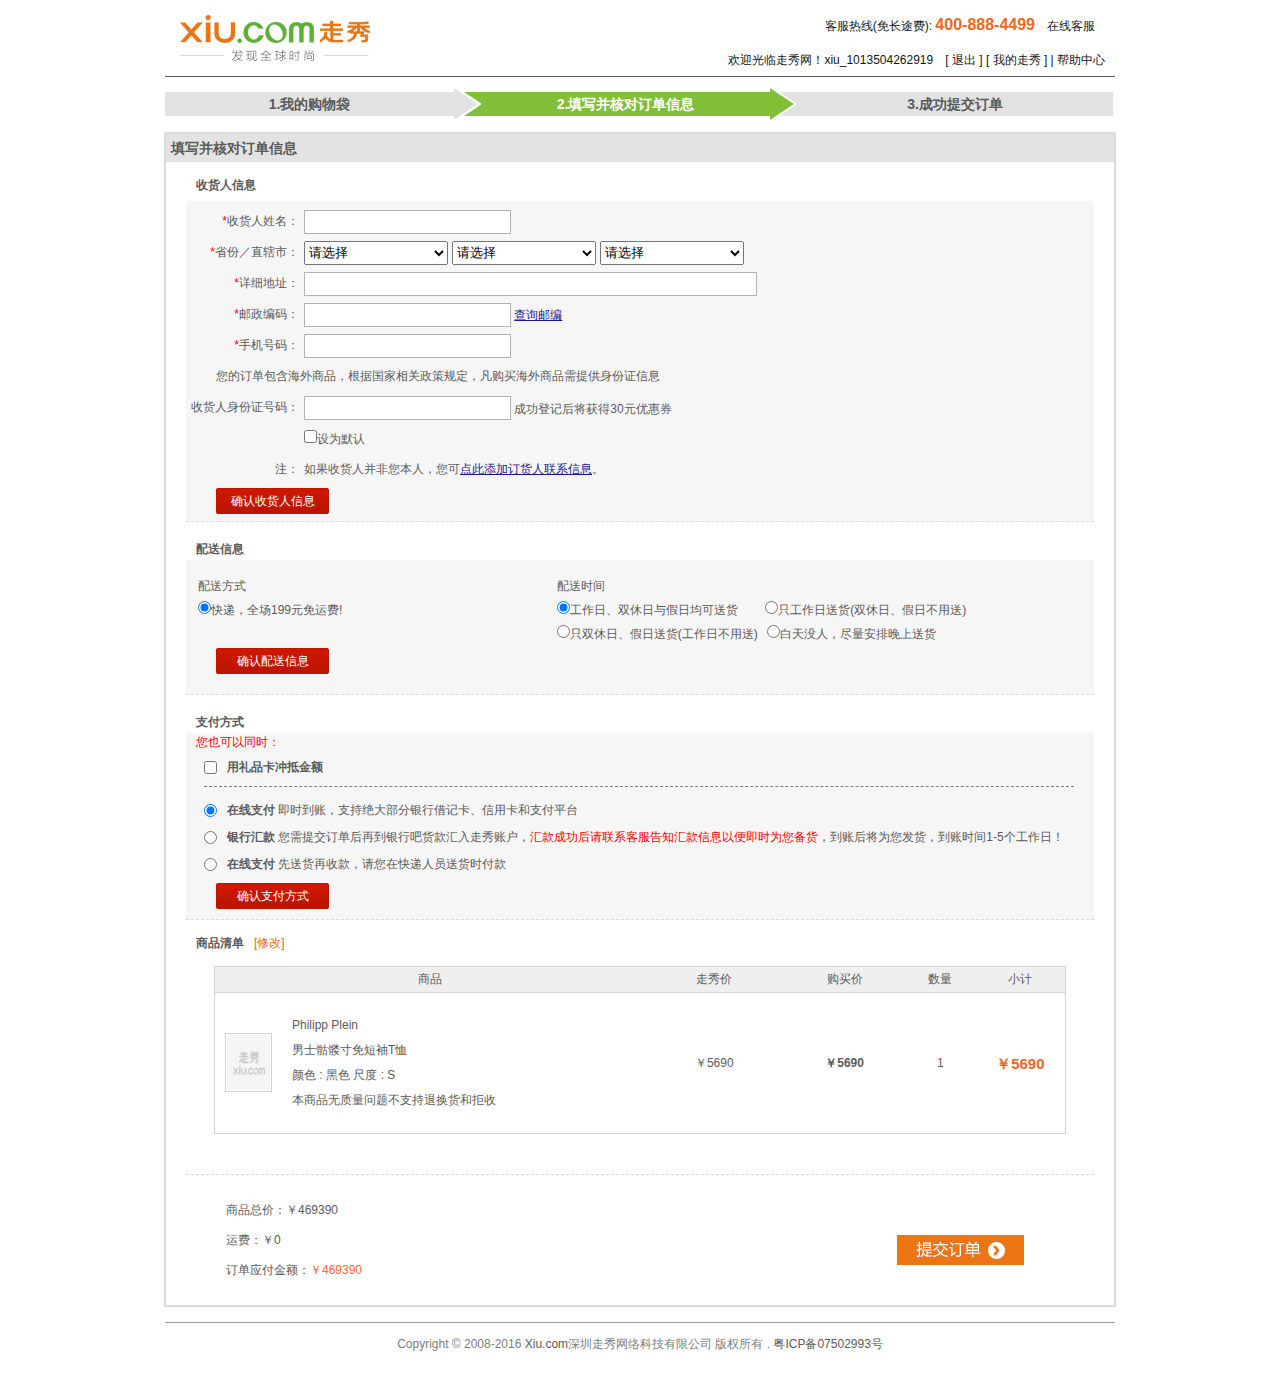
<file: html/order.html>
<!doctype html>
<html>
<head>
	<meta charset = 'utf-8' />
	<title>订单</title>
	<link rel="stylesheet" type="text/css" href="../css/common.css" />
	<link rel="stylesheet" type="text/css" href="../css/cart.css" />
	<link rel="stylesheet" type="text/css" href="../css/order.css" />
	<script type="text/javascript" src="../js/jquery-1.12.4.min.js"></script>
	<script type="text/javascript" src="../js/order.js"></script>
</head>
<body>
	<!-- 头部 -->
	<div class="cart_top">
		<div class="cart_log">
			<a href="../index.html"></a>
		</div>
		<div class="cart_txt">
			<p class="p1">客服热线(免长途费): <b>400-888-4499</b>&ensp;&ensp;<a href="javascript:;">在线客服</a></p>
			<p>欢迎光临走秀网！xiu_1013504262919&ensp;&ensp;<a class="exit" href="javascript:;">[ 退出 ] </a><a href="javascript:;">[ 我的走秀 ] </a>| <a href="javascript:;">帮助中心</a></p>
		</div>
	</div>


	<!--  -->
	<div class="my_cart">
		<div class="shop_list">
			<ul>
				<li class="sli_1"><span></span>1.我的购物袋</li>
				<li class="sli_bg"><span></span>2.填写并核对订单信息</li>
				<li>3.成功提交订单</li>
			</ul>
		</div>
	</div>

	<!--  -->
	<div class="order_confirm">
		<h2>填写并核对订单信息</h2>
		<h3>收货人信息</h3>
		<div class="add_address">
			<form>
				<div class="add_table">
					<table>
						<tr>
							<th>
								<span class="red">*</span>收货人姓名：
							</th>
							<td>
								<input id="add_name" type="text" />
								<span class="red name_error" style="display:none" >收货人姓名不能包含特殊字符！</span>
							</td>
						</tr>
						<tr>
							<th style="text-align:right">
								<span class="red">*</span>省份／直辖市：
							</th>
							<td class="choice_add">
								<div>
									<select class="sheng">
										<option>请选择</option>
									</select>
								</div>
								<div>
									<select class="shi">
										<option>请选择</option>
									</select>
								</div>
								<div>
									<select class="xian">
										<option>请选择</option>
									</select>
								</div>
							</td>
						</tr>
						<tr>
							<th><span class="red">*</span>详细地址：</th>
							<td>
								<input id="add_detail" type="text" />
								<span class="red" style="display:none" >详细地址不能为空！</span>
							</td>
						</tr>
						<tr>
							<th><span class="red">*</span>邮政编码：</th>
							<td>
								<input id="add_code" type="text" />
								<a href="javascript:;" style="color:#181a95;padding-right:4px;text-decoration:underline;">查询邮编</a>
								<span class="red" style="display:none" >详细地址不能为空！</span>
							</td>
						</tr>
						<tr>
							<th><span class="red">*</span>手机号码：</th>
							<td>
								<input id="add_phone" type="text" />
								<span class="red" style="display:none" >详细地址不能为空！</span>
							</td>
						</tr>
						<tr>
							<td colspan="2">
								<span style="padding-left:30px;">您的订单包含海外商品，根据国家相关政策规定，凡购买海外商品需提供身份证信息</span>
							</td>
						</tr>
						<tr>
							<th>收货人身份证号码：</th>
							<td>
								<input id="add_idcard" type="text" />
								<span>成功登记后将获得30元优惠券</span>
							</td>
						</tr>
						<tr>
							<th></th>
							<td>
								<label><input style="height:13px;" type="checkbox" />设为默认</label>
							</td>
						</tr>
						<tr>
							<th>注：</th>
							<td>
								如果收货人并非您本人，您可<a style="color:#181a95;text-decoration:underline;" href="javascript:;">点此添加订货人联系信息</a>。
							</td>
						</tr>
						<tr>
							<td colspan="2">
								<a class="confirm" href="javascript:;">确认收货人信息</a>
							</td>
						</tr>						
					</table>
				</div>
			</form>
		</div>
		<h3>配送信息</h3>
		<div class="deli_confirm">
			<table width="100%">
				<tr>
					<td class="td_left" width="40%">
						<p>配送方式</p>
						<div><input type="radio" name="deli_method" checked="checked" />快递，全场199元免运费!</div>
					</td>
					<td class="td_right" width="60%">
						<p>配送时间</p>
						<label><input type="radio" checked="checked" name="deli_time" />工作日、双休日与假日均可送货&ensp;&ensp;&ensp;&ensp;</label>
						<label><input type="radio" name="deli_time" />只工作日送货(双休日、假日不用送)</label><br>
						<label><input type="radio" name="deli_time" />只双休日、假日送货(工作日不用送)&ensp;</label>
						<label><input type="radio" name="deli_time" />白天没人，尽量安排晚上送货</label>
					</td>
				</tr>
			</table>
			<div><a class="deli_btn" href="javascript:;">确认配送信息</a></div>
		</div>
		<h3>支付方式</h3>
		<div class="pay_method">
			<div class="you_can">
				<span style="display:inline-block;line-height:18px;color:red;">您也可以同时：</span><br>
				<label><input type="checkbox" />用礼品卡冲抵金额</label>
			</div>
			<div class="pay_youcan">
				<div>
					<label><input type="radio" name="pay_method" checked="checked" />在线支付</label>
					<span>即时到账，支持绝大部分银行借记卡、信用卡和支付平台</span>
				</div>
				<div>
					<label><input type="radio" name="pay_method" />银行汇款</label>
					<span>您需提交订单后再到银行吧货款汇入走秀账户，<font color="red">汇款成功后请联系客服告知汇款信息以便即时为您备货</font>，到账后将为您发货，到账时间1-5个工作日！</span>
				</div>
				<div>
					<label><input type="radio" name="pay_method" />在线支付</label>
					<span>先送货再收款，请您在快递人员送货时付款</span>
				</div>			
			</div>
			<div>
				<div><a class="deli_btn" href="javascript:;">确认支付方式</a></div>
			</div>
		</div>
		<h3>商品清单<a href="javascript:;" style="margin-left:10px;font-weight:normal;color:#F26521;">[修改]</a></h3>
		<div class="goods_lis">
			<table>
				<tr>
					<th style="width: 434px;">商品</th>
					<th style="width: 140px;">走秀价</th>
					<th style="width: 120px;">购买价</th>
					<th style="width: 70px;">数量</th>
					<th style="width: 88px;">小计</th>
				</tr>
				<tr class="goods_li">
					<td>
						<dl>
							<dt><img src="../images/default.jpg" /></dt>
							<dd>
								<p>Philipp Plein</p>
								<p>男士骷髅寸免短袖T恤</p>
								<p>颜色 : 黑色 尺度 : S</p>
								<p>本商品无质量问题不支持退换货和拒收</p>
							</dd>
						</dl>
					</td>
					<td>￥5690</td>
					<td style="font-weight:bold;">￥5690</td>
					<td>1</td>
					<td style="color:#f26521;font-weight:bold;font-size:15px;">￥5690</td>
				</tr>
			</table>
			<div class="go_pay">
				<div class="pay_right">
					<p>商品总价：￥<span>469390</span></p>
					<p>运费：￥<span>0</span></p>
					<p>订单应付金额：<font color="#FF6633">￥<span>469390</span></font></p>	
				</div>
				<div class="go_pay_btn">
					<a href="javascript:;"></a>
				</div>
			</div>
		</div>

	</div>


	<!--  -->
	<div class="cart_footer">
		<p>Copyright &copy; 2008-2016 <a href="javascript:;">Xiu.com</a>深圳走秀网络科技有限公司 版权所有 . <a href="javascript:;">粤ICP备07502993号</a></p>
	</div>
</body>
</html>
</file>
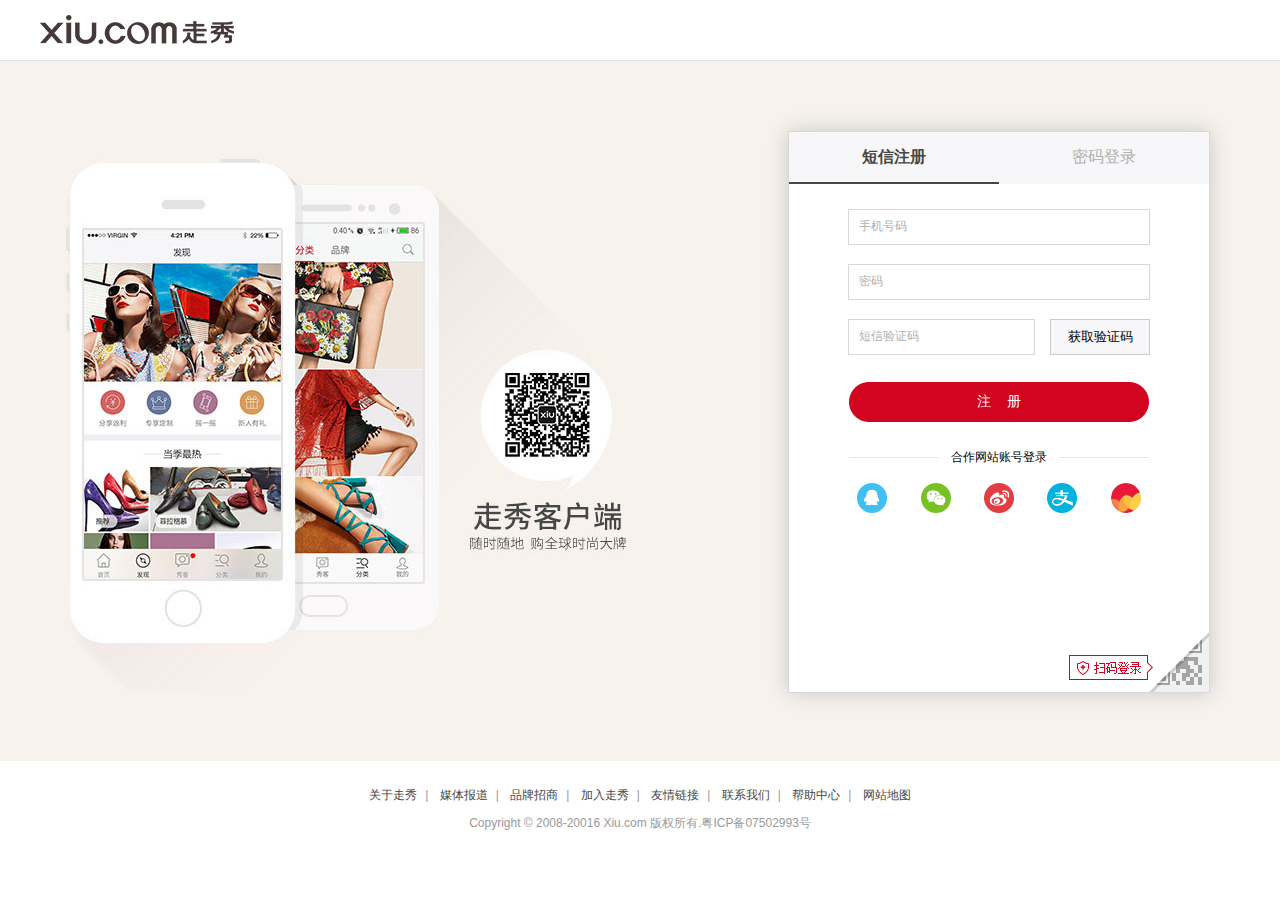
<file: html/register.html>
<!doctype html>
<html>
<head>
	<meta charset = 'utf-8' />
	<title>注册</title>
	<link rel="stylesheet" type="text/css" href="../css/common.css">
	<link rel="stylesheet" type="text/css" href="../css/login.css" />
	<script type="text/javascript" src="../js/jquery-1.12.4.min.js"></script>
	<script type="text/javascript" src="../js/jquery.cookie.js"></script>
	<script type="text/javascript" src="../js/register.js"></script>
</head>
<body>
	<!-- logo 开始 -->
	<div class="mini_logo">
		<a href=""></a><img src="../images/logo_mini.png"></a>
	</div>
	<!-- logo 结束 -->


	<!-- login_page 开始 -->
	<div class="login_page">	
		<div class="login_box">
			<form class="login_form">
				<div class="login_method">
					<ul>
						<li><a class="curr" href="javascript:;">短信注册</a></li>
						<li><a href="login.html">密码登录</a></li>
					</ul>
				</div>
				<!-- 电话登录  开始 -->
				<div class="login_phone">
					<div class="phone_num">
						<input id="user_name" type="text" value="" /><label>手机号码</label>
					</div>
					<div class="check_pwd">
						<input id="user_pwd" type="text" value="" /><label>密码</label>
					</div>
					<div class="check_code">
						<input type="text" value="" /><label>短信验证码</label><button id="gain_code">获取验证码</button>
					</div>
					<div class="auto_login" style="display:none;">
						<label><span class="bg"></span>
						<input type="checkbox" /><span class="txt">两周内自动登录</span></label><a href="javascript:;">找回密码</a>
					</div>
					<div class="login_btn">
						<a href="javascript:;">
							<input id="register" type="button" value="注&nbsp;&nbsp;&nbsp;&nbsp;册" />
						</a>
					</div>
				</div>
				<!-- 电话登录  结束 -->

				<!-- 合作账号登录 开始 -->
				<div class="login_partner">
					<dl>
						<dt><span>合作网站账号登录</span></dt>
						<dd>
							<a class="a1" href="javascript:;"></a>
							<a class="a2" href="javascript:;"></a>
							<a class="a3" href="javascript:;"></a>
							<a class="a4" href="javascript:;"></a>
							<a class="a5" href="javascript:;"></a>
						</dd>
					</dl>
				</div>
				<!-- 合作账号登录 结束 -->

				<!-- 扫码登录 开始 -->
				<a class="login_twocode_1" href="javascript:;"></a>
				<a class="login_twocode_2" href="javascript:;"></a>
				<!-- 扫码登录 结束 -->
			</form>
		</div>	
	</div>
	<!-- login_page 结束 -->

	<!-- 脚部 开始 -->
	<div class="login_footer">
		<div class="link">
			<a href="javascript:;">关于走秀</a><b>|</b>
			<a href="javascript:;">媒体报道</a><b>|</b>
			<a href="javascript:;">品牌招商</a><b>|</b>
			<a href="javascript:;">加入走秀</a><b>|</b>
			<a href="javascript:;">友情链接</a><b>|</b>
			<a href="javascript:;">联系我们</a><b>|</b>
			<a href="javascript:;">帮助中心</a><b>|</b>
			<a href="javascript:;">网站地图</a>
		</div>
		<div class="copy">
			<p>Copyright &copy; 2008-20016 <a href="javascipt:;">Xiu.com</a> 版权所有.<a href="javascipt:;">粤ICP备07502993号</p>
		</div>
	</div>
	<!-- 脚部 结束 -->
</body>
</html>
</file>
<file: css/common.css>
html,body,div,p,h1,h2,h3,h4,h5,h6,b,i,form,input,span,a,ul,li,dl,dt,dd,ol,img,button,table,tr,td{
	margin:0 ;padding: 0;}
ul,li{list-style: none;}
a{text-decoration: none;}
body{font-size: 12px; font-family: tahoma, arial, sans-serif;}
img{border:0; vertical-align: bottom;}

/*img{background: red;}*/

.top,.banner,.service,.footer_link{width: 1200px;margin: 0 auto;}
input{outline: none;}

/* 头部开始 */
.topbox{background: #333;}
.top{height: 93px;}

/*header*/
.top .header{
	height: 51px;
}

.toplink{
	overflow: hidden;
	
	float: left;
	padding: 2px 0 15px 6px; 
}
.top .toplink li{float: left;  height: 36px;}

.login{margin-right: 9px;}

.mybag_li{position: relative;}

.mybag{
	border: 1px solid #333;
	border-bottom: 0;
	background: url(../images/lock.png) no-repeat -215px -40px;
	padding: 0 4px 0 26px;
	margin-right: 6px;
}
.mybag .count{color: #f78407; padding: 0 2px;}
.mybag_info{position: absolute;display: none;}

.myshow{
	border: 1px solid #333;
	border-bottom: 0;
	padding: 0 15px 0 10px;
}
.myshow-list{display: none;}
.top .toplink li a{
	display: block;
	color: #d7d7d7;	line-height: 36px;
}
.toplink li .mybag:hover,.toplink li .myshow:hover{
	background-color: white;
	color: #ea3a15;
	border-color: #d7d7d7;
}
.toplink li .mybag:hover{
	background-position: -215px -75px;
}
.toplink li .login:hover{color: #bfbfbf;}

.logo{
	float: left;
	padding-top: 10px;
	margin-left: 254px;
}

.search{
	width: 261px;height: 26px;
	float: right; 
	border: 1px solid #787878;border-left: 2px solid #787878;border-top: 2px solid #787878;
	margin-top: 10px;
	position: relative;
}
.search .txt{
	width: 226px;height: 26px;
	border: 0;
	color: #787878;
	background: none;
	padding-left: 8px;
	position: absolute;
	z-index: 10;
}
.search .btn{
	width: 26px;height: 26px;
	background:url(../images/makebiger.jpg) no-repeat left center;
	border: 0;
	float: right;
	cursor: pointer;
}
.search label{
	color: #787878;line-height: 26px;
	position: absolute;
	left: 8px;
	cursor: text;
}

/*nav*/
.nav{padding-left: 290px;}
.nav li{
	float: left;
	font-family: "微软雅黑","microsoft yahei","宋体";	
}
.nav li a{
	display:block;
	height: 41px;margin-right: 16px;
}
.nav li span{
	display: block;
	height: 39px;
	font-size:15px;color: #eee;;line-height: 39px;
	padding: 0 15px 0;
}
.nav li a:hover{background: #999;}
.nav li a:hover span{background: #333;color: #bfbfbf;}
.nav .hot a span{color:#fc0000;}
.nav .hot a:hover span{color:#eb0116;}
/* 头部结束 */


/* 菜单开始 */
.menubox{height: 42px;background: #f7f7f7;}
.menu{margin: 0 auto;width: 630px;height:42px;}
.menu li{
	height: 42px;
	position: relative;
	float: left;
}
.menu a{
	display: inline-block;
	margin-right: 8px;
}
.menu li span{
	display: block;
	width: 60px;
	font-size: 14px;line-height: 41px;color: black;text-align: center;
	border: 1px solid #f7f7f7;
	border-bottom: 0;
}
.menu li a:hover span{border-color: #ccc;background:white;}

/*js*/
.menu .submenu{display: none;}
/* 菜单结束 */


/* 服务 开始 */
.service_box{
	border-top: 3px solid #9a9a9a;
	background: #ebebeb;
	margin-bottom: 15px;
}
.service{
	overflow:hidden;
	width: 1200px;height: 160px;
	padding-top: 20px;
}

/* 联系 开始*/
.service .connect{
	width: 183px;
	float: left;
	padding: 10px 100px 0 0;
}
.customer_service,.number,.speak_cao,.two_code dd{
	background: url(../images/footer_sprite.gif) no-repeat;
}
.customer_service{
	display:block;
	height: 35px;
	background-position: 0px -86px;
}
.number{
	height: 45px;
	background-position: 0px -121px;
}
.speak_cao{
	display:block;
	height: 35px;
	background-position: 0px -166px;
}
/* 联系 结束 */

/* dl开始 */
.service_list{
	width: 130px;
	color:#252525;
	float: left;
	padding:8px 60px 0 0;
}
.service_list dt,.two_code dt{
	font-size: 14px;line-height: 20px;font-weight: bold;
	padding-bottom: 10px;
}
.service_list dd{
	width: 130px;
	line-height: 20px;color: 
}
.service_list a{color:#252525;}
.service_list a:hover{color:#ec7614;}
/* 二维码 开始*/
.two_code{
	float: right;
	padding-top: 8px;
}
.two_code dt{}
.two_code dd{
	width: 85px;height: 85px;
	background-position: -189px -87px;
}
/* 二维码 结束 */
/* dl 结束 */
/* 服务 结束 */


/* 脚部 开始 */
.footerbox{height: 191px;}
/* 脚部链接 开始 */
.footer_link ul{
	overflow: hidden;
	text-align: center;
}
.footer_link li{
	display: inline-block;
	height: 32px;
	line-height: 32px;
}
.footer_link li a{
	color:#252525;
	margin: 0 8px 0 6px;
}
.footer_link li a:hover{color:#feb300;}
/* 脚部链接 结束 */
/* 脚部按钮 开始 */
.footer_btn{width: 630px;margin:0 auto;padding: 10px 0;}
.footer_btn a{
	display: inline-block;
	width: 145px;height: 44px;
	margin-left: 47px;background: url(../images/footer_icons.jpg) no-repeat;
}
.footer_btn .btn_2{background-position: -192px 0;}
.footer_btn .btn_3{background-position: -384px 0;}
/* 脚部按钮 结束 */
/* 版本 开始 */
.copyright{text-align: center;color: #999;line-height: 20px;}
.copyright a{font-weight: bold;color: #999;}
.copyright a:hover{color: #feb300;}
/* 版本 结束 */
/* 图片链接 开始 */
.img_link{width:1000px;margin:0 auto; padding: 10px 0;text-align: center;}
.img_link a{display: inline-block;}
.img_link a img{margin-left: 12px;}
/* 图片链接 结束 */
/* 脚部 结束 */
</file>
<file: css/index.css>
/************************************************************************************************************************ 这里是主页  ************************************************************************************************************************************/

.shortcut,.content{margin: 0 auto;}

/* 广告 开始 */
.banner{margin-top: 21px;}
/* 广告 结束 */



/* 快速链接 开始 */
.shortcut{
	width: 1180px;height: 76px;
	padding: 0 0 30px 20px;
	margin-top: 20px;
}
.shortcut a{
	display:inline-block;
	width: 250px;height: 86px;
	margin-right: 60px;
	background: url(../images/shortcut.jpg) no-repeat;
	float: left;
}
.shortcut .share_return{}
.shortcut .new_own{background-position: -240px 0;}
.shortcut .new_gift{background-position: -720px 0;}
.shortcut .invite_friend{margin: 0px;background-position: -960px 0;}
/* 快速链接 结束 */

.content{width: 1200px;padding-bottom: 30px;}
/* 尖货推荐 开始 */
.common{}
.common h3{text-align: center;padding-bottom: 20px;}
.common ul{overflow:hidden; padding-bottom: 40px;}
.common li{float: left;}
/* 尖货推荐 结束 */


/* 热荐专题 开始 */
.hot_topic{}
/* 热荐专题 结束 */


/* 精选卖场 开始 */
.sift_store{}
/* 精选卖场 结束 */


/* 豪车 开始 */
.auto{padding: 20px 0 50px 0;}
/* 豪车 结束 */


/* 发现好货 开始 */
.find_good{}
.find_good ul{padding-bottom: 20px;}
.find_good ul li{padding: 0 17px 20px 0;}
.find_good ul .right{padding-right: 0px;}
.find_good ul li a{display:block; position: relative;}
.find_good ul span{
	width: 285px;height: 488px;/*287 490*/
	position: absolute;
	left: 0px;top: 0px;
	border: 1px solid #efefef;
}
.find_good ul li a:hover span{width:283px;height:486px;border: 2px solid #ccc;}
/* 发现好货 结束 */

/* c3 */
/*.hot_topic,.sift_store li{
	overflow: hidden;
}
.hot_topic,.sift_store a:hover img{
	-webkit-transform:scale(1.1,1.1);
    -moz-transform:scale(1.5,1.5);
    -transform:scale(1.5,1.5);
}*/
.recomend_best a:hover img,.sift_store a:hover img,.hot_topic a:hover img{
	opacity: .666;
}
</file>
<file: css/cart.css>
/* 这里是购物车页面 */


.cart_top,.my_cart,.shopping_cart,.may_care,.cart_collect,.collect_list,.cart_footer{width: 950px; margin: 0 auto;}

.cart_top{
	width: 950px; height: 64px;
	padding-top: 12px;
	border-bottom: 1px solid;
}
.cart_top .cart_log{
	float:left;
	width: 194px;
	height: 64px;
	margin-left: 13px; 
}
.cart_top .cart_log a{
	height: 59px;
	display: block;
	background: url(../images/cart_log.png) no-repeat;
}
.cart_top .cart_txt{
	float: right;
	width: 600px;
	color: #151515;
	text-align: right;
	padding-right: 10px;
	padding-top: 3px;
}
.cart_top .cart_txt p{
	height: 20px; line-height: 20px;	
}
.cart_top .cart_txt .p1{
	margin-bottom: 15px;
	margin-right: 10px;
}
.cart_top .cart_txt b{
	display: inline-block;
	color: #F26521;
	font-size: 16px;
}
.cart_top .cart_txt a{color: #151515;}
.cart_top .cart_txt a:hover{color: #f26521;}

.shop_list{
	height: 40px;
	padding-top: 15px;
}
.shop_list ul{
	height: 33px;
	color: #5b5b5b;
}
.shop_list ul li{
	float: left;;
	width: 316px;height: 24px;
	font-size: 14px; font-weight: bold;
	line-height: 24px;
	text-align: center;
	background: #e2e2e2;
}
.shop_list ul .sli_bg span{
	background-position: 0 0;
}
.shop_list ul span{
	width: 27px; height: 32px;
	float: right;
	position: relative;
	margin-top: -4px;
	background: url(../images/cart.gif) no-repeat -27px 0;
}
.shop_list ul .sli_bg{
	background: #82bf38;
	color: white;
}

/**/
.shopping_cart .cart_table{

}
.cart_table table{
	width: 100%;
	border: 1px solid #d6d3d3;
	border-collapse: collapse;
	text-align: center;
}
.cart_table tr{
	height: 110px;
	border-bottom: 1px solid #d6d3d3;
	background:#fff4e8;
}
.cart_table .first_tr{
	height: 33px;
	border: 0;
}
.cart_table tr th{
	height: 32px;
    text-align: center;
    font-weight: normal;
    background-color: #E3E3E3;
}
.td_checkbox{
	padding: 10px 10px 10px 15px;
	width: 55px; height: 90px;
	text-align: left;
}
.td_goods a{
	padding: 10px;
}
.td_goods a img{
	width: 60px; height: 80px;
	border: 1px solid rgb(223,223,223);
}
.td_goods div span{
	display: inline-block;
	width: 236px; height: 25px;
}
.td_allyuan font{
	color: #ff6633;
	font-weight: bold;
}
.td_num a{
	width: 10px; height: 10px;
	display: inline-block;
	line-height: 8px;
	border: 1px solid #666;
	margin-bottom: -3px;
}
.td_num input{
	width: 30px;
	line-height: 15px;
	border: 1px solid #dfdfdf;
	margin: 0 10px;
}
.td_del{
	width: 110px; height: 90px;
	padding: 10px;
}
.cart_table table a{color:#5b5b5b;}
.cart_table table a:hover{color:#f26521;border-color: #f26521;}

/*  */
.cart_bill{
	height: 50px;
	border: 1px solid #d8d7d7;
	margin-top: 5px;
}
.choice_all{
	float: left;
	width: 41px;
	line-height: 18px;
	color: #5b5b5b;
	padding: 16px 0 16px 9px;
}
.cart_del{
	float: left;
}
.cart_del a{
	display: inline-block;
	height: 50px;
	line-height: 50px;
	color: #5b5b5b;
	padding: 0 15px;
	margin-left: 15px;
}
.cart_del a:hover{
	background: #ea7515;
	color: white;
}

.go_buy{
	height: 50px;
}
.go_buy div{
	float: left;
	text-align: center;
	height: 50px;
	line-height: 50px;
}
.go_buy .div_1{
	width: 200px;
	margin-left: 30px;
}
.go_buy .div_2{
	width: 240px;
}
.go_buy .div_3{
	float: right;
}
.div_2 span{
	font-size: 20px;
}
.go_buy span{
	color: #ea7515;
}
.div_3 a{
	display: inline-block;
	width: 114px; height: 50px;
	background: url(../images/buy_bill.jpg) no-repeat;
	background-position: 0 -50px;
}

/* may_care */
.may_care{
	width: 950px;
	border: 1px solid #ccc;
	padding-bottom: 12px;
	margin-top: 12px;
}
.may_care h3{
	height: 29px; line-height: 29px;
	font-size: 14px;
	color: #333; font-weight: 700;
	background: url(../images/bfd_cart_title.gif) repeat-x;
	padding-left: 12px;
}
.may_care ul{
	overflow: hidden;
	padding-left: 4px;
	margin: 15px 0 10px 0;
}
.may_care ul li{
	width: 168px;
	line-height: 18px;
	float: left;
	padding: 0 10px;
}
.may_care ul li .careimg{
	display: block;
	width: 180px; height: 240px;
}
.may_care ul li p{
	padding-left: 2px;
}
.may_care ul li p a,.may_care ul li div{
	color: rgb(105,105,105);
}
.may_care ul li p a:hover,.may_care ul li div b{
	color: rgb(255,102,51);
}
.may_care ul li div{
	padding-left: 2px;
	margin-top: 5px;
}

/* 收藏夹 */
.cart_collect{
	height: 27px;
	padding: 22px 0 0;
}
.cart_collect a{
	display: inline-block;
	width: 169px;height: 27px;
	background: url(../images/cart.gif) no-repeat;
}

.cart_collect .hide{
	background-position: 0 -259px;
}
.cart_collect .show{
	background-position: 0 -289px;
}


.collect_list{
	display: none;
	color: #5b5b5b;
}
.collect_list table{
	text-align: left;
	border-collapse: collapse;
	border: 1px solid #D6D3D3;
}
.collect_list table th{
	text-align: center;
	background: #E3E3E3;
	line-height: 18px;
	font-weight: normal;
	padding: 3px 10px;
}
.collect_list table td{
	border: 1px solid #D6D3D3;
	padding: 3px;
	height: 85px;
}
.collect_list table td_goods{

}
.collect_list .see_goods{
	overflow: hidden;
	padding-bottom: 10px;
}
.collect_list .see_goods a{
	float: right;
	color: #181C97;
	text-decoration: underline;
	line-height: 18px;

}
.collect_list .see_goods a:hover{
	color: #f26521;
	text-decoration: none;
}

/**/
.cart_footer{
	color: #7d7d7d;
	line-height: 22px;
	overflow: hidden;
	text-align: center;
	border-top: 1px solid #999;
	padding-top: 10px;
	margin: 15px auto 35px;
}
.cart_footer a{
	color: #5b5b5b;
}
.cart_footer a:hover{
	color: #f26521;
}
</file>
<file: css/detail.css>
/********************************************************************************************这里是商品详情页************************************************************************************************/
.content a{color: #005BA1;}
.goods_about a,.goods_about .price{text-decoration: underline;}
.content{color: #646464;}

/* 内容部分 开始 */
.content{width:1000px; margin: 10px auto 0;}
/*.banner_mini{margin-top: 10px;}*/
.location{
	border-bottom: 1px solid #e5e5e5;
	line-height: 25px;
	background: url(../images/detail.gif) no-repeat 0 7px;
	padding: 0 0 5px 12px;
	margin-bottom: 16px;
}


/* 放大镜 开始 */
.content_info{
	overflow: hidden;
	position: relative;
	background: white;
	margin-bottom: 30px;
}
.do_big{
	width: 404px; height: 649px;
	float: left;
}
.medium_box{
	width: 402px; height: 537px;		/* 536px */
	border: 1px solid #ccc;
	position: relative;
}
.medium_box .top_pic{
	display: none;
	position: absolute;
	left: 0;
	top: 0;
	z-index: 1;
}
.shade_box{
	display: none;
	width: 200px; height: 200px;
	border: 1px solid #aaa;
	background: white;
	opacity: .5;
	position: absolute;
	left: 0; top: 0;
	cursor: move;
}
.big_box{
	display: none;
	overflow: hidden;
	width: 402px; height: 536px;
	border: 1px solid #999;
	position: absolute;
	left: 412px; top: 0;
	z-index: 100;
}
.big_box img{
	position: relative;
	left: 0; top: 0;
}
.small_box{
	overflow: hidden;
	margin-top: 8px;
	text-align: center;
}
.small_box a{
	width: 68px;height: 90px;
	/*background: url(../images/detail.gif) no-repeat -202px -333px;*/
	display: inline-block;
	padding: 6px 2px 2px 2px;
}
.small_box a img{border: 1px solid #ccc;}
.curr{
	background: url(../images/detail.gif) no-repeat 0 -187px;
}
.small_box a:hover img,.small_box .curr img{
	border: 0;
	padding: 1px;
}
/* 放大镜 结束 */

/* 商品信息 开始 */
.goods_info{
	width: 570px;
	float: right;
 	position: relative
	
}
.goods_about{
	width: 560px; height: 58px;
	padding-bottom: 5px;
	border-bottom: 1px solid #e5e5e5;
}
.goods_name{
	height: 25px;
	font-size: 14px; font-weight: bold;
	color: black;
	line-height: 25px;
	margin-bottom: 8px;
}
.goods_brand{
	height: 25px;
	line-height: 25px;
}
.goods_brand span{float: right;}

.price{
	height: 150px;
	padding: 20px 0;

}
.price p{
	height: 30px;line-height: 30px;
}
.price .p1 span{
	float:left;
}
.price .p1 .show_price{
	font-size: 26px;color: #cf1700;
	background: url(../images/detail.gif) no-repeat 0 -95px;
	padding-left: 15px;
}
.price .p3 span{color: #ea7514;font-weight: bold;}
.price .p3 .span1{font-size: 15px;}
.price .p3 .span2{font-size: 13px;}
.price .p3 a{cursor: default;}
.price .p3 a i{
	display: none;
	position: absolute;
	width: 568px;height: 205px;
	padding: 7px 0;
	border: 1px solid #ccc;
	background: white url(../images/PC-Hongkong4-7.jpg) no-repeat;
	z-index: 1;
}
.price .p3 a:hover i{
	display: block;
}
.price .p4 a{
	display: inline-block;
	position: relative;
}
.price .p4 a i{
	width: 288px; height: 75px;
	display: none;
	font-style: normal;
	line-height: 20px;
	color: #4d4d4d;
	position: absolute;
	background: white url(../images/tipsbg.gif) no-repeat;
	padding: 5px 6px 0;
	left: -23px;
	top: -75px;
}
.price .p4 a:hover i{
	display: block;
}
.p5{color: #999;}

/* 购买信息 开始 */
.buy_info{
	padding: 10px 0;
	border-top: 1px solid #e5e5e5;
}
.buy_color,.buy_size,.buy_num{
	overflow: hidden;
	padding: 7px 0 8px;
}
.buy_info p{width: 60px; line-height: 25px;float: left;}
.buy_info ul{float: left; width: 400px;}
.buy_info ul li{float: left;}
.buy_info li a{
	float: left;
	height: 20px;
	line-height: 20px;
	color: #646464;
	border: 2px solid #ccc;	
	padding: 1px 7px;
	margin: 0 10px 5px 0;
}
.buy_info li a:hover{
	border-color: #f60;
}
.buy_info li .have_bg{
	border-color: #f60;
	background: url(../images/detail.gif) no-repeat right -52px;
}
.buy_size{}
/* js */
/* 
	.buy_color li a点击时 background: url(../images/detail.gif) no-repeat right -52px; 
*/
/* js */
.buy_num{
	height: 25px;
	line-height: 23px;
}
.buy_num .down{
	float: left;
	width: 15px;height: 19px;
	background: url(../images/detail.gif) no-repeat -224px -160px; /*-207*//*js*/
}
.buy_num input{
	float: left;
	width: 50px;height: 20px;
	text-align: center;
	border: 1px solid #ccc;
	margin: 0 6px;
}
.buy_num .up{
	float: left;
	width: 15px;height: 19px;
	background: url(../images/detail.gif) no-repeat -207px -179px; /*-224*//*js*/
	margin-right: 3px;
}

.pay_method{
	height: 23px;
	line-height: 23px;
}
.pay_method a{
	float: left;
	width: 72px; height: 23px;
	color: black;
	position: relative;
	background: url(../images/pay_1.gif) no-repeat left center;
	padding: 0 10px 0 20px;
}
.pay_method a:hover{
	color: #ff6701;
}
.pay_method a i{
	display: none;
	width: 428px; height: 75px;
	color: #4d4d4d;
	font-style: normal;
	background: url(../images/gtipsbg.gif) no-repeat;
	position: absolute;
	left: 0; top: -80px;
	padding: 5px 6px 0;
}
.pay_method a i img{float: right;}
.pay_method a:hover i{
	display: block;
}
.pay_method span{
	float: left;
	width: 120px; height: 23px;
	color: black;
	background: url(../images/pay_2.jpg) no-repeat left center;
	padding-left: 22px;
}

.buy_it{
	height: 36px;
	padding: 21px 0 16px 0;
}
.buy_it a{
	float: left;
	height: 36px;
	background: url(../images/detail.gif) no-repeat;
}
.buy_now,.in_bag{
	width: 153px;
	margin-right: 15px;
}
.buy_it .buy_now{background-position: 0 -844px;}
.buy_it .buy_now:hover{background-position: 0 -880px;}
.buy_it .in_bag{background-position: 0 -916px;}
.buy_it .in_bag:hover{background-position: 0 -952px;}
.buy_it .collect{
	width: 61px;
	background-position: -211px -1435px;
}
.buy_it .collect:hover{
	background-position: -211px -1471px;
}

.call_buy{
	height: 19px;
	line-height: 19px;
	font-size: 14px;
	color: #ea7414;
}
.call_buy span{
	font-size: 12px;
	color: #7e7e7e;
}
/* 购买信息 结束 */

/* 分享 开始 */
.share_box{
	height: 90px;
	padding-top: 20px; 
	border-top: 1px solid #e5e5e5;
	margin-top: 30px;
}
.share_box dl{
	overflow: hidden;
	float: left;
	width: 220px;
	border-right: 1px solid #e5e5e5;
}
.share_box dt{
	float: left;
	width: 90px; height: 90px;
	padding-right: 15px;
}
.share_box dt img{width: 90px; height: 90px;}
.share_box dd{
	width: 115px;
	float: left; 
	line-height: 18px;
	padding-top: 25px;
}
.share_to{
	float: left;
	padding-left: 50px;
	padding-top: 25px;
}
.share_to span{
	float: left;
	height: 24px;
	line-height: 24px;
}
.share_to a{
	float: left;
	width: 24px;
	height: 24px;
	background: url(../images/detail.gif) no-repeat;
	margin-right: 7px;
}
.share_to .a1{background-position: -13px -27px;}
.share_to .a2{background-position: -44px -27px;}
.share_to .a3{background-position: -75px -27px;}
.share_to .a4{background-position: -108px -27px;}
.share_to .a5{background-position: -139px -27px;}
.share_to .a6{background-position: -170px -27px;}
/* 分享 结束 */

/* 商品信息 结束 */


/* 商品介绍 开始 */
.goods_intro{

}
.goods_intro .rela_ul{
	width: 1000px; height: 38px;
	position: relative;
}
.goods_intro .intro_title{
	width:1000px; height: 38px;
	line-height: 38px;text-align: center;
	background: #efefef url(../images/detail.gif) repeat-x left -1686px;
	
	/* js */
/*	position: fixed;
	top: 0;*/
}
.intro_title ul{
	width: 564px;height: 36px;
	float: left;
}
.intro_title ul li{
	float: left;
	border-right: 1px solid #fff;
}
.intro_title ul a{
	display: block;
	width: 140px; height: 36px;
	font-size: 14px;color: black;
	float: left;	
}
.intro_title ul a:hover{
	background: #ea7514;
	color: white;
}
.intro_title ul .curr{
	background: #ea7514;
	color: white;
	font-weight: bold;
}

.put_in{
	float: right;
	height: 35px;
	font-size: 18px;
	text-align: right;
	padding-right: 17px;
}
.put_in span{
	float: left;
	height: 38px;
	color: #cc1700;
	background: url(../images/detail.gif) no-repeat -264px -1088px;
	padding-left: 10px;
	margin-top: 0;
}
.put_in a{
	float: left;
	width: 98px; height: 26px;
	background: url(../images/detail.gif) repeat left -1440px;
	margin: 7px 0 0 5px;
}
.put_in a:hover{
	background-position: left -1466px;
}

/* 左侧选项卡切换 开始 */
.intro_left{
	width: 775px;
}
/* 商品信息 开始 */
.information{
	width: 774px;
}
.attribute{
	padding: 5px 0 15px;
}
.information h5{
	height: 25px; line-height: 25px;
	font-size: 14px;
	color: #333;
	background: #f3f3f3;
	padding-left: 16px;
	margin: 20px 0;
}
.attribute table{
	width: 100%;
	border-collapse: collapse;
}
.attribute td{
	width: 33%; height: 30px;
	line-height: 20px;
	border: 1px solid #ebebeb;
	padding-left: 10px;
}
.attribute td b{display: inline-block;}

.advantage{padding-top: 10px;}

.warm{padding-top: 10px;}

.rel_pic{
	overflow: hidden;
}
.rel_pic dl{
	overflow: hidden;
	line-height: 22px;
	padding: 0 20px;
}
.rel_pic dl dt{
	float: left;
	color: red;
	font-weight: bold;
}
.rel_pic dl dd{
	width: 668px;
	float: left;
	padding-left: 4px;
}

.warm_2{
	line-height: 22px;
	border-top: 1px solid #e5e5e5;
	margin: 15px 0;
	padding: 10px 0 15px;
}
.warm_2 b{
	font-size: 14px;
	color: #ea7514;
}
.warm_2 p{
	padding-top: 5px;
	line-height: 20px;
}
/* 商品信息 结束 */


/* 评论 开始 */
/* 评论 结束 */


/* 承诺 开始 */
.promise{
	padding-top: 20px;
}
.promise_tab{

}
.promise_tab ul{
	height: 133px;
	text-align: center;
}
.promise_tab ul li{display: inline-block;}
.promise_tab ul li a{
	display: inline-block;
	width: 129px; height: 133px;
	background: url(../images/pro_btn.jpg) no-repeat;
	margin: 0 48px;
}
.promise_tab .li_2 a{background-position: -129px 0;}
.promise_tab .li_3 a{background-position: -645px 0;}
.promise_tab .li_1 a:hover,.promise_tab .li_1 .curr{background-position: 0 -133px;}
.promise_tab .li_2 a:hover,.promise_tab .li_2 .curr{background-position: -129px -133px;}
.promise_tab .li_3 a:hover,.promise_tab .li_3 .curr{background-position: -645px -133px;}

.promise_list div{
	background: #f3f3f3;
	text-align: center;
	padding: 20px 0;
	display: none;
}
.promise_list .curr{display: block;}
/* 承诺 结束 */


/* 保障 开始 */
.guarantee{
	padding: 5px 0 15px 0;
}
.pro_pic{padding-top: 16px;overflow: hidden;}
.pro_font{}
.pro_font p{
	height: 44px;
	line-height: 22px;
}
.pro_font h2{
	height: 30px;
	margin-top: 25px;
	font: 16px/30px "微软雅黑";
	color: black;
	font-weight: normal;
}
.pro_font div{}
.pro_font div a{
	display: inline-block;
	width: 157px; height: 43px;
	font: 14px/43px Arial;
	color: black;
	text-align: center;
	background: url(../images/detail.gif) no-repeat left -1571px;
	margin: 25px 25px 0 0;
}
.pro_font div a:hover{
	background-position: left -1614px;
}
.pro_font div a span{
	padding-right: 8px;
	background: url(../images/exchange.gif) no-repeat right center;
}
/* 保障 结束*/



/* 左侧选项卡切换 结束 */


.information,.comment,.promise,.guarantee{display: none;}
.curr_card{display: block;}
/* js 给要显示的card添加 class名 curr_card */
/* 商品介绍 结束 */



/* 内容部分 结束 */

.footerbox{height: 110px;}


/* 左侧固定 */
.fixed_left{
	display: none;
	cursor: pointer;
	position: fixed;
	top: 420px;
	right: 49%;
	margin-right: 535px;
}
/* 左侧固定 */

/* 右侧固定 */
.fixed_right{
	width: 69px; height: 260px;
	position: fixed;
	right: 30px;
	bottom: 180px;
}
.fixed_right span{
	display: block;
	width: 67px;height: 30px;
	color: #f00;
	line-height: 30px;
	cursor: pointer;
	text-align: center;
	background: white;
	border: 1px solid #ddd;
}
.fixed_right span:hover{
	background: #df3c34;
	color: white;
	border-color: #df3c34;
}
.fixed_right a{
	display: block;
	height: 56px;
	border-bottom: 1px solid #ddd;
	background: url(../images/right_fixed.jpg) no-repeat;
}
.fixed_right .a2{background-position: 0 -57px;}
.fixed_right .a3{background-position: 0 -115px;}
.fixed_right .a4{background-position: 0 -172px;}
.fixed_right .a1:hover{background-position: -68px 0;}
.fixed_right .a2:hover{background-position: -68px -57px;}
.fixed_right .a3:hover{background-position: -68px -115px;}
.fixed_right .a4:hover{background-position: -68px -172px;}
/* 右侧固定 */
</file>
<file: css/login.css>
/****************************************************************************************************************************这里是登录页*********************************************************************************************************************************/


.mini_logo{margin: 0 auto;}

/* mini_logo 开始 */
.mini_logo{
	width: 1200px; height: 30px;
	padding: 15px 0;
}
/* mini_logo 结束 */


/* login 开始 */
.login_page{
	height: 630px;
	background: #f7f2ec;
	border-top: 1px solid #e5e5e5;
	position: relative;
	padding-top: 70px;
}
.login_box{
	width: 1200px;height: 560px;
	background: url(../images/login_bg.jpg) no-repeat;
	position: absolute;
	left: 50%;
	padding-bottom: 70px;
	margin-left: -600px;
}
.login_form{
	width: 420px; height: 560px;
	background: white;
	border: 1px solid #d8d8d8;
	box-shadow: 0 0 20px #c8c8c8;
	position: absolute;
	top: 0;right: 30px;
}
.login_form ul{overflow: hidden;}
.login_form li{float: left;}
.login_form li a{
	display: block;
	width: 210px;height: 50px;
	background: #f7f7f9;
	font-size: 16px;color: #afafaf;
	line-height: 50px;text-align: center;
	border-bottom: 2px solid #f7f7f9;
}
.login_form li a:hover,.login_form li .curr{
	border-color: #464646;
	color: #464646; font-weight: 700;
}
.login_phone{padding: 0 59px;margin-top: 25px; }

.phone_num{position: relative;}
.phone_num input,.check_pwd input{
	width: 280px; height: 24px;
	padding: 5px 10px;
	border: 1px solid #d8d8d8;
}
.phone_num label,.check_pwd label,.check_code label{
	height: 20px;
	color: #afafaf;text-align: center;line-height: 20px;
	background: white;
	position: absolute;
	left: 8px;bottom: 9px;
	padding: 0 3px;
	cursor: text;
	/*点击	top: -10px;*/
}
.check_pwd{
	position: relative;margin: 19px 0 0;
}
.check_code{position: relative;margin: 19px 0 27px;}
.check_code input{
	width: 165px;height: 24px;
	padding: 5px 10px;
	border: 1px solid #d8d8d8;
}
.check_code button{
	width: 100px;height: 36px;
	line-height: 34px;
	background:#f7f7f9;
	border: 1px solid #ccc;
	float: right;
}
.check_code .get_code img{
	width: 100%; height: 100%;
}

.auto_login{
	width: 302px; height: 16px;
	line-height: 16px;
	position: relative;
	margin-bottom: 24px;
}
.auto_login label{cursor: pointer;}
.auto_login label .bg{
	position: absolute;
	left: 0;top: 0;
	width: 16px; height: 16px;
	background: url(../images/login_sprite.png) no-repeat -180px 0;
}
.auto_login input{
	width: 16px;height: 16px;
	float: left;
}
.auto_login label .txt{margin-left: 5px;float: left;}
.auto_login a{float: right;color: black;}
.auto_login a:hover{text-decoration: underline;}

.login_btn{padding: 0 1px;}
.login_btn input{
	width: 300px;height: 40px;
	font-size: 14px;color: white;
	border: 0;
	background: url(../images/login_sprite.png) no-repeat 0 -40px;
}
.login_btn a:hover input{
	background-position: 0 -90px;
}

/* 合作账号登录 开始 */
.login_partner{
	width: 300px;height: 91px;
	padding-top: 30px;
	margin: 0 60px;
}
.login_partner dt{
	width: 300px;height: 20px;
	border-bottom: 1px solid #e7e7e7;
	position: relative;
	margin: -15px 0 25px;
}
.login_partner span{
	position: absolute;
	width: 120px;height: 20px;
	line-height: 20px;text-align: center;
	background: white;
	top: 10px;left: 50%;
	margin-left: -60px;
}
.login_partner dd{
	text-align: center;
}
.login_partner dd a{
	display: inline-block;
	width: 30px; height: 30px;
	margin-right: 30px;
	background: url(../images/login_sprite.png) no-repeat;
}
.login_partner dd .a2{background-position: -30px 0;}
.login_partner dd .a3{background-position: -60px 0;}
.login_partner dd .a4{background-position: -90px 0;}
.login_partner dd .a5{background-position: -120px 0;margin-right: 0;}
/* 合作账号登录 结束 */

/* 扫码登录 开始 */
.login_twocode_1{
	width: 85px;height: 25px;
	position: absolute;
	background: url(../images/login_sprite.png) no-repeat 0 -360px;
	right: 55px; bottom: 12px;
}
.login_twocode_2{
	width: 60px;height: 60px;
	position: absolute;
	background: url(../images/login_sprite.png) no-repeat 0 -400px;
	right: 0; bottom: 0;
}

/* 扫码登录 结束 */

/* 脚部 开始 */
.login_footer{
	height: 100px;
	text-align: center;line-height: 18px;
	padding-top: 10px;}
.login_footer .link{height: 18px;padding-top: 15px;}
.login_footer b{padding: 0 8px;color: #999;font-weight: 400;}
.login_footer .link a{color: #464646;}

.login_footer .copy{height: 18px;padding-top: 10px;color: #999;}
.login_footer .copy a{color: #999;}

.login_footer a:hover{text-decoration: underline;}
/* 脚部 结束 */

/* login 结束 */
</file>
<file: css/man.css>
.body{
	color: black;
}


.man_warp{
	width: 100%;
	min-width: 1200px;
	margin: 0 auto;
	background: url(../images/bg.jpg) no-repeat center top fixed;
}
.man_box{
	width: 1200px;
	margin: 0 auto;
	padding: 500px 0 50px;
	position: relative;
}
.floor{
	width: 1000px;
	background: rgba(255,255,255,.6);
	margin: 0 0 0 45px;
}
.floor .item_3,.floor .item_2{
	padding: 15px 0 0 15px;
	overflow: hidden;
	margin-top: -15px;
}
.floor .item_3 li{
	float: left;
	width: 314px;
	margin: 0 14px 15px 0;
}
.floor .item_3 li a{
	display: block;
	width: 314px;
}
.floor .item_2 li{
	float: left;
	width: 478px;
	margin: 0 14px 15px 0;
}


.man_menu{
	width: 133px;
	position: fixed;
	left: 50%;
	margin: 0 0 0 475px;
	top: 365px;
	z-index: 1;
}
#manMenu{
	width: 133px;
	position: relative;
}
#manMenu li{
	float: left;
	width: 133px;
	height: 40px;
	margin: 0 0 15px;
}
#manMenu li a{
	display: block;
	width: 133px;
	height: 40px;
	background: url(../images/man_right.png) no-repeat;
}
#manMenu li .nav_2F{
	background-position: 0 -100px;
}
#manMenu li .nav_3F{
	background-position: 0 -50px;
}
#manMenu li .nav_4F{
	background-position: 0 -150px;
}
#manMenu li .nav_5F{
	background-position: 0 -200px;
}
#manMenu li .nav_1F:hover,#manMenu .current .nav_1F{
	background-position: -150px 0;
}
#manMenu li .nav_2F:hover,#manMenu .current .nav_2F{
	background-position: -150px -100px;
}
#manMenu li .nav_3F:hover,#manMenu .current .nav_3F{
	background-position: -150px -50px;
}
#manMenu li .nav_4F:hover,#manMenu .current .nav_4F{
	background-position: -150px -150px;
}
#manMenu li .nav_5F:hover,#manMenu .current .nav_5F{
	background-position: -150px -200px;
}
</file>
<file: css/order.css>
body{
	color: #5b5b5b;
}

.shop_list .sli_1 span{
	background-position: -88px -1px;
}

.order_confirm{
	margin: 0 auto;
	width: 948px;
	border: 2px solid #dcdcdc;
}
.order_confirm h2{
	font-size: 14px;
	line-height: 28px;
	color: black;
	background: #e3e3e3;
	color: #5b5b5b;
	padding: 0 0 0 5px;
}
.order_confirm h3{
	width: 908px;
	height: 22px;
	font-size: 12px;
	line-height: 22px;
	padding: 12px 0 0 20px;
	margin: 0 auto;
}
.order_confirm .add_address{
	width: 908px;
	border-bottom: 1px dashed #dcdcdc;
	background: #f6f6f6;
	margin: 5px auto 4px;
	padding: 5px 0;
}
.add_table{

}
.add_table table{
	width: 100%;
	border-collapse: collapse;
	border: 0;
	text-align: left;
}
.add_table table tr{
	height: 31px;
}
.add_table table th{
	width: 108px;
	text-align: right;
	font-weight: normal;
	padding: 5px;
}
.add_table table input{
	height: 22px;
	border: 1px solid #b3b3b3;
	padding-left: 5px;
}
#add_name,#add_code,#add_phone,#add_idcard{
	width: 200px;
}
.red{
	color: red;
}
.add_table table td select{
	width: 100%;
	height: 24px;
}
.choice_add div{
	padding-right: 4px;
	width: 144px;
	float: left;
}
#add_detail{
	width: 446px;
}
.confirm,.deli_btn{
	display: block;
	width: 113px;
	height: 26px;
	text-align: center;
	line-height: 26px;
	color: white;
	background: url(../images/a.gif) no-repeat 0 -293px;
	margin-left: 30px;
}
.confirm:hover,.deli_btn:hover{
	background-position: 0 -319px;
}

.deli_confirm{
	width: 898px;
	background: #f6f6f6;
	border-bottom: 1px dashed #dcdcdc;
	margin: 0 auto 4px;
	padding: 12px 0 20px 10px;
}
.td_left,.td_right{
	height: 66px;
	vertical-align: top;
	line-height: 24px;
}
.deli_btn{
	margin-left: 20px;
}

.pay_method{
	width: 898px;
	margin: 0 auto;
	padding: 0 0 10px 10px;
	border-bottom: 1px dashed #dcdcdc;
	background: #f6f6f6;
}
.you_can,.pay_youcan{
	margin: 0 20px 0 8px;: 
}
.you_can span{
	margin-left: -8px;
}
.you_can label{
	display: inline-block;
	font-weight: bold;
	padding: 8px 0 10px;
}
.you_can label input,.pay_youcan input{
	vertical-align: middle;
	margin-right: 10px;
}
.you_can{
	border-bottom: 1px dashed #7f7d7d;
}
.pay_youcan{
	padding-top: 15px;
}
.pay_youcan label{
	font-weight: bold;
}
.pay_youcan div{
	margin-bottom: 10px;
}
.goods_lis{
	margin-top: 12px;
}
.goods_lis table{
	width: 852px;
	border-collapse: collapse;
	margin:0 auto;
	border: 1px solid #d6d3d3;
}
.goods_lis table tr{
	border-bottom: 1px solid #d6d3d3;
}
.goods_lis table th{
	background: #efefef;
	font-weight: normal;
	height: 23px;
}
.goods_lis table td{
	text-align: center;
	line-height: 25px;
}
.goods_lis table dl{
	overflow: hidden;
	padding: 20px 0;
}
.goods_lis table dt{
	width: 47px;
	height: 80px;
	float:left;
	padding: 20px 10px 0;
}
.goods_lis table dt img{
	width: 43px; height: 55px;
	border: 1px solid #d5d2d2;
	padding: 1px;
}
.goods_lis table dd{
	float: left;
	text-align: left;
	padding: 0 0 0 10px
}


.go_pay{
	overflow: hidden;
	width: 868px;
	margin: 40px auto 0;
	border-top: 1px dashed #dcdcdc;
	padding: 20px;
}
.pay_right{
	line-height: 30px;
	float: left;
	margin-left: 20px;
}
.pay_right p{

}
.go_pay_btn{
	float: right;
}
.go_pay_btn a{
	margin: 40px 50px 0 0;
	display: block;
	width: 127px; height: 30px;
	background: url(../images/user_sprite.png) no-repeat 0 -160px;
}
</file>
